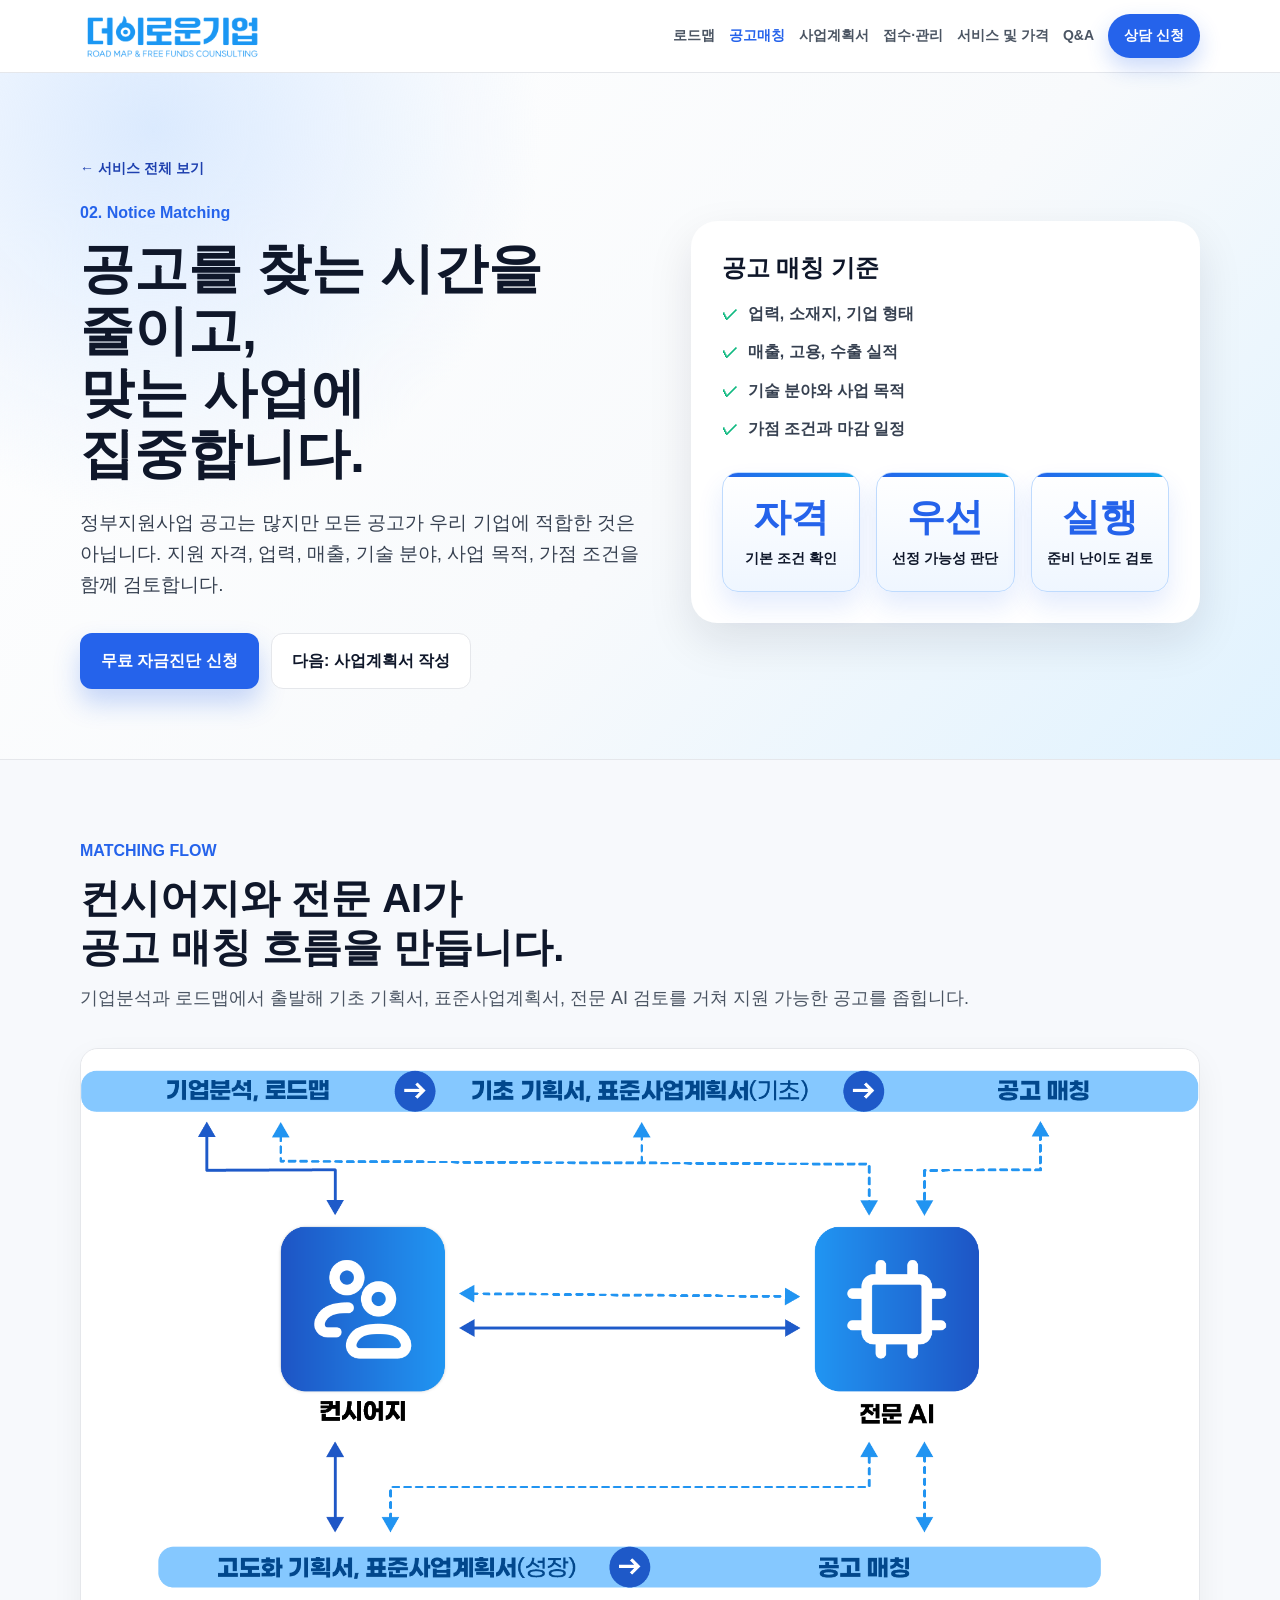
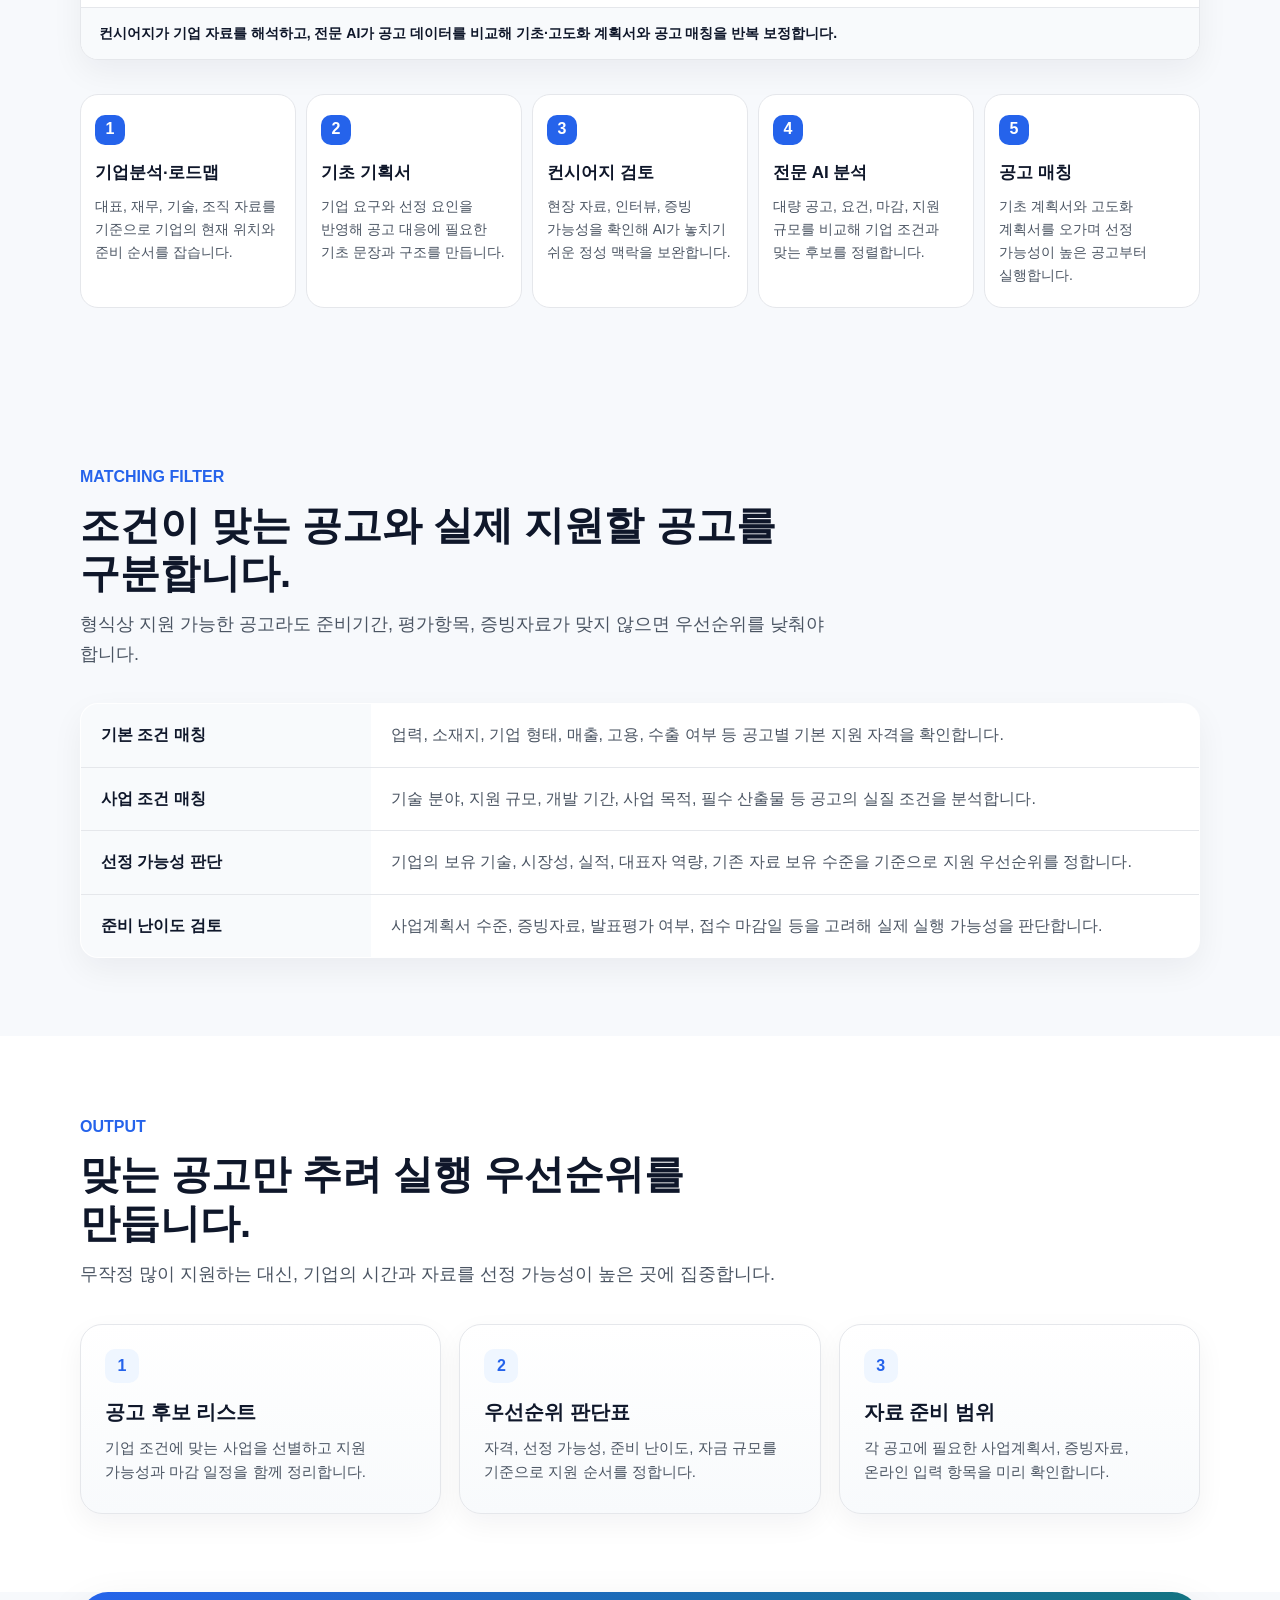
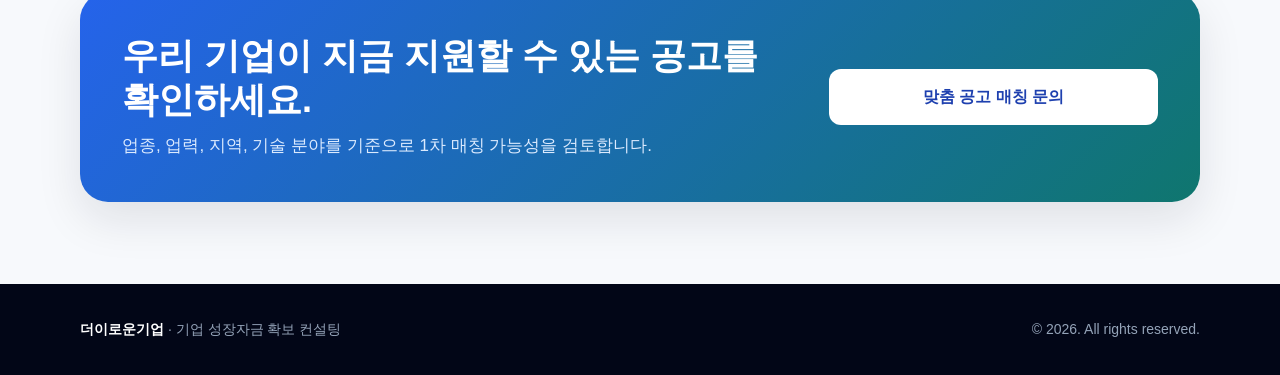
<file: funding-notice-matching.html>
<!DOCTYPE html>
<html lang="ko">
<head>
  <meta charset="UTF-8" />
  <meta name="viewport" content="width=device-width, initial-scale=1.0, maximum-scale=1.0, user-scalable=no, viewport-fit=cover" />
  <title>공고 매칭 자동화 | 더이로운기업</title>
  <link rel="icon" href="./assets/favicon.svg" type="image/svg+xml" />
  <link rel="manifest" href="./manifest.webmanifest" />
  <link rel="apple-touch-icon" href="./assets/apple-touch-icon.png" />
  <meta name="theme-color" content="#0f62fe" />
  <meta name="mobile-web-app-capable" content="yes" />
  <meta name="apple-mobile-web-app-capable" content="yes" />
  <meta name="apple-mobile-web-app-title" content="더이로운기업" />
  <meta name="apple-mobile-web-app-status-bar-style" content="default" />
  <meta name="description" content="업종, 업력, 매출, 기술 분야, 지역, 가점 조건을 기준으로 기업에 맞는 정부지원사업과 R&D 공고를 선별합니다." />
  <meta property="og:image" content="https://baeyzun-create.github.io/funding-strategy-lab-site/assets/social-preview.png" />
  <meta property="og:image:width" content="1200" />
  <meta property="og:image:height" content="630" />
  <meta name="twitter:card" content="summary_large_image" />
  <meta name="twitter:image" content="https://baeyzun-create.github.io/funding-strategy-lab-site/assets/social-preview.png" />
  <link rel="stylesheet" href="./funding-detail-pages.css?v=nav-services-pricing" />
  <style>
    .matching-flow-steps {
      grid-template-columns: repeat(5, minmax(0, 1fr));
      margin-top: 24px;
    }

    .matching-flow-visual figcaption {
      color: var(--navy);
    }

    .mobile-break {
      display: none;
    }

    @media (max-width: 1024px) {
      .matching-flow-steps {
        grid-template-columns: repeat(2, minmax(0, 1fr));
      }
    }

    @media (max-width: 760px) {
      .matching-flow-steps {
        grid-template-columns: 1fr;
      }

      .mobile-break {
        display: block;
      }
    }
  </style>
</head>
<body>
  <header class="header">
    <div class="container nav">
      <a href="./funding-strategy-lab.html" class="logo" aria-label="메인으로 이동">
        <img class="brand-logo" src="./assets/the-eroun-logo.png" alt="더이로운기업 Road Map &amp; Free Funds Consulting" />
      </a>
      <button class="menu-toggle" type="button" aria-label="주요 메뉴 열기" aria-expanded="false" aria-controls="detailNavMenu">
        <span class="menu-toggle-lines" aria-hidden="true"></span>
      </button>
      <nav class="nav-menu" id="detailNavMenu" aria-label="주요 메뉴">
        <a href="./funding-strategy-planning.html">로드맵</a>
        <a href="./funding-notice-matching.html" class="current">공고매칭</a>
        <a href="./funding-proposal-writing.html">사업계획서</a>
        <a href="./funding-submission-management.html">접수·관리</a>
        <a href="./funding-services-pricing.html">서비스 및 가격</a>
        <a href="./funding-qna.html">Q&amp;A</a>
        <a href="./funding-strategy-lab.html#contact" class="nav-cta">상담 신청</a>
      </nav>
    </div>
  </header>

  <main>
    <section class="sub-hero">
      <div class="container hero-grid">
        <div>
          <a href="./funding-strategy-lab.html#services" class="back-link">← 서비스 전체 보기</a>
          <div class="kicker">02. Notice Matching</div>
          <h1>공고를 찾는 시간을 줄이고,<br />맞는 사업에 집중합니다.</h1>
          <p class="hero-lead">
            정부지원사업 공고는 많지만<br class="mobile-break" /> 모든 공고가 우리 기업에<br class="mobile-break" /> 적합한 것은 아닙니다.<br class="mobile-break" />
            지원 자격, 업력, 매출,<br class="mobile-break" /> 기술 분야, 사업 목적,<br class="mobile-break" /> 가점 조건을 함께 검토합니다.
          </p>
          <div class="hero-actions">
            <a href="./funding-strategy-lab.html#contact" class="btn btn-primary">무료 자금진단 신청</a>
            <a href="./funding-proposal-writing.html" class="btn btn-secondary">다음: 사업계획서 작성</a>
          </div>
        </div>
        <aside class="insight-panel">
          <h2>공고 매칭 기준</h2>
          <ul class="check-list">
            <li>업력, 소재지, 기업 형태</li>
            <li>매출, 고용, 수출 실적</li>
            <li>기술 분야와 사업 목적</li>
            <li>가점 조건과 마감 일정</li>
          </ul>
          <div class="metric-strip metric-strip-emphasis">
            <div class="metric">
              <strong>자격</strong>
              <span>기본 조건 확인</span>
            </div>
            <div class="metric">
              <strong>우선</strong>
              <span>선정 가능성 판단</span>
            </div>
            <div class="metric">
              <strong>실행</strong>
              <span>준비 난이도 검토</span>
            </div>
          </div>
        </aside>
      </div>
    </section>

    <section id="matching-flow">
      <div class="container">
        <div class="section-head section-head-wide">
          <span class="section-label">MATCHING FLOW</span>
          <h2>컨시어지와 전문 AI가<br />공고 매칭 흐름을 만듭니다.</h2>
          <p>기업분석과 로드맵에서 출발해<br class="mobile-break" /> 기초 기획서, 표준사업계획서,<br class="mobile-break" /> 전문 AI 검토를 거쳐<br class="mobile-break" /> 지원 가능한 공고를 좁힙니다.</p>
        </div>
        <figure class="roadmap-visual mobile-scroll-visual matching-flow-visual">
          <span class="scroll-cue" aria-hidden="true">← →</span>
          <div class="mobile-scroll-track">
            <img src="./assets/funding-notice-matching-concierge-ai-flow.png" alt="기업분석과 로드맵, 기초 기획서, 컨시어지, 전문 AI, 공고 매칭이 연결되는 공고 매칭 흐름도" />
          </div>
          <figcaption>컨시어지가 기업 자료를 해석하고,<br class="mobile-break" /> 전문 AI가 공고 데이터를 비교해<br class="mobile-break" /> 기초·고도화 계획서와 공고 매칭을 반복 보정합니다.</figcaption>
        </figure>
        <div class="process-guide matching-flow-steps">
          <article class="process-step">
            <h3>기업분석·로드맵</h3>
            <p>대표, 재무, 기술, 조직 자료를 기준으로 기업의 현재 위치와 준비 순서를 잡습니다.</p>
          </article>
          <article class="process-step">
            <h3>기초 기획서</h3>
            <p>기업 요구와 선정 요인을 반영해 공고 대응에 필요한 기초 문장과 구조를 만듭니다.</p>
          </article>
          <article class="process-step">
            <h3>컨시어지 검토</h3>
            <p>현장 자료, 인터뷰, 증빙 가능성을 확인해 AI가 놓치기 쉬운 정성 맥락을 보완합니다.</p>
          </article>
          <article class="process-step">
            <h3>전문 AI 분석</h3>
            <p>대량 공고, 요건, 마감, 지원 규모를 비교해 기업 조건과 맞는 후보를 정렬합니다.</p>
          </article>
          <article class="process-step">
            <h3>공고 매칭</h3>
            <p>기초 계획서와 고도화 계획서를 오가며 선정 가능성이 높은 공고부터 실행합니다.</p>
          </article>
        </div>
      </div>
    </section>

    <section>
      <div class="container">
        <div class="section-head">
          <span class="section-label">MATCHING FILTER</span>
          <h2>조건이 맞는 공고와 실제 지원할 공고를 구분합니다.</h2>
          <p>형식상 지원 가능한 공고라도 준비기간, 평가항목, 증빙자료가 맞지 않으면 우선순위를 낮춰야 합니다.</p>
        </div>
        <table class="info-table">
          <tbody>
            <tr>
              <th>기본 조건 매칭</th>
              <td>업력, 소재지, 기업 형태, 매출, 고용, 수출 여부 등 공고별 기본 지원 자격을 확인합니다.</td>
            </tr>
            <tr>
              <th>사업 조건 매칭</th>
              <td>기술 분야, 지원 규모, 개발 기간, 사업 목적, 필수 산출물 등 공고의 실질 조건을 분석합니다.</td>
            </tr>
            <tr>
              <th>선정 가능성 판단</th>
              <td>기업의 보유 기술, 시장성, 실적, 대표자 역량, 기존 자료 보유 수준을 기준으로 지원 우선순위를 정합니다.</td>
            </tr>
            <tr>
              <th>준비 난이도 검토</th>
              <td>사업계획서 수준, 증빙자료, 발표평가 여부, 접수 마감일 등을 고려해 실제 실행 가능성을 판단합니다.</td>
            </tr>
          </tbody>
        </table>
      </div>
    </section>

    <section class="deliverables">
      <div class="container">
        <div class="section-head">
          <span class="section-label">OUTPUT</span>
          <h2>맞는 공고만 추려 실행 우선순위를 만듭니다.</h2>
          <p>무작정 많이 지원하는 대신, 기업의 시간과 자료를 선정 가능성이 높은 곳에 집중합니다.</p>
        </div>
        <div class="deliverable-grid">
          <article class="deliverable-card">
            <strong>1</strong>
            <h3>공고 후보 리스트</h3>
            <p>기업 조건에 맞는 사업을 선별하고 지원 가능성과 마감 일정을 함께 정리합니다.</p>
          </article>
          <article class="deliverable-card">
            <strong>2</strong>
            <h3>우선순위 판단표</h3>
            <p>자격, 선정 가능성, 준비 난이도, 자금 규모를 기준으로 지원 순서를 정합니다.</p>
          </article>
          <article class="deliverable-card">
            <strong>3</strong>
            <h3>자료 준비 범위</h3>
            <p>각 공고에 필요한 사업계획서, 증빙자료, 온라인 입력 항목을 미리 확인합니다.</p>
          </article>
        </div>
      </div>
    </section>

    <section class="cta-strip">
      <div class="container">
        <div class="cta-box">
          <div>
            <h2>우리 기업이 지금 지원할 수 있는 공고를 확인하세요.</h2>
            <p>업종, 업력, 지역, 기술 분야를 기준으로 1차 매칭 가능성을 검토합니다.</p>
          </div>
          <a href="./funding-strategy-lab.html#contact" class="btn">맞춤 공고 매칭 문의</a>
        </div>
      </div>
    </section>
  </main>

  <footer class="footer">
    <div class="container footer-inner">
      <p><strong>더이로운기업</strong> · 기업 성장자금 확보 컨설팅</p>
      <p>© 2026. All rights reserved.</p>
    </div>
  </footer>
  <script src="./assets/detail-mobile-nav.js"></script>
  <script src="./assets/pwa-register.js?v=7"></script>
  <script src="./assets/disable-mobile-zoom.js"></script>
</body>
</html>
</file>
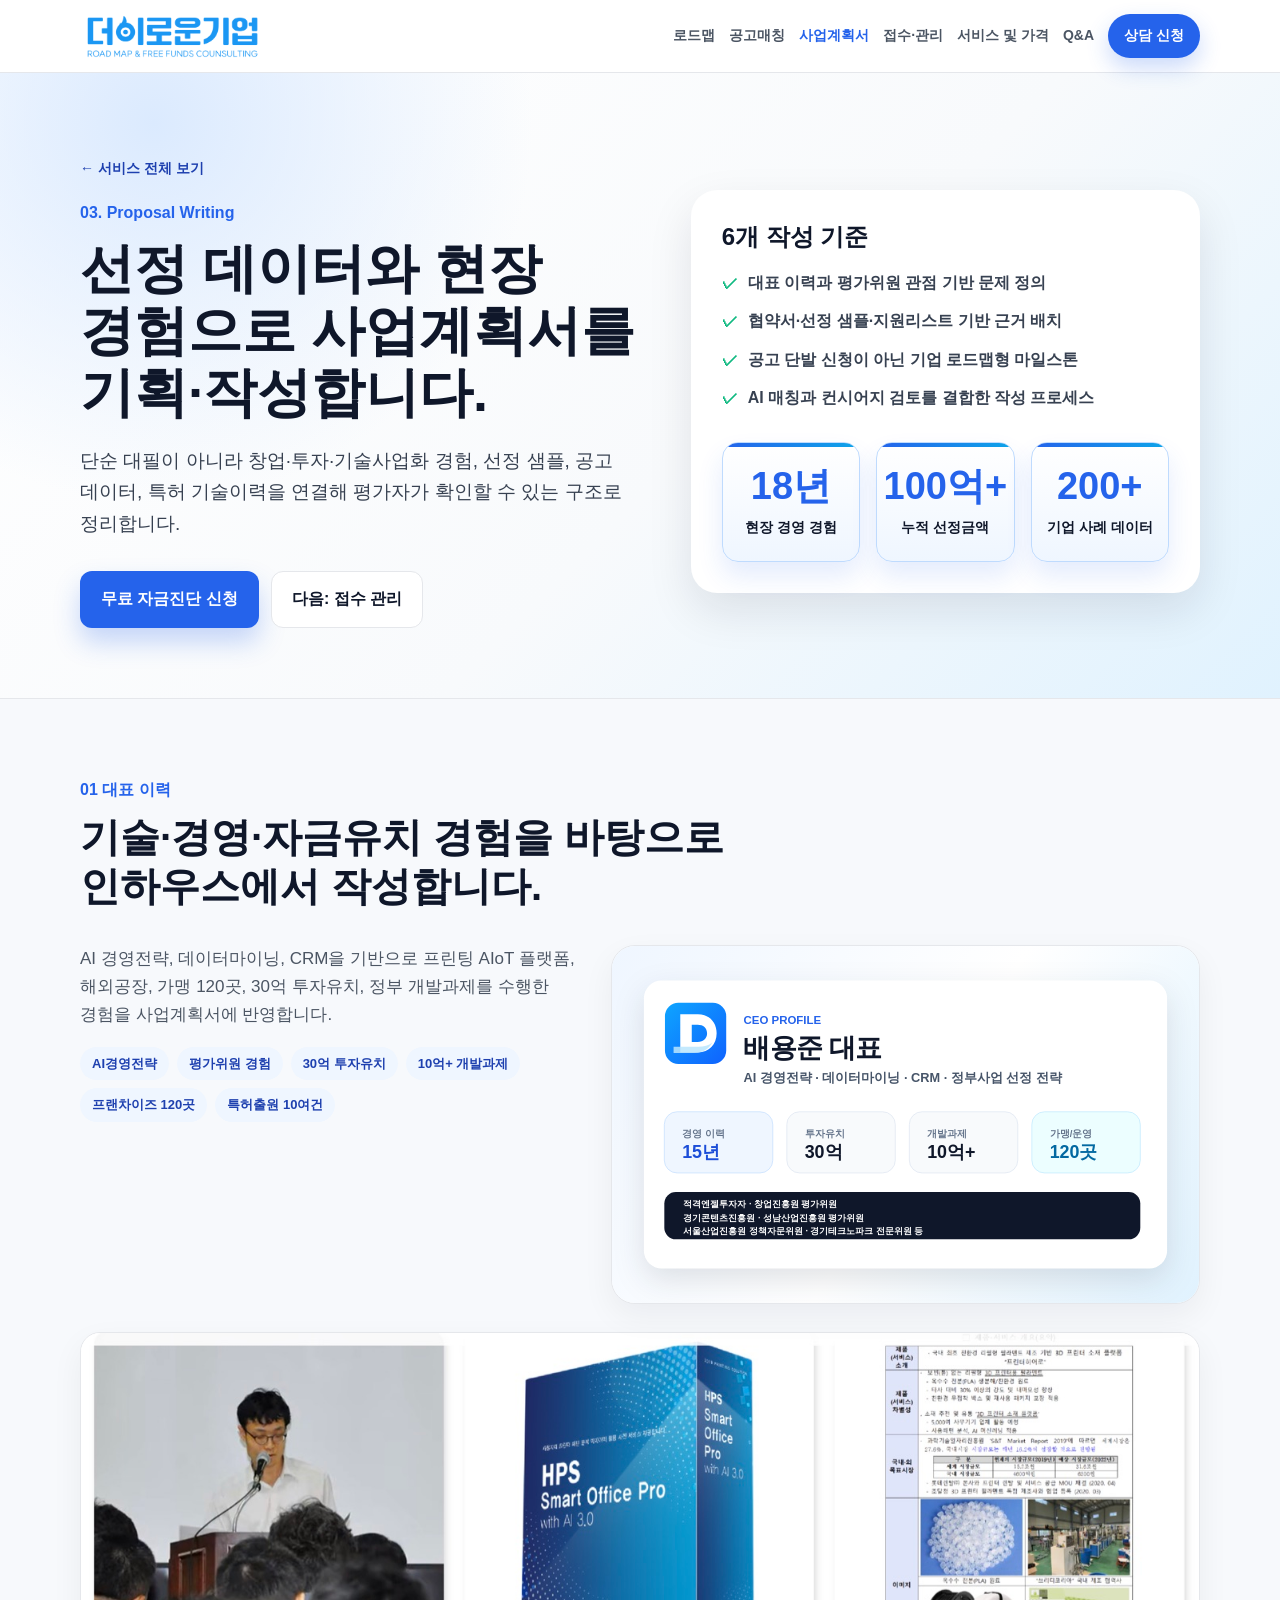
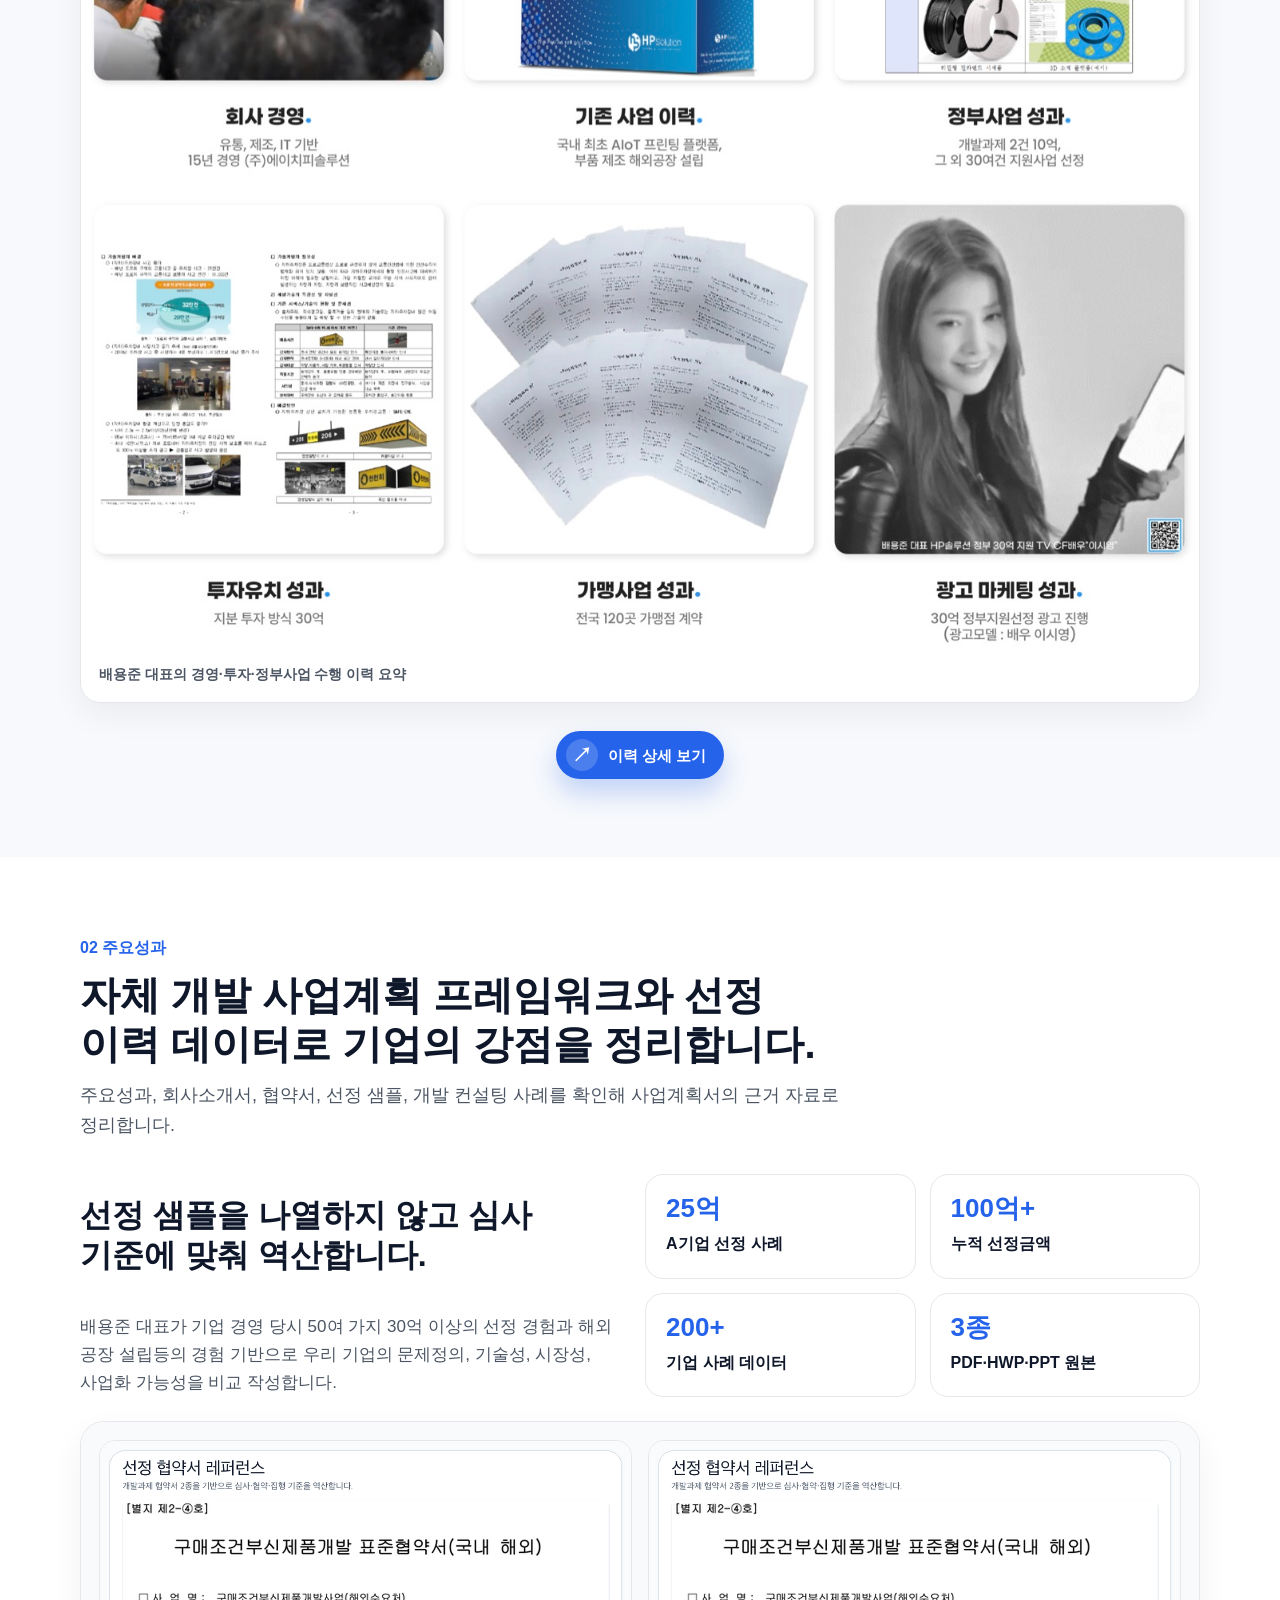
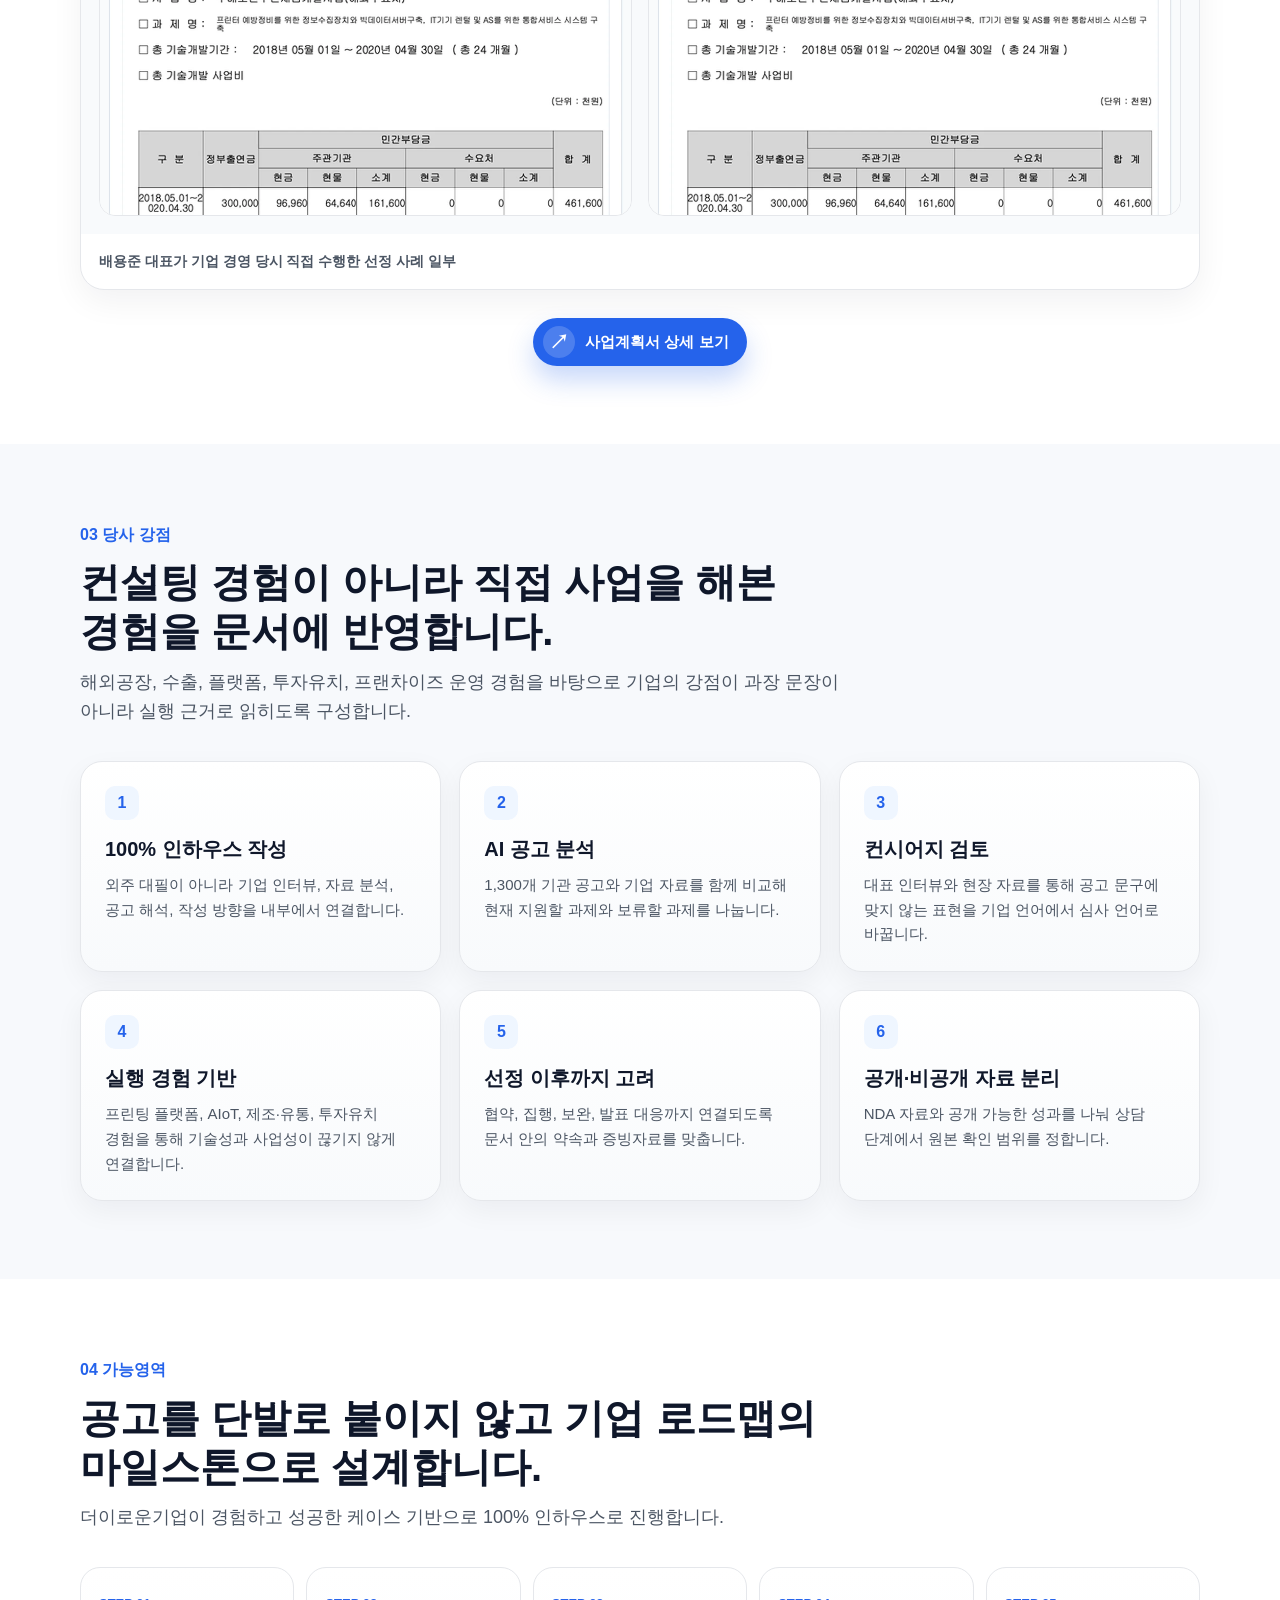
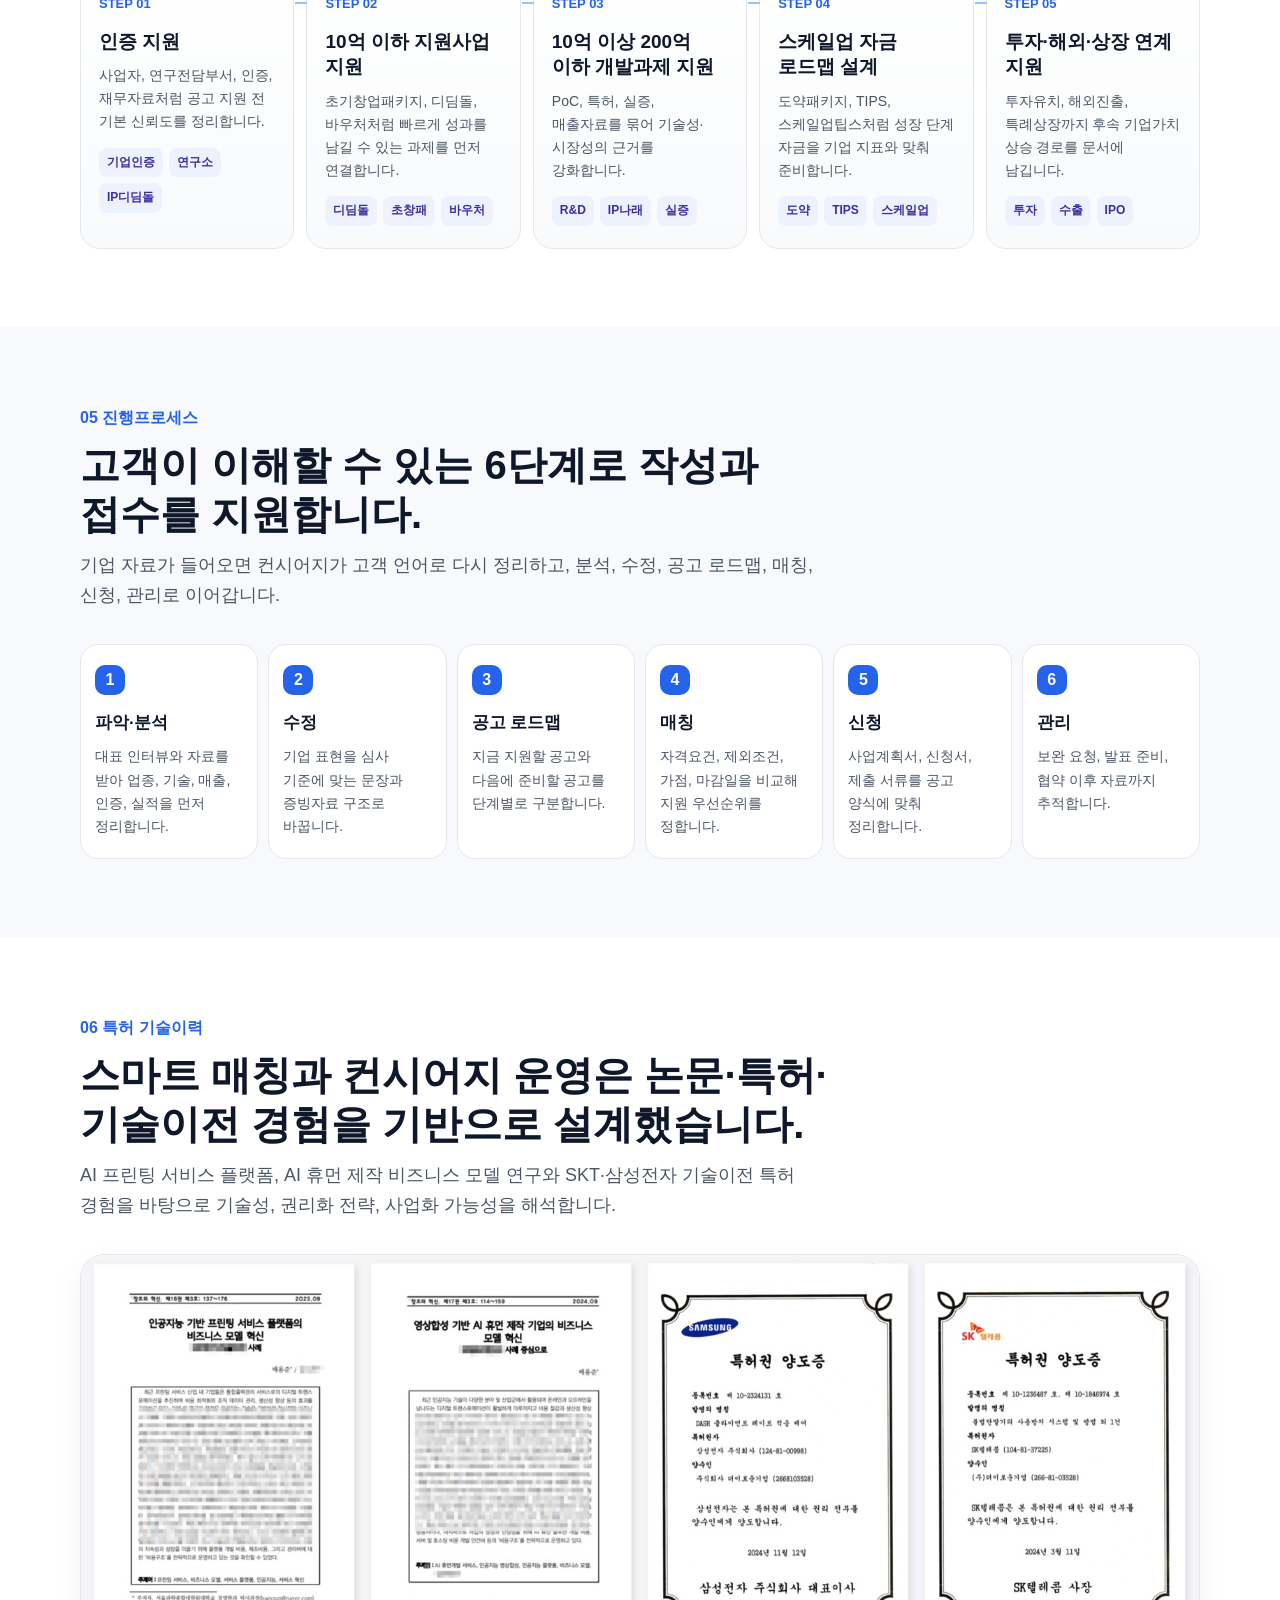
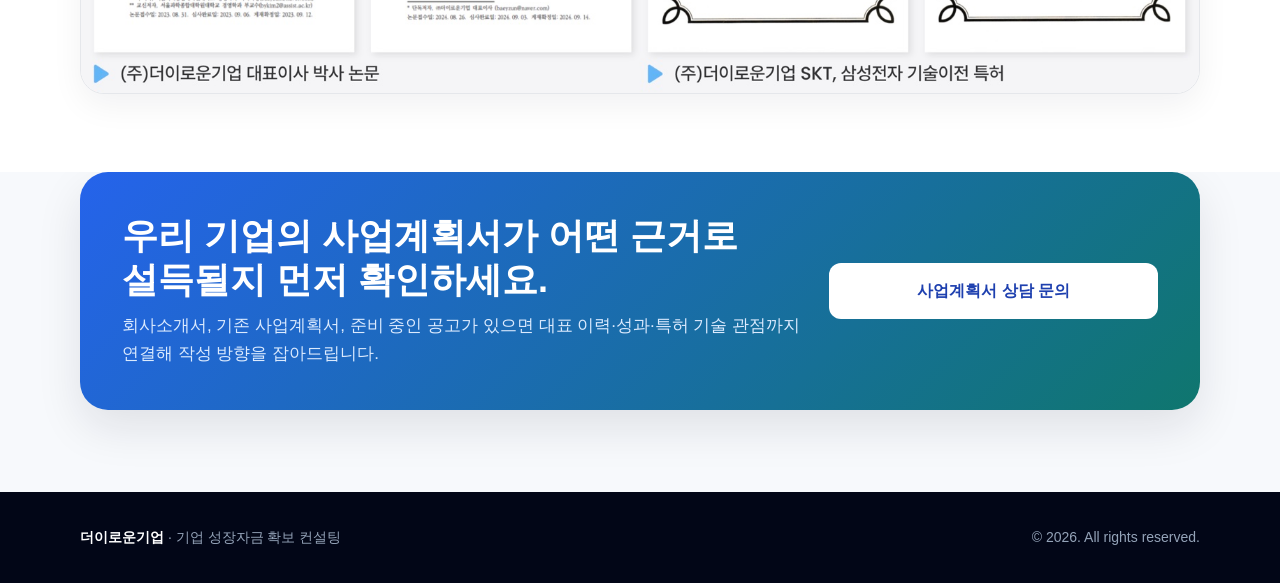
<file: funding-proposal-writing.html>
<!DOCTYPE html>
<html lang="ko">
<head>
  <meta charset="UTF-8" />
  <meta name="viewport" content="width=device-width, initial-scale=1.0, maximum-scale=1.0, user-scalable=no, viewport-fit=cover" />
  <title>기업 분석 기반 사업계획서 작성 | 더이로운기업</title>
  <link rel="icon" href="./assets/favicon.svg" type="image/svg+xml" />
  <link rel="manifest" href="./manifest.webmanifest" />
  <link rel="apple-touch-icon" href="./assets/apple-touch-icon.png" />
  <meta name="theme-color" content="#0f62fe" />
  <meta name="mobile-web-app-capable" content="yes" />
  <meta name="apple-mobile-web-app-capable" content="yes" />
  <meta name="apple-mobile-web-app-title" content="더이로운기업" />
  <meta name="apple-mobile-web-app-status-bar-style" content="default" />
  <meta name="description" content="더이로운기업의 선정 샘플, 협약서, 사업계획서 원본 레퍼런스를 바탕으로 기업 맞춤형 사업계획서를 고도화합니다." />
  <meta property="og:image" content="https://baeyzun-create.github.io/funding-strategy-lab-site/assets/social-preview.png" />
  <meta property="og:image:width" content="1200" />
  <meta property="og:image:height" content="630" />
  <meta name="twitter:card" content="summary_large_image" />
  <meta name="twitter:image" content="https://baeyzun-create.github.io/funding-strategy-lab-site/assets/social-preview.png" />
  <link rel="stylesheet" href="./funding-detail-pages.css?v=nav-services-pricing" />
</head>
<body>
  <header class="header">
    <div class="container nav">
      <a href="./funding-strategy-lab.html" class="logo" aria-label="메인으로 이동">
        <img class="brand-logo" src="./assets/the-eroun-logo.png" alt="더이로운기업 Road Map &amp; Free Funds Consulting" />
      </a>
      <button class="menu-toggle" type="button" aria-label="주요 메뉴 열기" aria-expanded="false" aria-controls="detailNavMenu">
        <span class="menu-toggle-lines" aria-hidden="true"></span>
      </button>
      <nav class="nav-menu" id="detailNavMenu" aria-label="주요 메뉴">
        <a href="./funding-strategy-planning.html">로드맵</a>
        <a href="./funding-notice-matching.html">공고매칭</a>
        <a href="./funding-proposal-writing.html" class="current">사업계획서</a>
        <a href="./funding-submission-management.html">접수·관리</a>
        <a href="./funding-services-pricing.html">서비스 및 가격</a>
        <a href="./funding-qna.html">Q&amp;A</a>
        <a href="./funding-strategy-lab.html#contact" class="nav-cta">상담 신청</a>
      </nav>
    </div>
  </header>

  <main>
    <section class="sub-hero">
      <div class="container hero-grid">
        <div>
          <a href="./funding-strategy-lab.html#services" class="back-link">← 서비스 전체 보기</a>
          <div class="kicker">03. Proposal Writing</div>
          <h1>선정 데이터와 현장 경험으로 사업계획서를 기획·작성합니다.</h1>
          <p class="hero-lead">
            단순 대필이 아니라 창업·투자·기술사업화 경험, 선정 샘플, 공고 데이터, 특허 기술이력을 연결해 평가자가 확인할 수 있는 구조로 정리합니다.
          </p>
          <div class="hero-actions">
            <a href="./funding-strategy-lab.html#contact" class="btn btn-primary">무료 자금진단 신청</a>
            <a href="./funding-submission-management.html" class="btn btn-secondary">다음: 접수 관리</a>
          </div>
        </div>
        <aside class="insight-panel">
          <h2>6개 작성 기준</h2>
          <ul class="check-list">
            <li>대표 이력과 평가위원 관점 기반 문제 정의</li>
            <li>협약서·선정 샘플·지원리스트 기반 근거 배치</li>
            <li>공고 단발 신청이 아닌 기업 로드맵형 마일스톤</li>
            <li>AI 매칭과 컨시어지 검토를 결합한 작성 프로세스</li>
          </ul>
          <div class="metric-strip metric-strip-emphasis">
            <div class="metric">
              <strong>18년</strong>
              <span>현장 경영 경험</span>
            </div>
            <div class="metric">
              <strong>100억+</strong>
              <span>누적 선정금액</span>
            </div>
            <div class="metric">
              <strong>200+</strong>
              <span>기업 사례 데이터</span>
            </div>
          </div>
        </aside>
      </div>
    </section>

    <section class="proposal-section">
      <div class="container">
        <div class="section-head">
          <span class="section-label">01 대표 이력</span>
          <h2>기술·경영·자금유치 경험을 바탕으로 인하우스에서 작성합니다.</h2>
        </div>
        <div class="proposal-split">
          <div class="proposal-copy">
            <p>AI 경영전략, 데이터마이닝, CRM을 기반으로 프린팅 AIoT 플랫폼, 해외공장, 가맹 120곳, 30억 투자유치, 정부 개발과제를 수행한 경험을 사업계획서에 반영합니다.</p>
            <div class="pill-list">
              <span>AI경영전략</span>
              <span>평가위원 경험</span>
              <span>30억 투자유치</span>
              <span>10억+ 개발과제</span>
              <span>프랜차이즈 120곳</span>
              <span>특허출원 10여건</span>
            </div>
          </div>
          <figure class="evidence-card profile-evidence-card">
            <img src="./assets/proposal-ceo-profile-preview.svg" alt="배용준 대표 이력 요약 그래픽" loading="lazy" />
          </figure>
        </div>
        <figure class="evidence-card experience-evidence-card">
          <img src="./assets/proposal-ceo-evidence-grid.jpg" alt="대표 경영, 기존 사업, 정부사업, 투자유치, 가맹사업, 광고 마케팅 성과 자료" loading="lazy" />
          <figcaption>배용준 대표의 경영·투자·정부사업 수행 이력 요약</figcaption>
        </figure>
        <div class="section-icon-actions" aria-label="배용준 대표 이력 상세 보기">
          <a class="icon-link" href="https://thebenefitcompany.notion.site/f4de6c4a0d294f849be8ec9ca753c801" target="_blank" rel="noopener" aria-label="배용준 대표 이력 상세 보기 새 창으로 열기" title="배용준 대표 이력 상세 보기">
            <span class="icon-link-mark" aria-hidden="true">↗</span>
            <span class="icon-link-label">이력 상세 보기</span>
          </a>
        </div>
      </div>
    </section>

    <section class="proposal-section deliverables">
      <div class="container">
        <div class="section-head">
          <span class="section-label">02 주요성과</span>
          <h2>자체 개발 사업계획 프레임워크와 선정 이력 데이터로 기업의 강점을 정리합니다.</h2>
          <p>주요성과, 회사소개서, 협약서, 선정 샘플, 개발 컨설팅 사례를 확인해 사업계획서의 근거 자료로 정리합니다.</p>
        </div>
        <div class="results-frame">
          <div class="proposal-copy results-copy">
            <h3>선정 샘플을 나열하지 않고 심사 기준에 맞춰 역산합니다.</h3>
            <p>배용준 대표가 기업 경영 당시 50여 가지 30억 이상의 선정 경험과 해외 공장 설립등의 경험 기반으로 우리 기업의 문제정의, 기술성, 시장성, 사업화 가능성을 비교 작성합니다.</p>
            <div class="proof-grid">
              <div class="proof-item"><strong>25억</strong><span>A기업 선정 사례</span></div>
              <div class="proof-item"><strong>100억+</strong><span>누적 선정금액</span></div>
              <div class="proof-item"><strong>200+</strong><span>기업 사례 데이터</span></div>
              <div class="proof-item"><strong>3종</strong><span>PDF·HWP·PPT 원본</span></div>
            </div>
          </div>
          <figure class="evidence-card result-evidence-card">
            <div class="result-evidence-panes">
              <span class="result-evidence-pane result-evidence-pane-top">
                <img src="./assets/proposal-agreement-combined.webp" alt="구매조건부 신제품개발 표준협약서 근거 이미지" loading="lazy" />
              </span>
              <span class="result-evidence-pane result-evidence-pane-bottom">
                <img src="./assets/proposal-agreement-combined.webp" alt="중소기업 기술개발사업 협약서 근거 이미지" loading="lazy" />
              </span>
            </div>
            <figcaption>배용준 대표가 기업 경영 당시 직접 수행한 선정 사례 일부</figcaption>
          </figure>
        </div>
        <div class="section-icon-actions" aria-label="사업계획서 상세 보기">
          <a class="icon-link" href="https://thebenefitcompany.notion.site/f4de6c4a0d294f849be8ec9ca753c801" target="_blank" rel="noopener" aria-label="사업계획서 상세 보기 새 창으로 열기" title="사업계획서 상세 보기">
            <span class="icon-link-mark" aria-hidden="true">↗</span>
            <span class="icon-link-label">사업계획서 상세 보기</span>
          </a>
        </div>
      </div>
    </section>

    <section class="proposal-section">
      <div class="container">
        <div class="section-head">
          <span class="section-label">03 당사 강점</span>
          <h2>컨설팅 경험이 아니라 직접 사업을 해본 경험을 문서에 반영합니다.</h2>
          <p>해외공장, 수출, 플랫폼, 투자유치, 프랜차이즈 운영 경험을 바탕으로 기업의 강점이 과장 문장이 아니라 실행 근거로 읽히도록 구성합니다.</p>
        </div>
        <div class="deliverable-grid">
          <article class="deliverable-card">
            <strong>1</strong>
            <h3>100% 인하우스 작성</h3>
            <p>외주 대필이 아니라 기업 인터뷰, 자료 분석, 공고 해석, 작성 방향을 내부에서 연결합니다.</p>
          </article>
          <article class="deliverable-card">
            <strong>2</strong>
            <h3>AI 공고 분석</h3>
            <p>1,300개 기관 공고와 기업 자료를 함께 비교해 현재 지원할 과제와 보류할 과제를 나눕니다.</p>
          </article>
          <article class="deliverable-card">
            <strong>3</strong>
            <h3>컨시어지 검토</h3>
            <p>대표 인터뷰와 현장 자료를 통해 공고 문구에 맞지 않는 표현을 기업 언어에서 심사 언어로 바꿉니다.</p>
          </article>
          <article class="deliverable-card">
            <strong>4</strong>
            <h3>실행 경험 기반</h3>
            <p>프린팅 플랫폼, AIoT, 제조·유통, 투자유치 경험을 통해 기술성과 사업성이 끊기지 않게 연결합니다.</p>
          </article>
          <article class="deliverable-card">
            <strong>5</strong>
            <h3>선정 이후까지 고려</h3>
            <p>협약, 집행, 보완, 발표 대응까지 연결되도록 문서 안의 약속과 증빙자료를 맞춥니다.</p>
          </article>
          <article class="deliverable-card">
            <strong>6</strong>
            <h3>공개·비공개 자료 분리</h3>
            <p>NDA 자료와 공개 가능한 성과를 나눠 상담 단계에서 원본 확인 범위를 정합니다.</p>
          </article>
        </div>
      </div>
    </section>

    <section class="proposal-section deliverables">
      <div class="container">
        <div class="section-head">
          <span class="section-label">04 가능영역</span>
          <h2>공고를 단발로 붙이지 않고 기업 로드맵의 마일스톤으로 설계합니다.</h2>
          <p>더이로운기업이 경험하고 성공한 케이스 기반으로 100% 인하우스로 진행합니다.</p>
        </div>
        <div class="milestone-map" aria-label="기업 로드맵 기반 지원사업 마일스톤">
          <article class="milestone">
            <b>STEP 01</b>
            <h3>인증 지원</h3>
            <p>사업자, 연구전담부서, 인증, 재무자료처럼 공고 지원 전 기본 신뢰도를 정리합니다.</p>
            <div class="program-tags"><span>기업인증</span><span>연구소</span><span>IP디딤돌</span></div>
          </article>
          <article class="milestone">
            <b>STEP 02</b>
            <h3>10억 이하 지원사업 지원</h3>
            <p>초기창업패키지, 디딤돌, 바우처처럼 빠르게 성과를 남길 수 있는 과제를 먼저 연결합니다.</p>
            <div class="program-tags"><span>디딤돌</span><span>초창패</span><span>바우처</span></div>
          </article>
          <article class="milestone">
            <b>STEP 03</b>
            <h3>10억 이상 200억 이하 개발과제 지원</h3>
            <p>PoC, 특허, 실증, 매출자료를 묶어 기술성·시장성의 근거를 강화합니다.</p>
            <div class="program-tags"><span>R&D</span><span>IP나래</span><span>실증</span></div>
          </article>
          <article class="milestone">
            <b>STEP 04</b>
            <h3>스케일업 자금 로드맵 설계</h3>
            <p>도약패키지, TIPS, 스케일업팁스처럼 성장 단계 자금을 기업 지표와 맞춰 준비합니다.</p>
            <div class="program-tags"><span>도약</span><span>TIPS</span><span>스케일업</span></div>
          </article>
          <article class="milestone">
            <b>STEP 05</b>
            <h3>투자·해외·상장 연계 지원</h3>
            <p>투자유치, 해외진출, 특례상장까지 후속 기업가치 상승 경로를 문서에 남깁니다.</p>
            <div class="program-tags"><span>투자</span><span>수출</span><span>IPO</span></div>
          </article>
        </div>
      </div>
    </section>

    <section class="proposal-section">
      <div class="container">
        <div class="section-head">
          <span class="section-label">05 진행프로세스</span>
          <h2>고객이 이해할 수 있는 6단계로 작성과 접수를 지원합니다.</h2>
          <p>기업 자료가 들어오면 컨시어지가 고객 언어로 다시 정리하고, 분석, 수정, 공고 로드맵, 매칭, 신청, 관리로 이어갑니다.</p>
        </div>
        <div class="process-guide">
          <article class="process-step">
            <h3>파악·분석</h3>
            <p>대표 인터뷰와 자료를 받아 업종, 기술, 매출, 인증, 실적을 먼저 정리합니다.</p>
          </article>
          <article class="process-step">
            <h3>수정</h3>
            <p>기업 표현을 심사 기준에 맞는 문장과 증빙자료 구조로 바꿉니다.</p>
          </article>
          <article class="process-step">
            <h3>공고 로드맵</h3>
            <p>지금 지원할 공고와 다음에 준비할 공고를 단계별로 구분합니다.</p>
          </article>
          <article class="process-step">
            <h3>매칭</h3>
            <p>자격요건, 제외조건, 가점, 마감일을 비교해 지원 우선순위를 정합니다.</p>
          </article>
          <article class="process-step">
            <h3>신청</h3>
            <p>사업계획서, 신청서, 제출 서류를 공고 양식에 맞춰 정리합니다.</p>
          </article>
          <article class="process-step">
            <h3>관리</h3>
            <p>보완 요청, 발표 준비, 협약 이후 자료까지 추적합니다.</p>
          </article>
        </div>
      </div>
    </section>

    <section class="proposal-section deliverables">
      <div class="container">
        <div class="section-head">
          <span class="section-label">06 특허 기술이력</span>
          <h2>스마트 매칭과 컨시어지 운영은 논문·특허·기술이전 경험을 기반으로 설계했습니다.</h2>
          <p>AI 프린팅 서비스 플랫폼, AI 휴먼 제작 비즈니스 모델 연구와 SKT·삼성전자 기술이전 특허 경험을 바탕으로 기술성, 권리화 전략, 사업화 가능성을 해석합니다.</p>
        </div>
        <div class="patent-evidence-stack">
          <figure class="evidence-card patent-evidence-card mobile-scroll-visual">
            <div class="patent-evidence-scroll">
              <span class="patent-evidence-canvas">
                <img src="./assets/proposal-patent-paper-evidence.jpg" alt="대표 논문 2건과 SKT, 삼성전자 기술이전 특허 증빙 이미지" loading="lazy" />
              </span>
            </div>
            <span class="scroll-cue" aria-hidden="true">← →</span>
          </figure>
        </div>
      </div>
    </section>

    <section class="cta-strip">
      <div class="container">
        <div class="cta-box">
          <div>
            <h2>우리 기업의 사업계획서가 어떤 근거로 설득될지 먼저 확인하세요.</h2>
            <p>회사소개서, 기존 사업계획서, 준비 중인 공고가 있으면 대표 이력·성과·특허 기술 관점까지 연결해 작성 방향을 잡아드립니다.</p>
          </div>
          <a href="./funding-strategy-lab.html#contact" class="btn">사업계획서 상담 문의</a>
        </div>
      </div>
    </section>
  </main>

  <footer class="footer">
    <div class="container footer-inner">
      <p><strong>더이로운기업</strong> · 기업 성장자금 확보 컨설팅</p>
      <p>© 2026. All rights reserved.</p>
    </div>
  </footer>
  <script src="./assets/detail-mobile-nav.js"></script>
  <script src="./assets/pwa-register.js?v=7"></script>
  <script src="./assets/disable-mobile-zoom.js"></script>
</body>
</html>
</file>
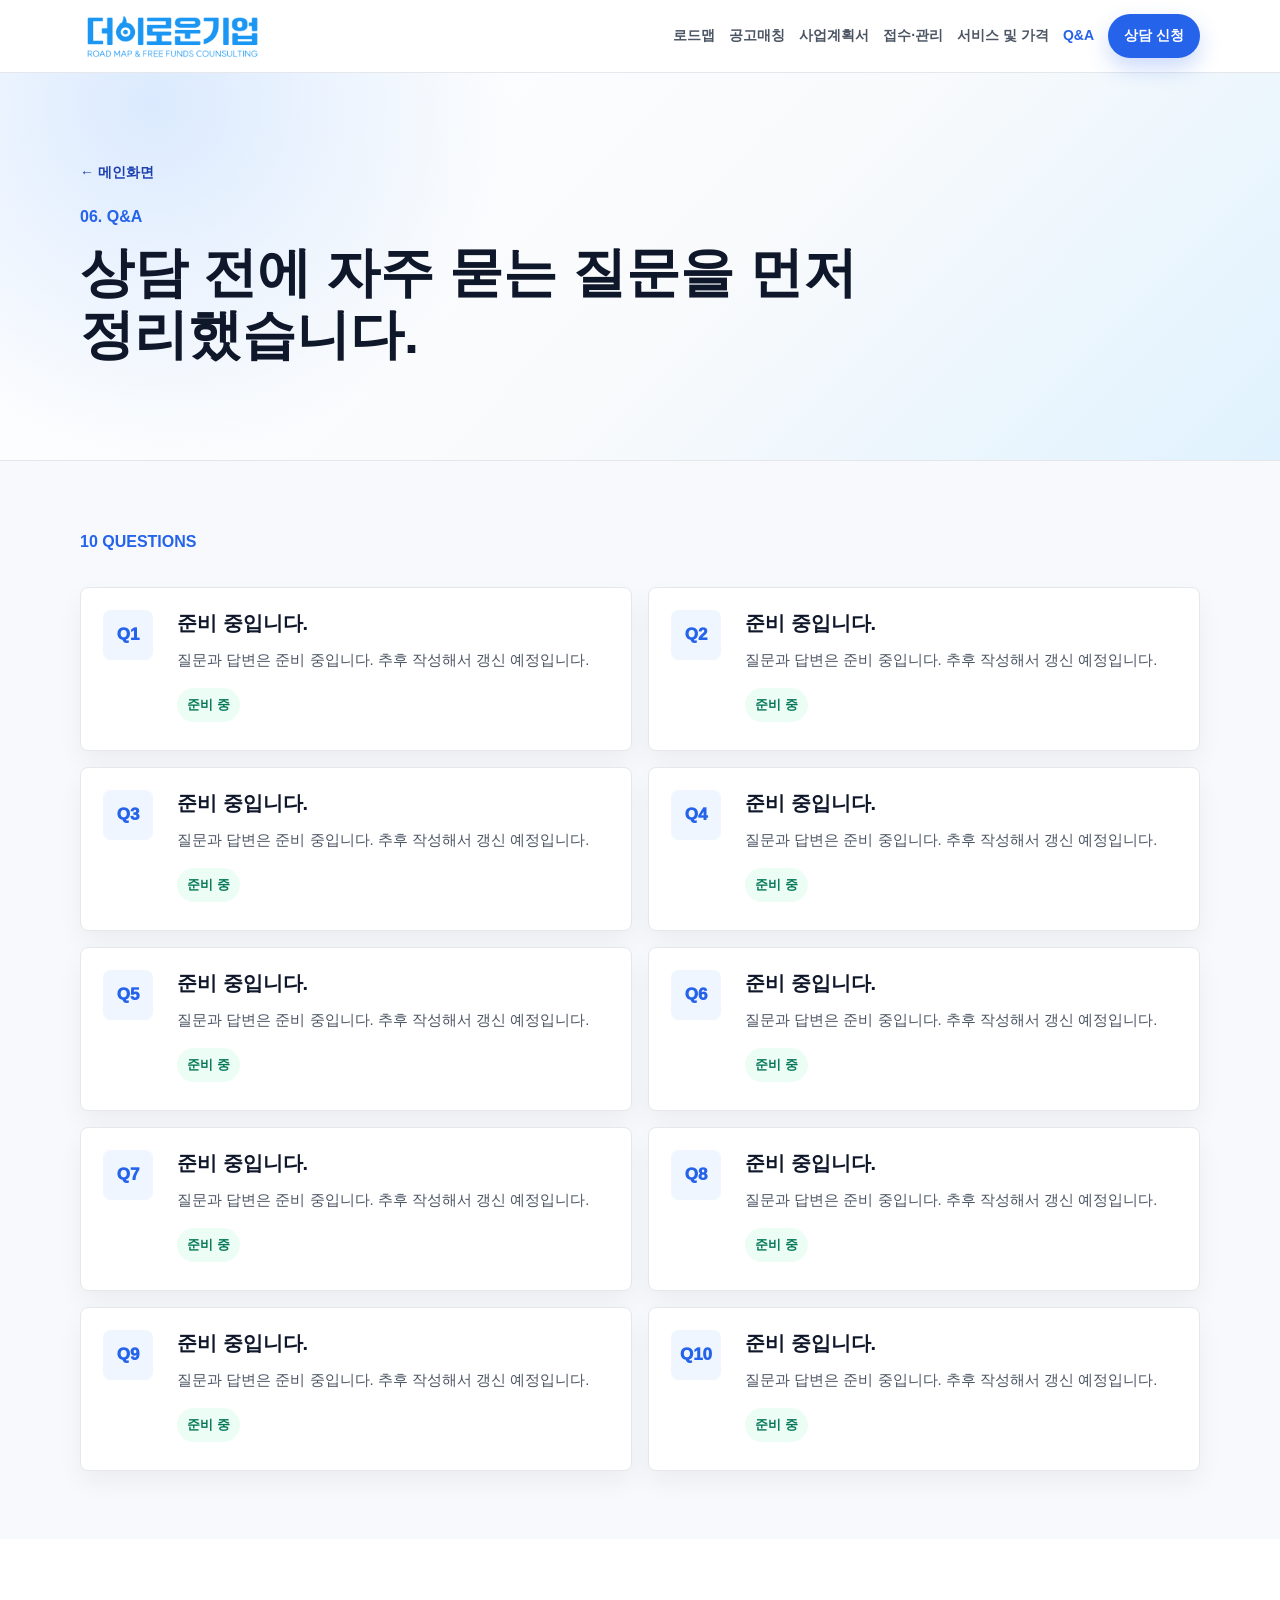
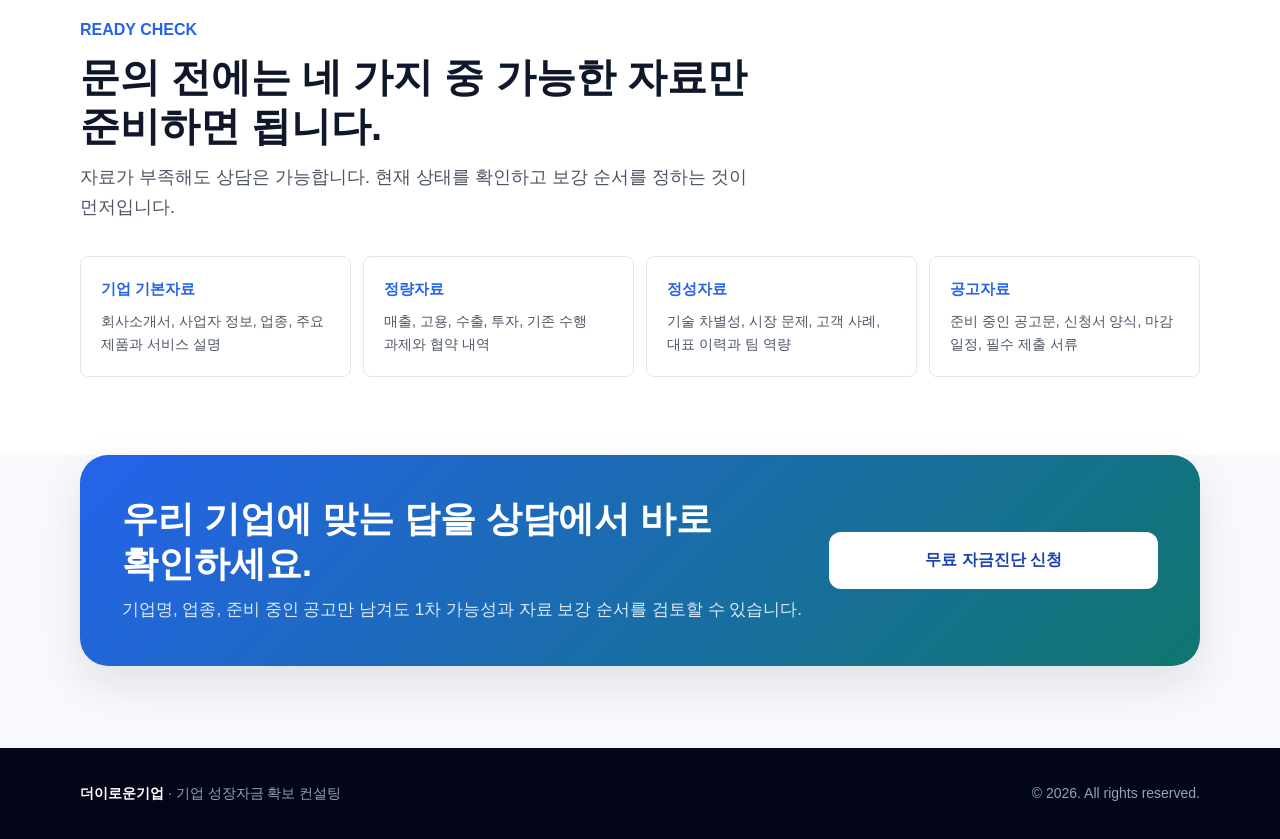
<file: funding-qna.html>
<!DOCTYPE html>
<html lang="ko">
<head>
  <meta charset="UTF-8" />
  <meta name="viewport" content="width=device-width, initial-scale=1.0, maximum-scale=1.0, user-scalable=no, viewport-fit=cover" />
  <title>Q&amp;A | 더이로운기업</title>
  <link rel="icon" href="./assets/favicon.svg" type="image/svg+xml" />
  <link rel="manifest" href="./manifest.webmanifest" />
  <link rel="apple-touch-icon" href="./assets/apple-touch-icon.png" />
  <meta name="theme-color" content="#0f62fe" />
  <meta name="mobile-web-app-capable" content="yes" />
  <meta name="apple-mobile-web-app-capable" content="yes" />
  <meta name="apple-mobile-web-app-title" content="더이로운기업" />
  <meta name="apple-mobile-web-app-status-bar-style" content="default" />
  <meta name="description" content="더이로운기업 성장자금 컨설팅, 공고매칭, 사업계획서 작성, 접수관리, 월별 리포트 관련 자주 묻는 질문 10가지를 정리했습니다." />
  <meta property="og:image" content="https://baeyzun-create.github.io/funding-strategy-lab-site/assets/social-preview.png" />
  <meta property="og:image:width" content="1200" />
  <meta property="og:image:height" content="630" />
  <meta name="twitter:card" content="summary_large_image" />
  <meta name="twitter:image" content="https://baeyzun-create.github.io/funding-strategy-lab-site/assets/social-preview.png" />
  <link rel="stylesheet" href="./funding-detail-pages.css?v=qna-page" />
  <style>
    .qna-hero .hero-grid {
      grid-template-columns: minmax(0, 820px);
      justify-content: start;
    }

    .qna-hero {
      padding: clamp(58px, 7vw, 86px) 0 clamp(48px, 6vw, 72px);
    }

    .qna-hero h1 {
      max-width: 780px;
    }

    #qna-list {
      padding: clamp(46px, 6vw, 68px) 0;
    }

    #qna-list .section-head {
      margin-bottom: 22px;
    }

    .qna-list {
      display: grid;
      grid-template-columns: repeat(2, minmax(0, 1fr));
      gap: 16px;
      align-items: stretch;
    }

    .qna-item {
      display: grid;
      grid-template-columns: 58px minmax(0, 1fr);
      gap: 16px;
      align-items: start;
      min-height: 164px;
      padding: 22px;
      border: 1px solid var(--gray-200);
      border-radius: 8px;
      background: var(--white);
      box-shadow: 0 12px 26px rgba(15, 23, 42, 0.05);
    }

    .qna-number {
      display: inline-flex;
      width: 50px;
      height: 50px;
      align-items: center;
      justify-content: center;
      border-radius: 8px;
      background: var(--blue-soft);
      color: var(--blue);
      font-size: 17px;
      font-weight: 950;
      letter-spacing: 0;
      white-space: nowrap;
    }

    .qna-content h3 {
      color: var(--navy);
      font-size: 20px;
      line-height: 1.35;
      letter-spacing: 0;
    }

    .qna-content p {
      margin-top: 10px;
      color: var(--gray-600);
      font-size: 15px;
      line-height: 1.68;
    }

    .qna-answer-label {
      display: inline-flex;
      margin-top: 16px;
      padding: 6px 10px;
      border-radius: 999px;
      background: #ecfdf5;
      color: #047857;
      font-size: 13px;
      font-weight: 900;
    }

    .qna-ready-grid {
      display: grid;
      grid-template-columns: repeat(4, minmax(0, 1fr));
      gap: 12px;
    }

    .qna-ready-item {
      padding: 20px;
      border: 1px solid var(--gray-200);
      border-radius: 8px;
      background: var(--white);
    }

    .qna-ready-item strong {
      display: block;
      color: var(--blue);
      font-size: 15px;
      font-weight: 950;
    }

    .qna-ready-item p {
      margin-top: 8px;
      color: var(--gray-600);
      font-size: 14px;
      line-height: 1.65;
    }

    @media (max-width: 900px) {
      .qna-list,
      .qna-ready-grid {
        grid-template-columns: 1fr;
      }

      .qna-item {
        min-height: auto;
      }
    }

    @media (max-width: 760px) {
      .qna-hero {
        padding: 50px 0 42px;
      }

      #qna-list {
        padding: 40px 0 46px;
      }

      #qna-list .section-head {
        margin-bottom: 14px;
      }

      .qna-list {
        gap: 10px;
      }

      .qna-ready-grid {
        grid-template-columns: 1fr;
      }

      .qna-item {
        grid-template-columns: auto minmax(0, 1fr);
        gap: 12px;
        align-items: center;
        padding: 16px;
        cursor: pointer;
      }

      .qna-number {
        width: fit-content;
        min-width: 46px;
        height: 38px;
        padding: 0 12px;
        font-size: 15px;
      }

      .qna-content {
        min-width: 0;
      }

      .qna-content h3 {
        display: flex;
        gap: 10px;
        align-items: center;
        justify-content: space-between;
        font-size: 17px;
        cursor: pointer;
      }

      .qna-content h3::after {
        display: inline-flex;
        min-width: 42px;
        min-height: 28px;
        align-items: center;
        justify-content: center;
        border-radius: 999px;
        background: var(--blue-soft);
        color: var(--blue);
        font-size: 12px;
        font-weight: 900;
        content: "열기";
      }

      .qna-content p,
      .qna-answer-label {
        display: none;
      }

      .qna-item.is-open {
        align-items: start;
      }

      .qna-item.is-open .qna-content h3::after {
        content: "닫기";
      }

      .qna-item.is-open .qna-content p {
        display: block;
      }

      .qna-item.is-open .qna-answer-label {
        display: inline-flex;
      }
    }
  </style>
</head>
<body>
  <header class="header">
    <div class="container nav">
      <a href="./funding-strategy-lab.html" class="logo" aria-label="메인으로 이동">
        <img class="brand-logo" src="./assets/the-eroun-logo.png" alt="더이로운기업 Road Map &amp; Free Funds Consulting" />
      </a>
      <button class="menu-toggle" type="button" aria-label="주요 메뉴 열기" aria-expanded="false" aria-controls="detailNavMenu">
        <span class="menu-toggle-lines" aria-hidden="true"></span>
      </button>
      <nav class="nav-menu" id="detailNavMenu" aria-label="주요 메뉴">
        <a href="./funding-strategy-planning.html">로드맵</a>
        <a href="./funding-notice-matching.html">공고매칭</a>
        <a href="./funding-proposal-writing.html">사업계획서</a>
        <a href="./funding-submission-management.html">접수·관리</a>
        <a href="./funding-services-pricing.html">서비스 및 가격</a>
        <a href="./funding-qna.html" class="current">Q&amp;A</a>
        <a href="./funding-strategy-lab.html#contact" class="nav-cta">상담 신청</a>
      </nav>
    </div>
  </header>

  <main>
    <section class="sub-hero qna-hero">
      <div class="container hero-grid">
        <div>
          <a href="./funding-strategy-lab.html" class="back-link">← 메인화면</a>
          <div class="kicker">06. Q&amp;A</div>
          <h1>상담 전에 자주 묻는 질문을 먼저 정리했습니다.</h1>
        </div>
      </div>
    </section>

    <section id="qna-list">
      <div class="container">
        <div class="section-head">
          <span class="section-label">10 QUESTIONS</span>
        </div>
        <div class="qna-list">
          <article class="qna-item">
            <span class="qna-number">Q1</span>
            <div class="qna-content">
              <h3>준비 중입니다.</h3>
              <p>질문과 답변은 준비 중입니다. 추후 작성해서 갱신 예정입니다.</p>
              <span class="qna-answer-label">준비 중</span>
            </div>
          </article>

          <article class="qna-item">
            <span class="qna-number">Q2</span>
            <div class="qna-content">
              <h3>준비 중입니다.</h3>
              <p>질문과 답변은 준비 중입니다. 추후 작성해서 갱신 예정입니다.</p>
              <span class="qna-answer-label">준비 중</span>
            </div>
          </article>

          <article class="qna-item">
            <span class="qna-number">Q3</span>
            <div class="qna-content">
              <h3>준비 중입니다.</h3>
              <p>질문과 답변은 준비 중입니다. 추후 작성해서 갱신 예정입니다.</p>
              <span class="qna-answer-label">준비 중</span>
            </div>
          </article>

          <article class="qna-item">
            <span class="qna-number">Q4</span>
            <div class="qna-content">
              <h3>준비 중입니다.</h3>
              <p>질문과 답변은 준비 중입니다. 추후 작성해서 갱신 예정입니다.</p>
              <span class="qna-answer-label">준비 중</span>
            </div>
          </article>

          <article class="qna-item">
            <span class="qna-number">Q5</span>
            <div class="qna-content">
              <h3>준비 중입니다.</h3>
              <p>질문과 답변은 준비 중입니다. 추후 작성해서 갱신 예정입니다.</p>
              <span class="qna-answer-label">준비 중</span>
            </div>
          </article>

          <article class="qna-item">
            <span class="qna-number">Q6</span>
            <div class="qna-content">
              <h3>준비 중입니다.</h3>
              <p>질문과 답변은 준비 중입니다. 추후 작성해서 갱신 예정입니다.</p>
              <span class="qna-answer-label">준비 중</span>
            </div>
          </article>

          <article class="qna-item">
            <span class="qna-number">Q7</span>
            <div class="qna-content">
              <h3>준비 중입니다.</h3>
              <p>질문과 답변은 준비 중입니다. 추후 작성해서 갱신 예정입니다.</p>
              <span class="qna-answer-label">준비 중</span>
            </div>
          </article>

          <article class="qna-item">
            <span class="qna-number">Q8</span>
            <div class="qna-content">
              <h3>준비 중입니다.</h3>
              <p>질문과 답변은 준비 중입니다. 추후 작성해서 갱신 예정입니다.</p>
              <span class="qna-answer-label">준비 중</span>
            </div>
          </article>

          <article class="qna-item">
            <span class="qna-number">Q9</span>
            <div class="qna-content">
              <h3>준비 중입니다.</h3>
              <p>질문과 답변은 준비 중입니다. 추후 작성해서 갱신 예정입니다.</p>
              <span class="qna-answer-label">준비 중</span>
            </div>
          </article>

          <article class="qna-item">
            <span class="qna-number">Q10</span>
            <div class="qna-content">
              <h3>준비 중입니다.</h3>
              <p>질문과 답변은 준비 중입니다. 추후 작성해서 갱신 예정입니다.</p>
              <span class="qna-answer-label">준비 중</span>
            </div>
          </article>
        </div>
      </div>
    </section>

    <section class="deliverables">
      <div class="container">
        <div class="section-head">
          <span class="section-label">READY CHECK</span>
          <h2>문의 전에는 네 가지 중 가능한 자료만 준비하면 됩니다.</h2>
          <p>자료가 부족해도 상담은 가능합니다. 현재 상태를 확인하고 보강 순서를 정하는 것이 먼저입니다.</p>
        </div>
        <div class="qna-ready-grid">
          <article class="qna-ready-item">
            <strong>기업 기본자료</strong>
            <p>회사소개서, 사업자 정보, 업종, 주요 제품과 서비스 설명</p>
          </article>
          <article class="qna-ready-item">
            <strong>정량자료</strong>
            <p>매출, 고용, 수출, 투자, 기존 수행 과제와 협약 내역</p>
          </article>
          <article class="qna-ready-item">
            <strong>정성자료</strong>
            <p>기술 차별성, 시장 문제, 고객 사례, 대표 이력과 팀 역량</p>
          </article>
          <article class="qna-ready-item">
            <strong>공고자료</strong>
            <p>준비 중인 공고문, 신청서 양식, 마감 일정, 필수 제출 서류</p>
          </article>
        </div>
      </div>
    </section>

    <section class="cta-strip">
      <div class="container">
        <div class="cta-box">
          <div>
            <h2>우리 기업에 맞는 답을 상담에서 바로 확인하세요.</h2>
            <p>기업명, 업종, 준비 중인 공고만 남겨도 1차 가능성과 자료 보강 순서를 검토할 수 있습니다.</p>
          </div>
          <a href="./funding-strategy-lab.html#contact" class="btn">무료 자금진단 신청</a>
        </div>
      </div>
    </section>
  </main>

  <footer class="footer">
    <div class="container footer-inner">
      <p><strong>더이로운기업</strong> · 기업 성장자금 확보 컨설팅</p>
      <p>© 2026. All rights reserved.</p>
    </div>
  </footer>
  <script>
    (function () {
      const mobileQuery = window.matchMedia("(max-width: 760px)");
      const items = Array.from(document.querySelectorAll(".qna-item"));

      if (!items.length) {
        return;
      }

      const closeItem = (item) => {
        const heading = item.querySelector(".qna-content h3");
        item.classList.remove("is-open");
        if (heading) {
          heading.setAttribute("aria-expanded", "false");
        }
      };

      const toggleItem = (item) => {
        if (!mobileQuery.matches) {
          return;
        }

        const isOpening = !item.classList.contains("is-open");
        items.forEach(closeItem);

        if (isOpening) {
          const heading = item.querySelector(".qna-content h3");
          item.classList.add("is-open");
          if (heading) {
            heading.setAttribute("aria-expanded", "true");
          }
        }
      };

      items.forEach((item, index) => {
        const heading = item.querySelector(".qna-content h3");
        const answer = item.querySelector(".qna-content p");

        if (!heading || !answer) {
          return;
        }

        answer.id = "qna-answer-" + (index + 1);
        heading.setAttribute("role", "button");
        heading.setAttribute("tabindex", "0");
        heading.setAttribute("aria-controls", answer.id);
        heading.setAttribute("aria-expanded", "false");

        item.addEventListener("click", (event) => {
          if (event.target.closest(".qna-content p, .qna-answer-label")) {
            return;
          }

          toggleItem(item);
        });

        heading.addEventListener("keydown", (event) => {
          if (event.key !== "Enter" && event.key !== " ") {
            return;
          }

          event.preventDefault();
          toggleItem(item);
        });
      });

      const syncAccordionState = () => {
        items.forEach((item) => {
          const heading = item.querySelector(".qna-content h3");
          const answer = item.querySelector(".qna-content p");
          item.classList.remove("is-open");

          if (!heading) {
            return;
          }

          if (mobileQuery.matches) {
            heading.setAttribute("role", "button");
            heading.setAttribute("tabindex", "0");
            if (answer) {
              heading.setAttribute("aria-controls", answer.id);
            }
            heading.setAttribute("aria-expanded", "false");
            return;
          }

          heading.removeAttribute("role");
          heading.removeAttribute("tabindex");
          heading.removeAttribute("aria-controls");
          heading.removeAttribute("aria-expanded");
        });
      };

      syncAccordionState();

      if (typeof mobileQuery.addEventListener === "function") {
        mobileQuery.addEventListener("change", syncAccordionState);
      } else {
        mobileQuery.addListener(syncAccordionState);
      }
    })();
  </script>
  <script src="./assets/detail-mobile-nav.js"></script>
  <script src="./assets/pwa-register.js?v=7"></script>
  <script src="./assets/disable-mobile-zoom.js"></script>
</body>
</html>
</file>
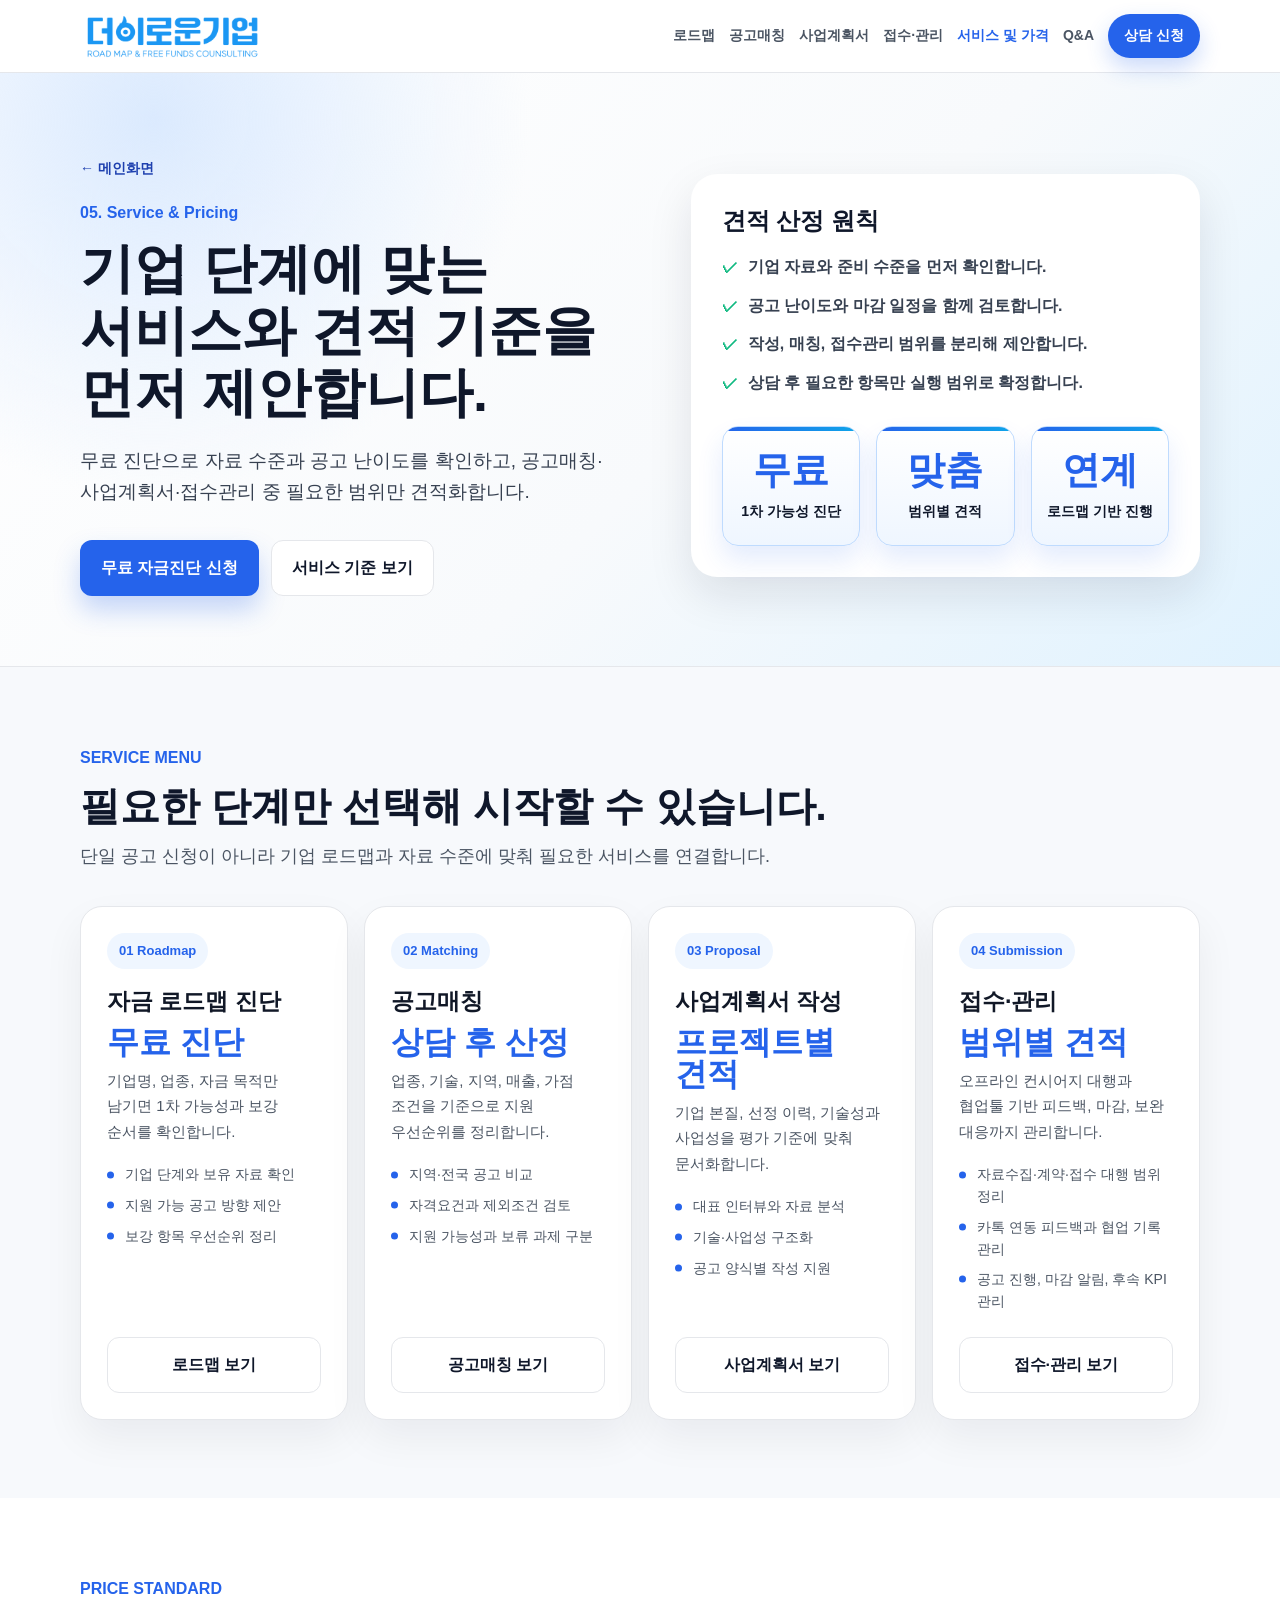
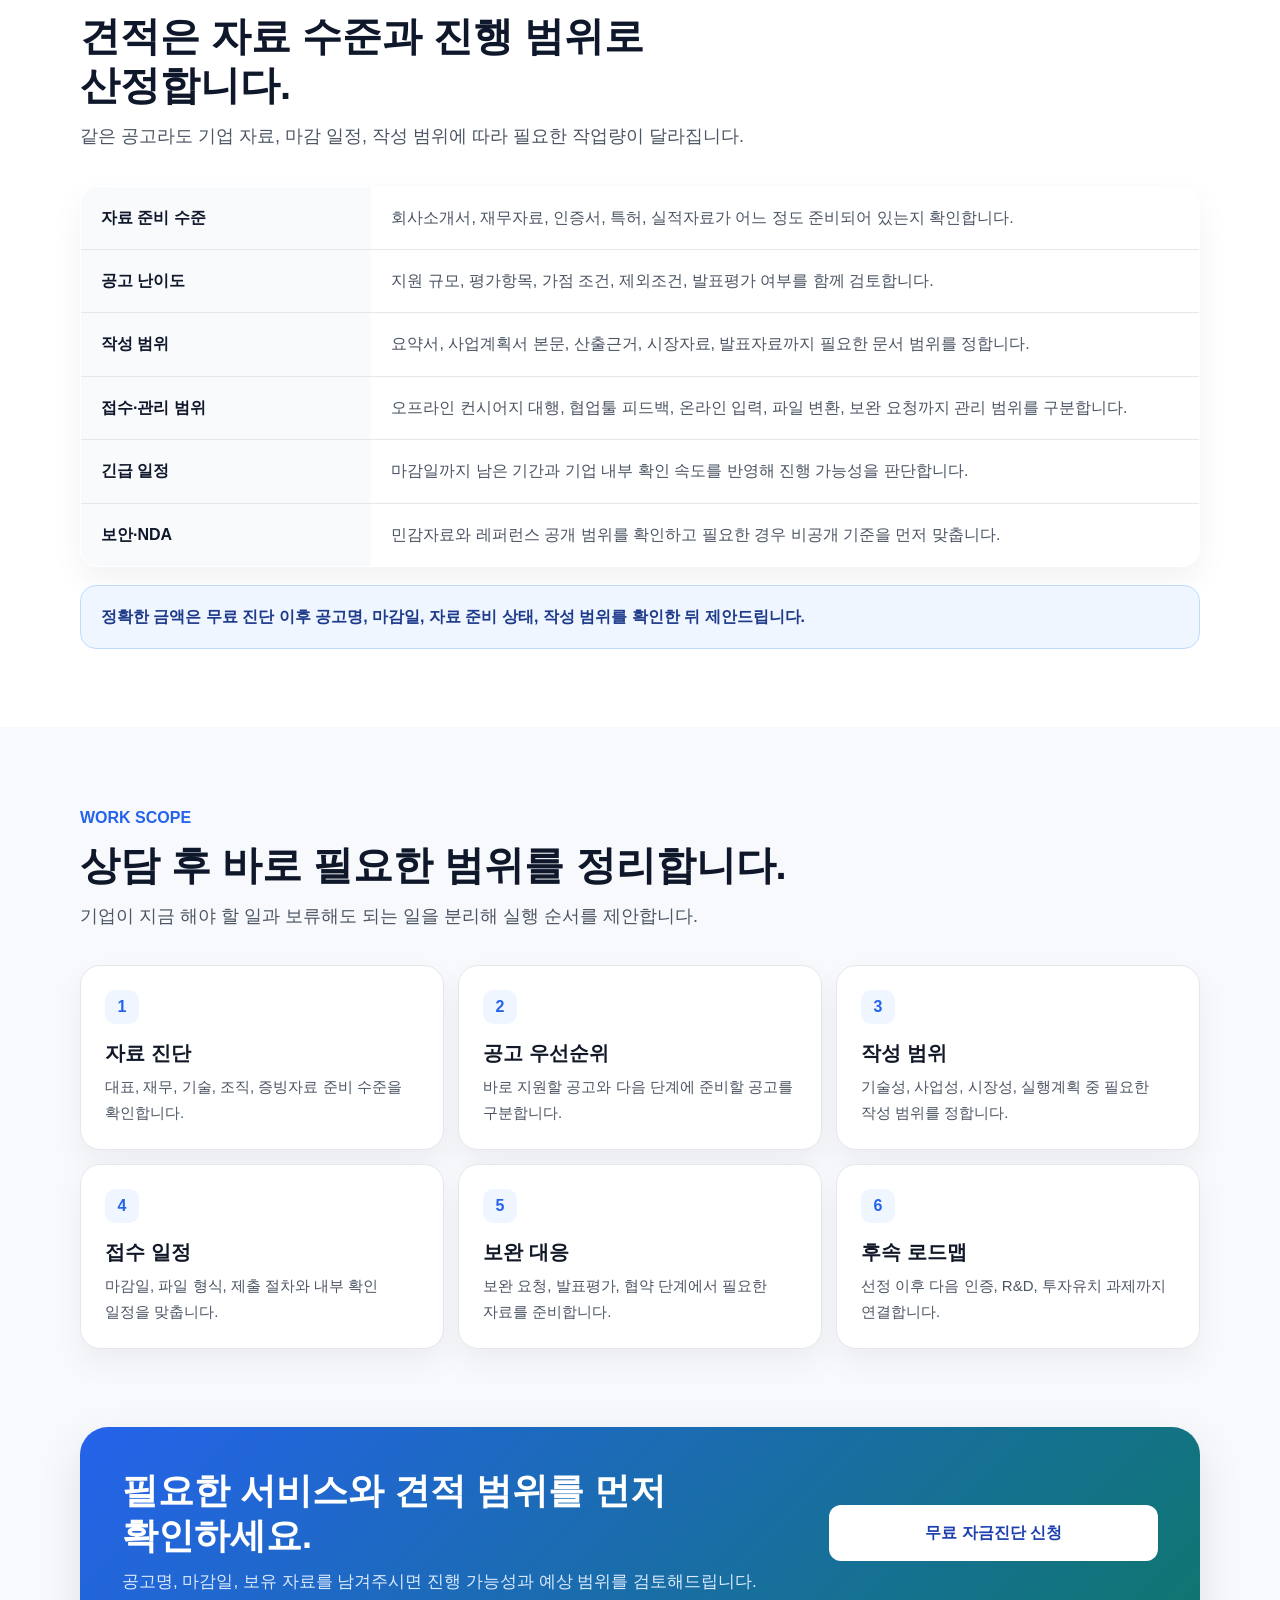
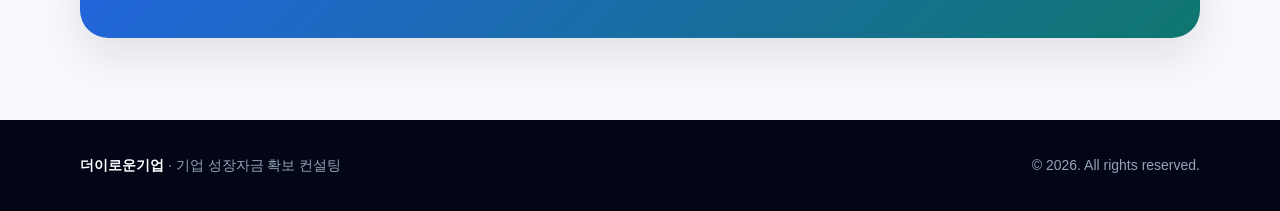
<file: funding-services-pricing.html>
<!DOCTYPE html>
<html lang="ko">
<head>
  <meta charset="UTF-8" />
  <meta name="viewport" content="width=device-width, initial-scale=1.0, maximum-scale=1.0, user-scalable=no, viewport-fit=cover" />
  <title>서비스 및 가격 | 더이로운기업</title>
  <link rel="icon" href="./assets/favicon.svg" type="image/svg+xml" />
  <link rel="manifest" href="./manifest.webmanifest" />
  <link rel="apple-touch-icon" href="./assets/apple-touch-icon.png" />
  <meta name="theme-color" content="#0f62fe" />
  <meta name="mobile-web-app-capable" content="yes" />
  <meta name="apple-mobile-web-app-capable" content="yes" />
  <meta name="apple-mobile-web-app-title" content="더이로운기업" />
  <meta name="apple-mobile-web-app-status-bar-style" content="default" />
  <meta name="description" content="더이로운기업 성장자금 컨설팅의 자금 로드맵, 공고매칭, 사업계획서, 접수관리 서비스와 견적 산정 기준을 안내합니다." />
  <meta property="og:image" content="https://baeyzun-create.github.io/funding-strategy-lab-site/assets/social-preview.png" />
  <meta property="og:image:width" content="1200" />
  <meta property="og:image:height" content="630" />
  <meta name="twitter:card" content="summary_large_image" />
  <meta name="twitter:image" content="https://baeyzun-create.github.io/funding-strategy-lab-site/assets/social-preview.png" />
  <link rel="stylesheet" href="./funding-detail-pages.css?v=nav-services-pricing" />
  <style>
    .pricing-grid {
      display: grid;
      grid-template-columns: repeat(4, minmax(0, 1fr));
      gap: 16px;
    }

    .pricing-card {
      display: flex;
      min-height: 392px;
      flex-direction: column;
      padding: 26px;
      border: 1px solid var(--gray-200);
      border-radius: 22px;
      background: var(--white);
      box-shadow: 0 18px 42px rgba(15, 23, 42, 0.06);
    }

    .pricing-card .tag {
      width: fit-content;
      padding: 7px 12px;
      border-radius: 999px;
      background: #eff6ff;
      color: var(--blue);
      font-size: 13px;
      font-weight: 900;
    }

    .pricing-card h3 {
      margin: 18px 0 10px;
      font-size: 23px;
      line-height: 1.28;
      letter-spacing: 0;
    }

    .pricing-card strong {
      display: block;
      color: var(--blue);
      font-size: 32px;
      line-height: 1;
      letter-spacing: 0;
      overflow-wrap: anywhere;
    }

    .pricing-card p {
      margin-top: 10px;
      color: var(--gray-600);
      font-size: 15px;
      line-height: 1.7;
    }

    .pricing-card ul {
      display: grid;
      gap: 9px;
      margin: 20px 0 24px;
      padding: 0;
      color: var(--gray-600);
      font-size: 14px;
      line-height: 1.55;
      list-style: none;
    }

    .pricing-card li {
      position: relative;
      padding-left: 18px;
    }

    .pricing-card li::before {
      position: absolute;
      top: 0.72em;
      left: 0;
      width: 7px;
      height: 7px;
      border-radius: 50%;
      background: var(--blue);
      content: "";
      transform: translateY(-50%);
    }

    .pricing-card .btn {
      width: 100%;
      margin-top: auto;
    }

    .scope-grid {
      display: grid;
      grid-template-columns: repeat(3, minmax(0, 1fr));
      gap: 14px;
    }

    .scope-card {
      padding: 24px;
      border: 1px solid var(--gray-200);
      border-radius: 20px;
      background: var(--white);
      box-shadow: 0 14px 30px rgba(15, 23, 42, 0.05);
    }

    .scope-card strong {
      display: inline-flex;
      width: 34px;
      height: 34px;
      align-items: center;
      justify-content: center;
      border-radius: 10px;
      background: #eff6ff;
      color: var(--blue);
      font-weight: 900;
    }

    .scope-card h3 {
      margin: 16px 0 8px;
      font-size: 20px;
      line-height: 1.3;
    }

    .scope-card p {
      color: var(--gray-600);
      font-size: 15px;
      line-height: 1.7;
    }

    .price-note {
      margin-top: 18px;
      padding: 18px 20px;
      border: 1px solid #bfdbfe;
      border-radius: 16px;
      background: #eff6ff;
      color: #1e3a8a;
      font-weight: 800;
      line-height: 1.6;
    }

    @media (max-width: 1024px) {
      .pricing-grid {
        grid-template-columns: repeat(2, minmax(0, 1fr));
      }

      .scope-grid {
        grid-template-columns: repeat(2, minmax(0, 1fr));
      }
    }

    @media (max-width: 760px) {
      .pricing-grid,
      .scope-grid {
        grid-template-columns: 1fr;
      }

      .pricing-card {
        min-height: auto;
        padding: 22px;
      }

      .scope-card {
        display: grid;
        grid-template-columns: auto minmax(0, 1fr);
        column-gap: 12px;
        row-gap: 12px;
        align-items: center;
      }

      .scope-card strong {
        grid-column: 1;
        grid-row: 1;
      }

      .scope-card h3 {
        grid-column: 2;
        grid-row: 1;
        margin: 0;
        word-break: keep-all;
        overflow-wrap: normal;
      }

      .scope-card p {
        grid-column: 1 / -1;
      }

      .pricing-card strong {
        font-size: 28px;
        line-height: 1.18;
      }

      .price-note {
        padding: 16px;
        font-size: 15px;
      }
    }
  </style>
</head>
<body>
  <header class="header">
    <div class="container nav">
      <a href="./funding-strategy-lab.html" class="logo" aria-label="메인으로 이동">
        <img class="brand-logo" src="./assets/the-eroun-logo.png" alt="더이로운기업 Road Map &amp; Free Funds Consulting" />
      </a>
      <button class="menu-toggle" type="button" aria-label="주요 메뉴 열기" aria-expanded="false" aria-controls="detailNavMenu">
        <span class="menu-toggle-lines" aria-hidden="true"></span>
      </button>
      <nav class="nav-menu" id="detailNavMenu" aria-label="주요 메뉴">
        <a href="./funding-strategy-planning.html">로드맵</a>
        <a href="./funding-notice-matching.html">공고매칭</a>
        <a href="./funding-proposal-writing.html">사업계획서</a>
        <a href="./funding-submission-management.html">접수·관리</a>
        <a href="./funding-services-pricing.html" class="current">서비스 및 가격</a>
        <a href="./funding-qna.html">Q&amp;A</a>
        <a href="./funding-strategy-lab.html#contact" class="nav-cta">상담 신청</a>
      </nav>
    </div>
  </header>

  <main>
    <section class="sub-hero">
      <div class="container hero-grid">
        <div>
          <a href="./funding-strategy-lab.html" class="back-link">← 메인화면</a>
          <div class="kicker">05. Service &amp; Pricing</div>
          <h1>기업 단계에 맞는 서비스와 견적 기준을 먼저 제안합니다.</h1>
          <p class="hero-lead">
            무료 진단으로 자료 수준과 공고 난이도를 확인하고, 공고매칭·사업계획서·접수관리 중 필요한 범위만 견적화합니다.
          </p>
          <div class="hero-actions">
            <a href="./funding-strategy-lab.html#contact" class="btn btn-primary">무료 자금진단 신청</a>
            <a href="#pricing" class="btn btn-secondary">서비스 기준 보기</a>
          </div>
        </div>
        <aside class="insight-panel">
          <h2>견적 산정 원칙</h2>
          <ul class="check-list">
            <li>기업 자료와 준비 수준을 먼저 확인합니다.</li>
            <li>공고 난이도와 마감 일정을 함께 검토합니다.</li>
            <li>작성, 매칭, 접수관리 범위를 분리해 제안합니다.</li>
            <li>상담 후 필요한 항목만 실행 범위로 확정합니다.</li>
          </ul>
          <div class="metric-strip metric-strip-emphasis">
            <div class="metric">
              <strong>무료</strong>
              <span>1차 가능성 진단</span>
            </div>
            <div class="metric">
              <strong>맞춤</strong>
              <span>범위별 견적</span>
            </div>
            <div class="metric">
              <strong>연계</strong>
              <span>로드맵 기반 진행</span>
            </div>
          </div>
        </aside>
      </div>
    </section>

    <section id="pricing">
      <div class="container">
        <div class="section-head">
          <span class="section-label">SERVICE MENU</span>
          <h2>필요한 단계만 선택해 시작할 수 있습니다.</h2>
          <p>단일 공고 신청이 아니라 기업 로드맵과 자료 수준에 맞춰 필요한 서비스를 연결합니다.</p>
        </div>
        <div class="pricing-grid">
          <article class="pricing-card">
            <span class="tag">01 Roadmap</span>
            <h3>자금 로드맵 진단</h3>
            <strong>무료 진단</strong>
            <p>기업명, 업종, 자금 목적만 남기면 1차 가능성과 보강 순서를 확인합니다.</p>
            <ul>
              <li>기업 단계와 보유 자료 확인</li>
              <li>지원 가능 공고 방향 제안</li>
              <li>보강 항목 우선순위 정리</li>
            </ul>
            <a href="./funding-strategy-planning.html" class="btn btn-secondary">로드맵 보기</a>
          </article>
          <article class="pricing-card">
            <span class="tag">02 Matching</span>
            <h3>공고매칭</h3>
            <strong>상담 후 산정</strong>
            <p>업종, 기술, 지역, 매출, 가점 조건을 기준으로 지원 우선순위를 정리합니다.</p>
            <ul>
              <li>지역·전국 공고 비교</li>
              <li>자격요건과 제외조건 검토</li>
              <li>지원 가능성과 보류 과제 구분</li>
            </ul>
            <a href="./funding-notice-matching.html" class="btn btn-secondary">공고매칭 보기</a>
          </article>
          <article class="pricing-card">
            <span class="tag">03 Proposal</span>
            <h3>사업계획서 작성</h3>
            <strong>프로젝트별 견적</strong>
            <p>기업 본질, 선정 이력, 기술성과 사업성을 평가 기준에 맞춰 문서화합니다.</p>
            <ul>
              <li>대표 인터뷰와 자료 분석</li>
              <li>기술·사업성 구조화</li>
              <li>공고 양식별 작성 지원</li>
            </ul>
            <a href="./funding-proposal-writing.html" class="btn btn-secondary">사업계획서 보기</a>
          </article>
          <article class="pricing-card">
            <span class="tag">04 Submission</span>
            <h3>접수·관리</h3>
            <strong>범위별 견적</strong>
            <p>오프라인 컨시어지 대행과 협업툴 기반 피드백, 마감, 보완 대응까지 관리합니다.</p>
            <ul>
              <li>자료수집·계약·접수 대행 범위 정리</li>
              <li>카톡 연동 피드백과 협업 기록 관리</li>
              <li>공고 진행, 마감 알림, 후속 KPI 관리</li>
            </ul>
            <a href="./funding-submission-management.html" class="btn btn-secondary">접수·관리 보기</a>
          </article>
        </div>
      </div>
    </section>

    <section class="deliverables">
      <div class="container">
        <div class="section-head">
          <span class="section-label">PRICE STANDARD</span>
          <h2>견적은 자료 수준과 진행 범위로 산정합니다.</h2>
          <p>같은 공고라도 기업 자료, 마감 일정, 작성 범위에 따라 필요한 작업량이 달라집니다.</p>
        </div>
        <table class="info-table">
          <tbody>
            <tr>
              <th>자료 준비 수준</th>
              <td>회사소개서, 재무자료, 인증서, 특허, 실적자료가 어느 정도 준비되어 있는지 확인합니다.</td>
            </tr>
            <tr>
              <th>공고 난이도</th>
              <td>지원 규모, 평가항목, 가점 조건, 제외조건, 발표평가 여부를 함께 검토합니다.</td>
            </tr>
            <tr>
              <th>작성 범위</th>
              <td>요약서, 사업계획서 본문, 산출근거, 시장자료, 발표자료까지 필요한 문서 범위를 정합니다.</td>
            </tr>
            <tr>
              <th>접수·관리 범위</th>
              <td>오프라인 컨시어지 대행, 협업툴 피드백, 온라인 입력, 파일 변환, 보완 요청까지 관리 범위를 구분합니다.</td>
            </tr>
            <tr>
              <th>긴급 일정</th>
              <td>마감일까지 남은 기간과 기업 내부 확인 속도를 반영해 진행 가능성을 판단합니다.</td>
            </tr>
            <tr>
              <th>보안·NDA</th>
              <td>민감자료와 레퍼런스 공개 범위를 확인하고 필요한 경우 비공개 기준을 먼저 맞춥니다.</td>
            </tr>
          </tbody>
        </table>
        <p class="price-note">정확한 금액은 무료 진단 이후 공고명, 마감일, 자료 준비 상태, 작성 범위를 확인한 뒤 제안드립니다.</p>
      </div>
    </section>

    <section>
      <div class="container">
        <div class="section-head">
          <span class="section-label">WORK SCOPE</span>
          <h2>상담 후 바로 필요한 범위를 정리합니다.</h2>
          <p>기업이 지금 해야 할 일과 보류해도 되는 일을 분리해 실행 순서를 제안합니다.</p>
        </div>
        <div class="scope-grid">
          <article class="scope-card">
            <strong>1</strong>
            <h3>자료 진단</h3>
            <p>대표, 재무, 기술, 조직, 증빙자료 준비 수준을 확인합니다.</p>
          </article>
          <article class="scope-card">
            <strong>2</strong>
            <h3>공고 우선순위</h3>
            <p>바로 지원할 공고와 다음 단계에 준비할 공고를 구분합니다.</p>
          </article>
          <article class="scope-card">
            <strong>3</strong>
            <h3>작성 범위</h3>
            <p>기술성, 사업성, 시장성, 실행계획 중 필요한 작성 범위를 정합니다.</p>
          </article>
          <article class="scope-card">
            <strong>4</strong>
            <h3>접수 일정</h3>
            <p>마감일, 파일 형식, 제출 절차와 내부 확인 일정을 맞춥니다.</p>
          </article>
          <article class="scope-card">
            <strong>5</strong>
            <h3>보완 대응</h3>
            <p>보완 요청, 발표평가, 협약 단계에서 필요한 자료를 준비합니다.</p>
          </article>
          <article class="scope-card">
            <strong>6</strong>
            <h3>후속 로드맵</h3>
            <p>선정 이후 다음 인증, R&amp;D, 투자유치 과제까지 연결합니다.</p>
          </article>
        </div>
      </div>
    </section>

    <section class="cta-strip">
      <div class="container">
        <div class="cta-box">
          <div>
            <h2>필요한 서비스와 견적 범위를 먼저 확인하세요.</h2>
            <p>공고명, 마감일, 보유 자료를 남겨주시면 진행 가능성과 예상 범위를 검토해드립니다.</p>
          </div>
          <a href="./funding-strategy-lab.html#contact" class="btn">무료 자금진단 신청</a>
        </div>
      </div>
    </section>
  </main>

  <footer class="footer">
    <div class="container footer-inner">
      <p><strong>더이로운기업</strong> · 기업 성장자금 확보 컨설팅</p>
      <p>© 2026. All rights reserved.</p>
    </div>
  </footer>
  <script src="./assets/detail-mobile-nav.js"></script>
  <script src="./assets/pwa-register.js?v=7"></script>
  <script src="./assets/disable-mobile-zoom.js"></script>
</body>
</html>
</file>
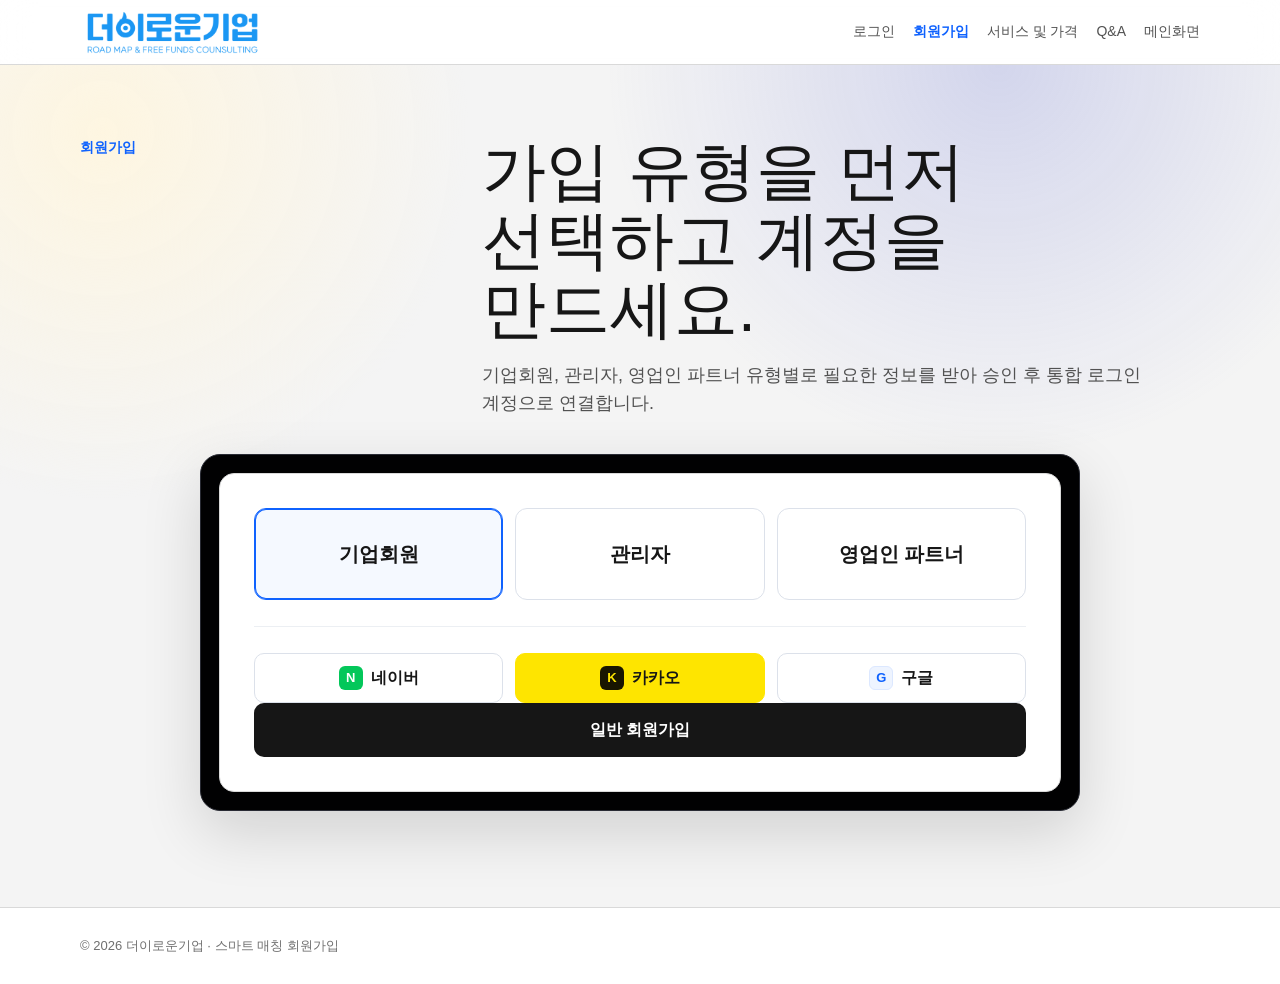
<file: funding-signup.html>
<!DOCTYPE html>
<html lang="ko">
<head>
  <meta charset="UTF-8" />
  <meta name="viewport" content="width=device-width, initial-scale=1.0, maximum-scale=1.0, user-scalable=no, viewport-fit=cover" />
  <title>회원가입 | 더이로운기업 스마트 매칭</title>
  <link rel="icon" href="./assets/favicon.svg" type="image/svg+xml" />
  <link rel="manifest" href="./manifest.webmanifest" />
  <link rel="apple-touch-icon" href="./assets/apple-touch-icon.png" />
  <meta name="theme-color" content="#0f62fe" />
  <meta name="mobile-web-app-capable" content="yes" />
  <meta name="apple-mobile-web-app-capable" content="yes" />
  <meta name="apple-mobile-web-app-title" content="더이로운기업" />
  <meta name="apple-mobile-web-app-status-bar-style" content="default" />
  <meta name="description" content="더이로운기업 기업회원, 관리자, 영업인 파트너 가입 유형을 선택하는 회원가입 화면입니다." />
  <meta property="og:image" content="https://baeyzun-create.github.io/funding-strategy-lab-site/assets/social-preview.png" />
  <meta property="og:image:width" content="1200" />
  <meta property="og:image:height" content="630" />
  <meta name="twitter:card" content="summary_large_image" />
  <meta name="twitter:image" content="https://baeyzun-create.github.io/funding-strategy-lab-site/assets/social-preview.png" />
  <style>
    :root {
      --canvas: #f4f4f4;
      --ink: #161616;
      --ink-muted: #525252;
      --hairline: #d9d9d9;
      --blue: #0f62fe;
      --blue-hover: #0353e9;
      --dark: #010102;
      --surface: #18191d;
      --surface-2: #202228;
      --lavender: #5e6ad2;
      --white: #ffffff;
      --success: #0e8f55;
      --warning: #b7791f;
    }

    * {
      box-sizing: border-box;
      margin: 0;
      padding: 0;
    }

    body {
      min-height: 100vh;
      font-family: "IBM Plex Sans", "Noto Sans KR", -apple-system, BlinkMacSystemFont, "Segoe UI", sans-serif;
      color: var(--ink);
      background: var(--canvas);
      line-height: 1.55;
      word-break: keep-all;
      letter-spacing: 0;
      overflow-wrap: break-word;
      overflow-x: hidden;
    }

    a {
      color: inherit;
      text-decoration: none;
    }

    button,
    input,
    select {
      font: inherit;
    }

    .container {
      width: min(1120px, calc(100% - 40px));
      margin: 0 auto;
      min-width: 0;
    }

    .header {
      position: sticky;
      top: 0;
      z-index: 10;
      background: rgba(255, 255, 255, 0.92);
      backdrop-filter: blur(16px);
      border-bottom: 1px solid var(--hairline);
    }

    .nav {
      min-height: 64px;
      display: flex;
      align-items: center;
      justify-content: space-between;
      gap: 20px;
    }

    .brand {
      display: inline-flex;
      align-items: center;
      min-width: 0;
    }

    .brand-logo {
      width: 184px;
      height: auto;
      display: block;
    }

    .nav-actions {
      display: flex;
      align-items: center;
      gap: 18px;
      color: var(--ink-muted);
      font-size: 14px;
      white-space: nowrap;
    }

    .nav-actions a.current {
      color: var(--blue);
      font-weight: 600;
    }

    .signup-hero {
      padding: 72px 0 96px;
      background:
        radial-gradient(circle at 8% 8%, rgba(255, 246, 223, 0.9) 0, transparent 26%),
        radial-gradient(circle at 78% 0%, rgba(94, 106, 210, 0.22) 0, transparent 30%),
        var(--canvas);
    }

    .hero-head {
      display: grid;
      grid-template-columns: 0.34fr 0.66fr;
      gap: 32px;
      align-items: start;
      margin-bottom: 36px;
    }

    .section-label {
      color: var(--blue);
      font-size: 14px;
      font-weight: 600;
      letter-spacing: 0;
    }

    h1 {
      max-width: 760px;
      font-size: 64px;
      font-weight: 300;
      line-height: 1.08;
      letter-spacing: 0;
      margin-bottom: 18px;
      overflow-wrap: anywhere;
    }

    .lead {
      max-width: 720px;
      color: var(--ink-muted);
      font-size: 18px;
    }

    .signup-shell {
      width: min(100%, 880px);
      max-width: 880px;
      padding: clamp(12px, 1.8vw, 18px);
      margin: 0 auto;
      background: var(--dark);
      border: 1px solid #292b34;
      border-radius: 20px;
      box-shadow: 0 22px 60px rgba(1, 1, 2, 0.14);
    }

    .signup-card {
      width: 100%;
      min-width: 0;
      padding: clamp(24px, 3.2vw, 34px);
      background: #fff;
      border: 1px solid var(--hairline);
      border-radius: 15px;
    }

    .form-section {
      padding-bottom: 26px;
      margin-bottom: 26px;
      border-bottom: 1px solid #eceff3;
    }

    .form-section:last-of-type {
      padding-bottom: 0;
      margin-bottom: 0;
      border-bottom: 0;
    }

    .section-title {
      display: flex;
      align-items: center;
      justify-content: space-between;
      gap: 16px;
      margin-bottom: 16px;
    }

    .section-title h2,
    .section-title h3 {
      font-size: 20px;
      font-weight: 600;
      letter-spacing: 0;
    }

    .status-pill {
      display: inline-flex;
      align-items: center;
      min-height: 28px;
      padding: 5px 10px;
      color: var(--ink-muted);
      background: #f4f6fa;
      border: 1px solid #e4e8f0;
      border-radius: 999px;
      font-size: 12px;
      white-space: nowrap;
    }

    .status-pill.is-active {
      color: #fff;
      background: var(--success);
      border-color: var(--success);
    }

    .role-grid {
      display: grid;
      grid-template-columns: repeat(3, minmax(0, 1fr));
      gap: 12px;
    }

    .role-option input {
      position: absolute;
      width: 1px;
      min-height: 1px;
      opacity: 0;
      pointer-events: none;
    }

    .role-option span {
      display: flex;
      min-height: 92px;
      align-items: center;
      justify-content: center;
      padding: 18px;
      border: 1px solid #dce1ea;
      border-radius: 12px;
      cursor: pointer;
      text-align: center;
      transition: border-color 0.18s ease, box-shadow 0.18s ease, background 0.18s ease;
    }

    .role-option strong {
      display: block;
      margin-bottom: 0;
      color: var(--ink);
      font-size: 20px;
      line-height: 1.25;
    }

    .role-option small {
      color: var(--ink-muted);
      font-size: 14px;
    }

    .role-option input:checked + span {
      background: #f5f9ff;
      border-color: var(--blue);
      box-shadow: inset 0 0 0 1px var(--blue);
    }

    .social-grid {
      display: grid;
      grid-template-columns: repeat(3, minmax(0, 1fr));
      gap: 12px;
    }

    .social-button {
      display: inline-flex;
      min-height: 50px;
      align-items: center;
      justify-content: center;
      gap: 8px;
      min-width: 0;
      border: 1px solid #dce1ea;
      border-radius: 10px;
      background: #fff;
      color: var(--ink);
      cursor: pointer;
      font-weight: 600;
    }

    .social-mark {
      display: inline-flex;
      width: 24px;
      height: 24px;
      align-items: center;
      justify-content: center;
      border-radius: 6px;
      font-size: 13px;
      font-weight: 800;
    }

    .social-button.naver .social-mark {
      color: #fff;
      background: #03c75a;
    }

    .social-button.kakao {
      background: #fee500;
      border-color: #fee500;
    }

    .social-button.kakao .social-mark {
      color: #fee500;
      background: #191600;
    }

    .social-button.google .social-mark {
      color: var(--blue);
      background: #eef4ff;
      border: 1px solid #dce8ff;
    }

    .manual-signup-entry {
      display: grid;
      gap: 10px;
    }

    .manual-signup-button {
      width: 100%;
      min-height: 54px;
      color: #fff;
      background: var(--ink);
      border: 0;
      border-radius: 10px;
      cursor: pointer;
      font-weight: 700;
      transition: background 0.18s ease;
    }

    .manual-signup-button:hover {
      background: #303030;
    }

    .manual-signup-panel {
      display: grid;
      gap: 0;
      padding-top: 26px;
      border-top: 1px solid #eceff3;
    }

    .manual-signup-panel[hidden] {
      display: none;
    }

    .field-grid {
      display: grid;
      grid-template-columns: repeat(2, minmax(0, 1fr));
      gap: 14px;
    }

    .field {
      display: grid;
      gap: 8px;
    }

    .field.full {
      grid-column: 1 / -1;
    }

    label,
    .field-label {
      color: var(--ink-muted);
      font-size: 13px;
      font-weight: 500;
    }

    input,
    select {
      width: 100%;
      min-height: 48px;
      padding: 12px 14px;
      color: var(--ink);
      background: #fff;
      border: 1px solid #dce1ea;
      border-radius: 8px;
      outline: none;
    }

    input:focus,
    select:focus {
      border-color: var(--blue);
      box-shadow: 0 0 0 3px rgba(15, 98, 254, 0.14);
    }

    .phone-row {
      display: grid;
      grid-template-columns: minmax(0, 1fr) auto;
      gap: 10px;
    }

    .inline-button {
      min-height: 48px;
      padding: 0 18px;
      color: #fff;
      background: var(--blue);
      border: 0;
      border-radius: 8px;
      cursor: pointer;
      font-weight: 600;
      white-space: nowrap;
    }

    .inline-button:hover {
      background: var(--blue-hover);
    }

    .inline-button.secondary {
      color: var(--blue);
      background: #eef4ff;
      border: 1px solid #c9ddff;
    }

    .verify-status {
      min-height: 22px;
      color: var(--ink-muted);
      font-size: 13px;
    }

    .verify-status.success {
      color: var(--success);
      font-weight: 600;
    }

    .verify-status.warning {
      color: var(--warning);
      font-weight: 600;
    }

    .agreement-list {
      display: grid;
      gap: 12px;
      padding: 14px;
      background: #f7f9fc;
      border: 1px solid #e6ebf2;
      border-radius: 12px;
    }

    .agreement-list label {
      display: flex;
      gap: 10px;
      align-items: flex-start;
      color: var(--ink);
      line-height: 1.45;
    }

    .agreement-list input {
      width: 18px;
      min-height: 18px;
      margin-top: 2px;
      accent-color: var(--blue);
    }

    .submit-row {
      display: grid;
      gap: 12px;
      margin-top: 26px;
    }

    .submit-button {
      width: 100%;
      min-height: 54px;
      color: #fff;
      background: var(--blue);
      border: 0;
      border-radius: 0;
      cursor: pointer;
      font-weight: 700;
    }

    .submit-button:hover {
      background: var(--blue-hover);
    }

    .form-note {
      color: var(--ink-muted);
      font-size: 13px;
    }

    .footer {
      padding: 28px 0;
      color: #6f6f6f;
      background: #fff;
      border-top: 1px solid var(--hairline);
      font-size: 13px;
    }

    @media (max-width: 900px) {
      .hero-head {
        grid-template-columns: 1fr;
      }

      .signup-shell {
        max-width: 760px;
      }
    }

    @media (max-width: 760px) {
      .signup-hero {
        padding: 60px 0 80px;
      }

      h1 {
        font-size: 44px;
        line-height: 1.14;
      }

      .lead {
        font-size: 17px;
        line-height: 1.72;
      }

      .role-grid,
      .social-grid {
        grid-template-columns: 1fr;
      }

      .role-option span {
        min-height: 68px;
        justify-content: flex-start;
        padding: 16px 18px;
        text-align: left;
      }

      .role-option strong {
        font-size: 18px;
      }

      .social-button {
        min-height: 52px;
        justify-content: flex-start;
        padding: 0 18px;
      }
    }

    @media (max-width: 640px) {
      .container {
        width: min(100% - 28px, 1120px);
      }

      .nav {
        align-items: flex-start;
        flex-direction: column;
        padding: 16px 0;
      }

      .brand-logo {
        width: 142px;
      }

      .nav-actions {
        flex-wrap: wrap;
        gap: 12px;
        white-space: normal;
      }

      .signup-hero {
        padding: 52px 0 72px;
      }

      h1 {
        font-size: 34px;
        line-height: 1.18;
      }

      .lead {
        font-size: 16px;
        line-height: 1.75;
      }

      .signup-shell {
        padding: 8px;
        border-radius: 18px;
      }

      .signup-card {
        padding: 20px;
        border-radius: 13px;
      }

      .field-grid,
      .phone-row {
        grid-template-columns: 1fr;
      }

      .role-option span {
        min-height: 60px;
      }

      .section-title {
        align-items: flex-start;
        flex-direction: column;
        gap: 8px;
      }

      .inline-button {
        width: 100%;
        white-space: normal;
      }
    }
  </style>
</head>
<body>
  <header class="header">
    <div class="container nav">
      <a href="./funding-strategy-lab.html" class="brand" aria-label="메인으로 이동">
        <img class="brand-logo" src="./assets/the-eroun-logo.png" alt="더이로운기업 Road Map & Free Funds Consulting" />
      </a>
      <div class="nav-actions">
        <a href="./funding-smart-matching-login.html">로그인</a>
        <a href="./funding-signup.html" class="current" aria-current="page">회원가입</a>
        <a href="./funding-services-pricing.html">서비스 및 가격</a>
        <a href="./funding-qna.html">Q&amp;A</a>
        <a href="./funding-strategy-lab.html">메인화면</a>
      </div>
    </div>
  </header>

  <main>
    <section class="signup-hero">
      <div class="container">
        <div class="hero-head">
          <span class="section-label">회원가입</span>
          <div>
            <h1>가입 유형을 먼저 선택하고 계정을 만드세요.</h1>
            <p class="lead">기업회원, 관리자, 영업인 파트너 유형별로 필요한 정보를 받아 승인 후 통합 로그인 계정으로 연결합니다.</p>
          </div>
        </div>

        <div class="signup-shell">
          <form class="signup-card" onsubmit="submitSignup(event)">
            <section class="form-section" aria-label="가입 유형">
              <div class="role-grid">
                <label class="role-option">
                  <input type="radio" name="role" value="기업회원" checked />
                  <span>
                    <strong>기업회원</strong>
                  </span>
                </label>
                <label class="role-option">
                  <input type="radio" name="role" value="관리자" />
                  <span>
                    <strong>관리자</strong>
                  </span>
                </label>
                <label class="role-option">
                  <input type="radio" name="role" value="영업인 파트너" />
                  <span>
                    <strong>영업인 파트너</strong>
                  </span>
                </label>
              </div>
            </section>

            <section id="phoneVerificationSection" class="form-section" aria-labelledby="phone-title" hidden>
              <div class="section-title">
                <h3 id="phone-title">휴대폰 본인 인증</h3>
                <span id="phoneBadge" class="status-pill">인증 대기</span>
              </div>
              <div class="field-grid">
                <div class="field full">
                  <label for="phone">휴대폰 번호</label>
                  <div class="phone-row">
                    <input id="phone" type="tel" inputmode="numeric" placeholder="01012345678" autocomplete="tel" required />
                    <button class="inline-button" type="button" onclick="requestPhoneVerification()">본인 인증 요청</button>
                  </div>
                </div>
                <div class="field full">
                  <label for="verifyCode">인증번호</label>
                  <div class="phone-row">
                    <input id="verifyCode" type="text" inputmode="numeric" placeholder="인증번호 6자리" autocomplete="one-time-code" />
                    <button class="inline-button secondary" type="button" onclick="confirmPhoneVerification()">인증 확인</button>
                  </div>
                  <p id="verifyStatus" class="verify-status">휴대폰 번호 입력 후 본인 인증을 요청해주세요.</p>
                </div>
              </div>
            </section>

            <section id="socialSignupSection" class="form-section" aria-label="소셜 계정 가입">
              <div class="social-grid">
                <button class="social-button naver" type="button" onclick="connectSocial('네이버')">
                  <span class="social-mark">N</span>
                  네이버
                </button>
                <button class="social-button kakao" type="button" onclick="connectSocial('카카오')">
                  <span class="social-mark">K</span>
                  카카오
                </button>
                <button class="social-button google" type="button" onclick="connectSocial('구글')">
                  <span class="social-mark">G</span>
                  구글
                </button>
              </div>
            </section>

            <div id="manualSignupEntry" class="manual-signup-entry">
              <button id="manualSignupToggle" class="manual-signup-button" type="button" aria-expanded="false" aria-controls="manualSignupPanel" onclick="showManualSignup()">일반 회원가입</button>
            </div>

            <div id="manualSignupPanel" class="manual-signup-panel" hidden>
            <section class="form-section" aria-labelledby="profile-title">
              <div class="section-title">
                <h3 id="profile-title">기본 정보</h3>
                <span class="status-pill">필수 입력</span>
              </div>
              <div class="field-grid">
                <div class="field">
                  <label for="managerName">담당자명</label>
                  <input id="managerName" type="text" placeholder="홍길동" autocomplete="name" required />
                </div>
                <div class="field">
                  <label for="email">이메일</label>
                  <input id="email" type="email" placeholder="company@example.com" autocomplete="email" required />
                </div>
                <div class="field">
                  <label for="companyName">소속/기업명</label>
                  <input id="companyName" type="text" placeholder="더이로운기업" autocomplete="organization" required />
                </div>
                <div class="field">
                  <label for="businessType">가입 세부 유형</label>
                  <select id="businessType" required>
                    <option value="">선택</option>
                    <option>예비창업</option>
                    <option>초기창업 1~3년</option>
                    <option>도약기업 3~7년</option>
                    <option>7년 이상 성장기업</option>
                    <option>관리자</option>
                    <option>영업인 파트너</option>
                  </select>
                </div>
                <div class="field">
                  <label for="password">비밀번호</label>
                  <input id="password" type="password" placeholder="8자 이상" autocomplete="new-password" minlength="8" required />
                </div>
                <div class="field">
                  <label for="passwordConfirm">비밀번호 확인</label>
                  <input id="passwordConfirm" type="password" placeholder="비밀번호 재입력" autocomplete="new-password" minlength="8" required />
                </div>
              </div>
            </section>

            <section class="form-section" aria-labelledby="terms-title">
              <div class="section-title">
                <h3 id="terms-title">약관 동의</h3>
                <span class="status-pill">필수</span>
              </div>
              <div class="agreement-list">
                <label>
                  <input id="agreeService" type="checkbox" required />
                  <span>서비스 이용약관에 동의합니다.</span>
                </label>
                <label>
                  <input id="agreePrivacy" type="checkbox" required />
                  <span>개인정보 수집 및 이용에 동의합니다.</span>
                </label>
                <label>
                  <input id="agreeMarketing" type="checkbox" />
                  <span>공고 매칭 및 상담 안내 수신에 동의합니다.</span>
                </label>
              </div>
            </section>

            <div class="submit-row">
              <button class="submit-button" type="submit">회원가입 완료</button>
              <p class="form-note">가입 완료 후 관리자 승인 또는 실제 시스템 연결 상태에 따라 로그인 권한이 부여됩니다.</p>
            </div>
            </div>
          </form>
        </div>
      </div>
    </section>
  </main>

  <footer class="footer">
    <div class="container">© 2026 더이로운기업 · 스마트 매칭 회원가입</div>
  </footer>

  <script>
    let phoneVerified = false;
    let verificationTimer = null;
    let remainingSeconds = 0;

    function formatTime(totalSeconds) {
      const minutes = Math.floor(totalSeconds / 60);
      const seconds = String(totalSeconds % 60).padStart(2, "0");
      return minutes + ":" + seconds;
    }

    function setVerificationStatus(message, type) {
      const status = document.getElementById("verifyStatus");
      status.textContent = message;
      status.className = "verify-status" + (type ? " " + type : "");
    }

    function setPhoneBadge(label, verified) {
      const badge = document.getElementById("phoneBadge");
      badge.textContent = label;
      badge.classList.toggle("is-active", verified);
    }

    function selectedRole() {
      return document.querySelector("input[name='role']:checked").value;
    }

    function isPartnerSignup() {
      return selectedRole() === "영업인 파트너";
    }

    function isAdminSignup() {
      return selectedRole() === "관리자";
    }

    function requiresPhoneVerification() {
      return isPartnerSignup() || isAdminSignup();
    }

    function resetManualSignup() {
      const panel = document.getElementById("manualSignupPanel");
      const toggle = document.getElementById("manualSignupToggle");
      panel.hidden = true;
      toggle.setAttribute("aria-expanded", "false");
      toggle.textContent = "일반 회원가입";
    }

    function updateSignupFlow() {
      const restricted = requiresPhoneVerification();
      const phoneSection = document.getElementById("phoneVerificationSection");
      const socialSection = document.getElementById("socialSignupSection");
      const manualEntry = document.getElementById("manualSignupEntry");
      const manualPanel = document.getElementById("manualSignupPanel");
      const role = selectedRole();

      if (restricted) {
        phoneSection.hidden = false;
        socialSection.hidden = !phoneVerified;
        manualEntry.hidden = !phoneVerified;
        if (!phoneVerified) {
          resetManualSignup();
          setVerificationStatus(role + "는 휴대폰 본인 인증 후 가입 방식을 선택할 수 있습니다.", "");
        }
        return;
      }

      socialSection.hidden = false;
      manualEntry.hidden = false;
      if (manualPanel.hidden) {
        phoneSection.hidden = true;
      }
    }

    function requestPhoneVerification() {
      const phone = document.getElementById("phone").value.replace(/\D/g, "");
      if (phone.length < 10) {
        setVerificationStatus("휴대폰 번호를 다시 확인해주세요.", "warning");
        return;
      }

      phoneVerified = false;
      updateSignupFlow();
      setPhoneBadge("인증 진행", false);
      remainingSeconds = 180;
      clearInterval(verificationTimer);
      setVerificationStatus("인증번호를 전송했습니다. 남은 시간 " + formatTime(remainingSeconds), "");
      verificationTimer = setInterval(function () {
        remainingSeconds -= 1;
        if (remainingSeconds <= 0) {
          clearInterval(verificationTimer);
          setVerificationStatus("인증 시간이 만료되었습니다. 다시 요청해주세요.", "warning");
          setPhoneBadge("인증 대기", false);
          return;
        }
        setVerificationStatus("인증번호를 입력해주세요. 남은 시간 " + formatTime(remainingSeconds), "");
      }, 1000);
    }

    function confirmPhoneVerification() {
      const code = document.getElementById("verifyCode").value.trim();
      if (code.length < 4) {
        setVerificationStatus("인증번호를 입력해주세요.", "warning");
        return;
      }

      clearInterval(verificationTimer);
      phoneVerified = true;
      setPhoneBadge("본인 인증 완료", true);
      setVerificationStatus("휴대폰 본인 인증이 완료되었습니다.", "success");
      updateSignupFlow();
    }

    function connectSocial(provider) {
      if (requiresPhoneVerification() && !phoneVerified) {
        document.getElementById("phoneVerificationSection").hidden = false;
        setVerificationStatus(selectedRole() + "는 휴대폰 본인 인증 후 소셜 가입이 가능합니다.", "warning");
        document.getElementById("phone").focus();
        return;
      }

      alert(provider + " 소셜 로그인은 실제 OAuth 키 연결 후 활성화됩니다.");
    }

    function showManualSignup() {
      const panel = document.getElementById("manualSignupPanel");
      const toggle = document.getElementById("manualSignupToggle");
      const phoneSection = document.getElementById("phoneVerificationSection");

      if (requiresPhoneVerification() && !phoneVerified) {
        phoneSection.hidden = false;
        setVerificationStatus(selectedRole() + "는 휴대폰 본인 인증 후 일반 회원가입을 진행할 수 있습니다.", "warning");
        document.getElementById("phone").focus();
        return;
      }

      phoneSection.hidden = false;
      panel.hidden = false;
      toggle.setAttribute("aria-expanded", "true");
      toggle.textContent = "일반 회원가입 정보 입력";
      document.getElementById(phoneVerified ? "managerName" : "phone").focus();
    }

    function submitSignup(event) {
      event.preventDefault();

      if (document.getElementById("manualSignupPanel").hidden) {
        showManualSignup();
        return;
      }

      if (!phoneVerified) {
        setVerificationStatus("회원가입 전 휴대폰 본인 인증을 완료해주세요.", "warning");
        document.getElementById("phone").focus();
        return;
      }

      const password = document.getElementById("password").value;
      const passwordConfirm = document.getElementById("passwordConfirm").value;
      if (password !== passwordConfirm) {
        alert("비밀번호가 일치하지 않습니다.");
        document.getElementById("passwordConfirm").focus();
        return;
      }

      if (!document.getElementById("agreeService").checked || !document.getElementById("agreePrivacy").checked) {
        alert("필수 약관에 동의해주세요.");
        return;
      }

      const role = document.querySelector("input[name='role']:checked").value;
      alert(role + " 회원가입 정보가 준비되었습니다. 실제 가입 API 연결 후 저장됩니다.");
    }

    document.querySelectorAll("input[name='role']").forEach(function (input) {
      input.addEventListener("change", function () {
        phoneVerified = false;
        clearInterval(verificationTimer);
        setPhoneBadge("인증 대기", false);
        setVerificationStatus("휴대폰 번호 입력 후 본인 인증을 요청해주세요.", "");
        resetManualSignup();
        updateSignupFlow();
      });
    });

    function applyRoleFromUrl() {
      const roleParam = new URLSearchParams(window.location.search).get("role");
      const roleMap = {
        company: "기업회원",
        admin: "관리자",
        partner: "영업인 파트너"
      };
      const nextRole = roleMap[roleParam];
      if (!nextRole) {
        return;
      }

      const target = document.querySelector("input[name='role'][value='" + nextRole + "']");
      if (target) {
        target.checked = true;
      }
    }

    applyRoleFromUrl();
    updateSignupFlow();
  </script>
  <script src="./assets/pwa-register.js?v=7"></script>
  <script src="./assets/disable-mobile-zoom.js"></script>
</body>
</html>
</file>
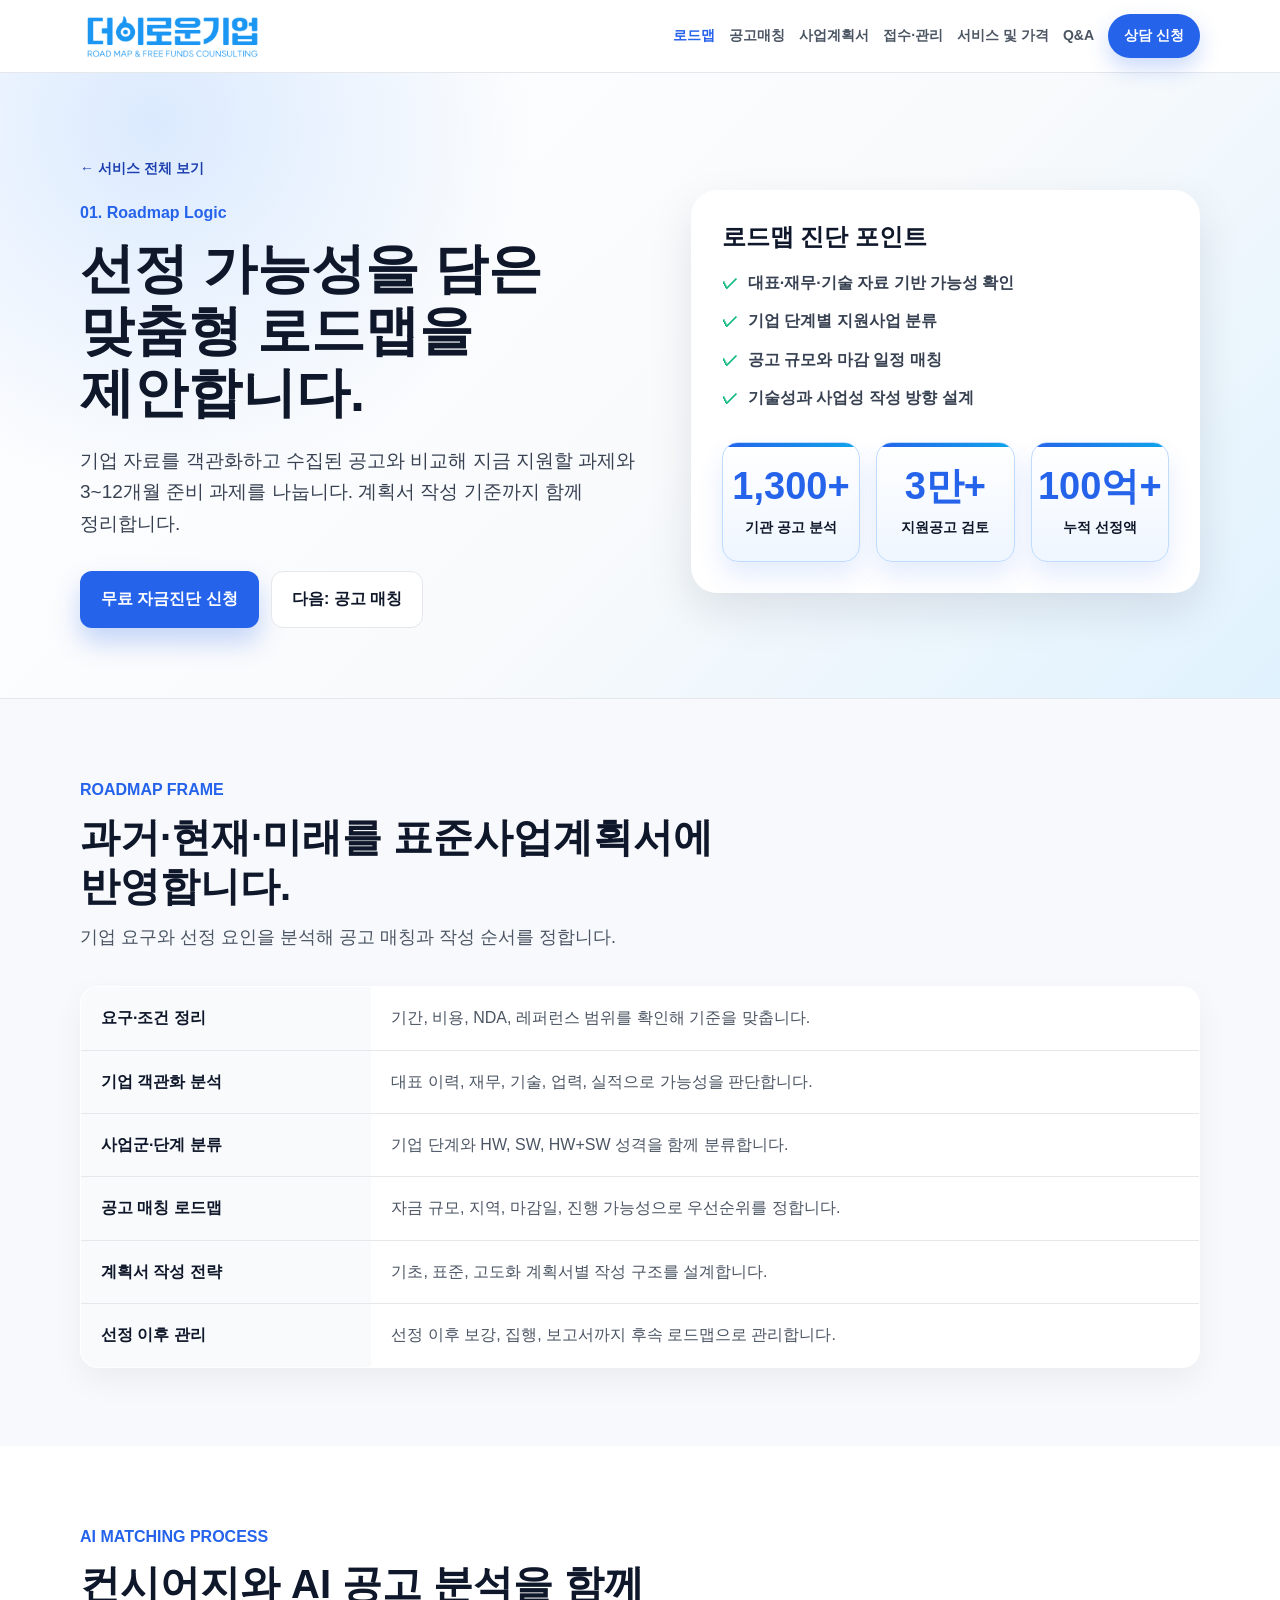
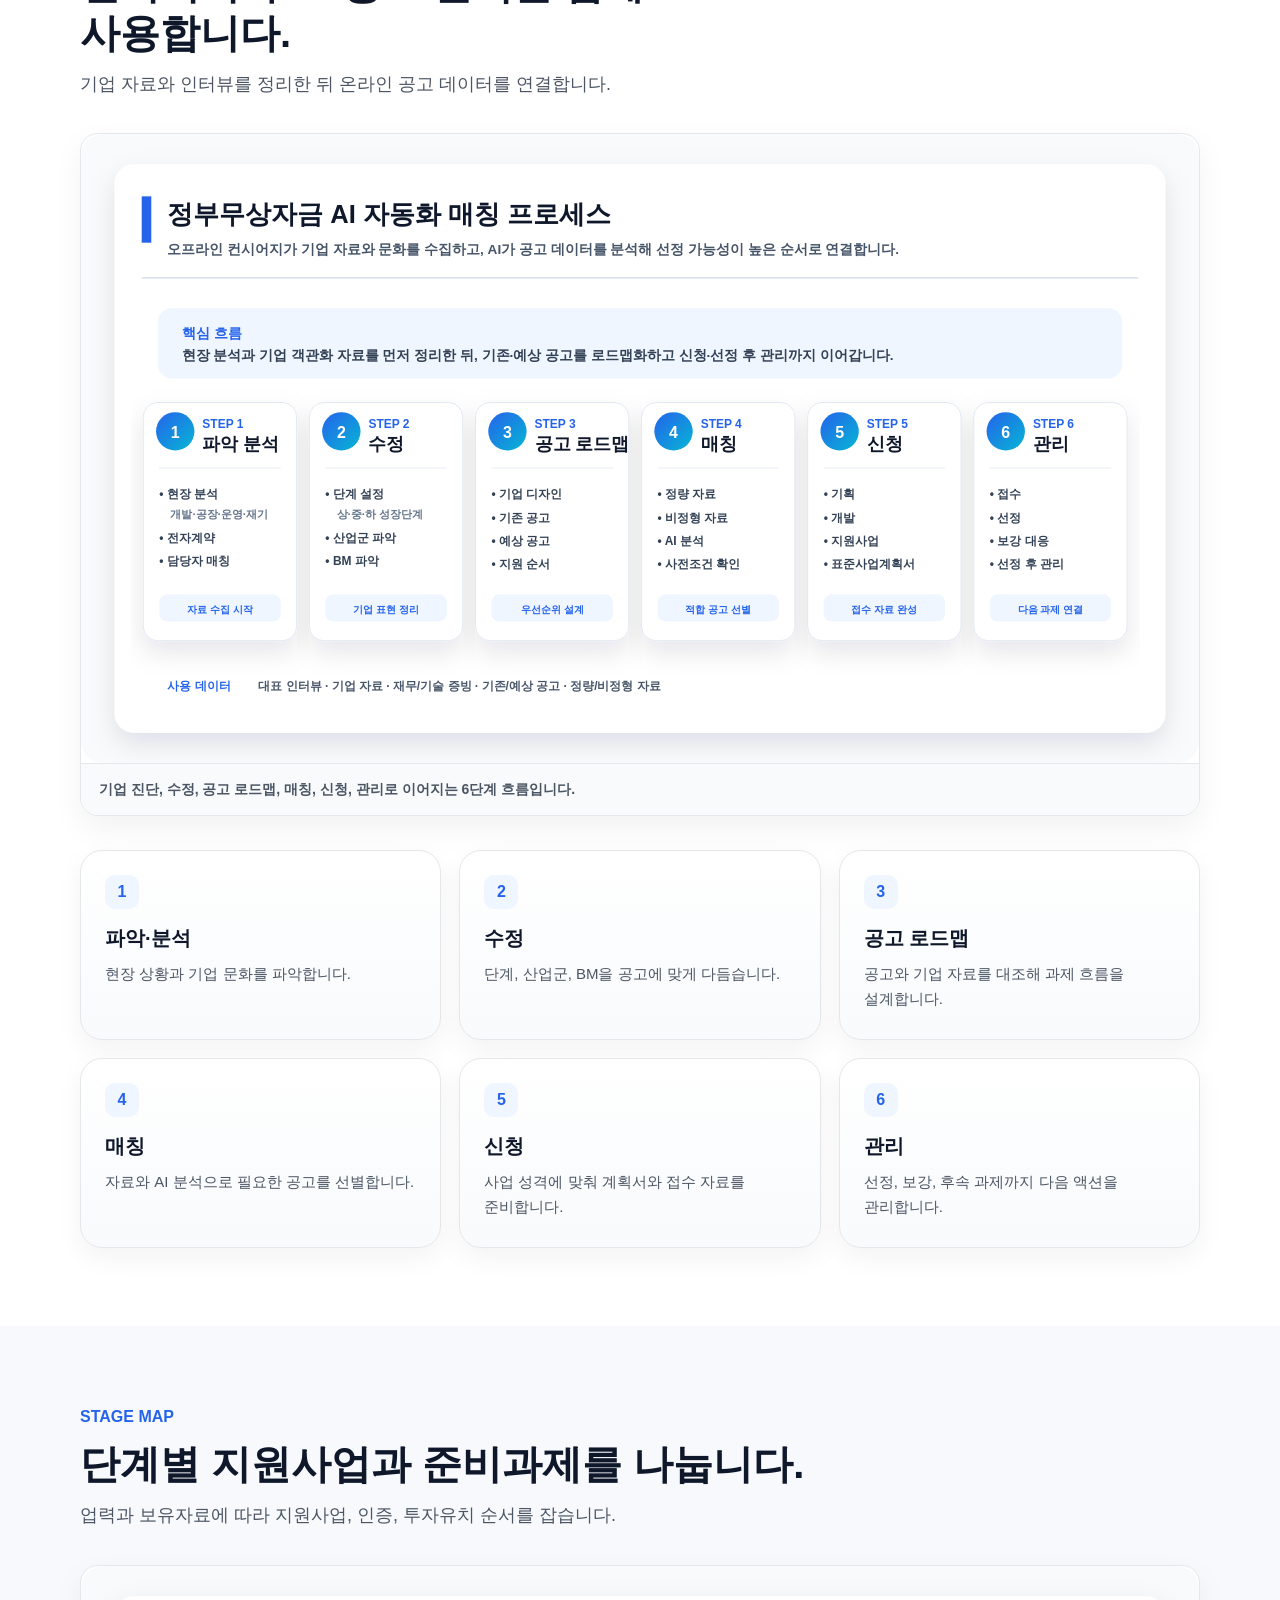
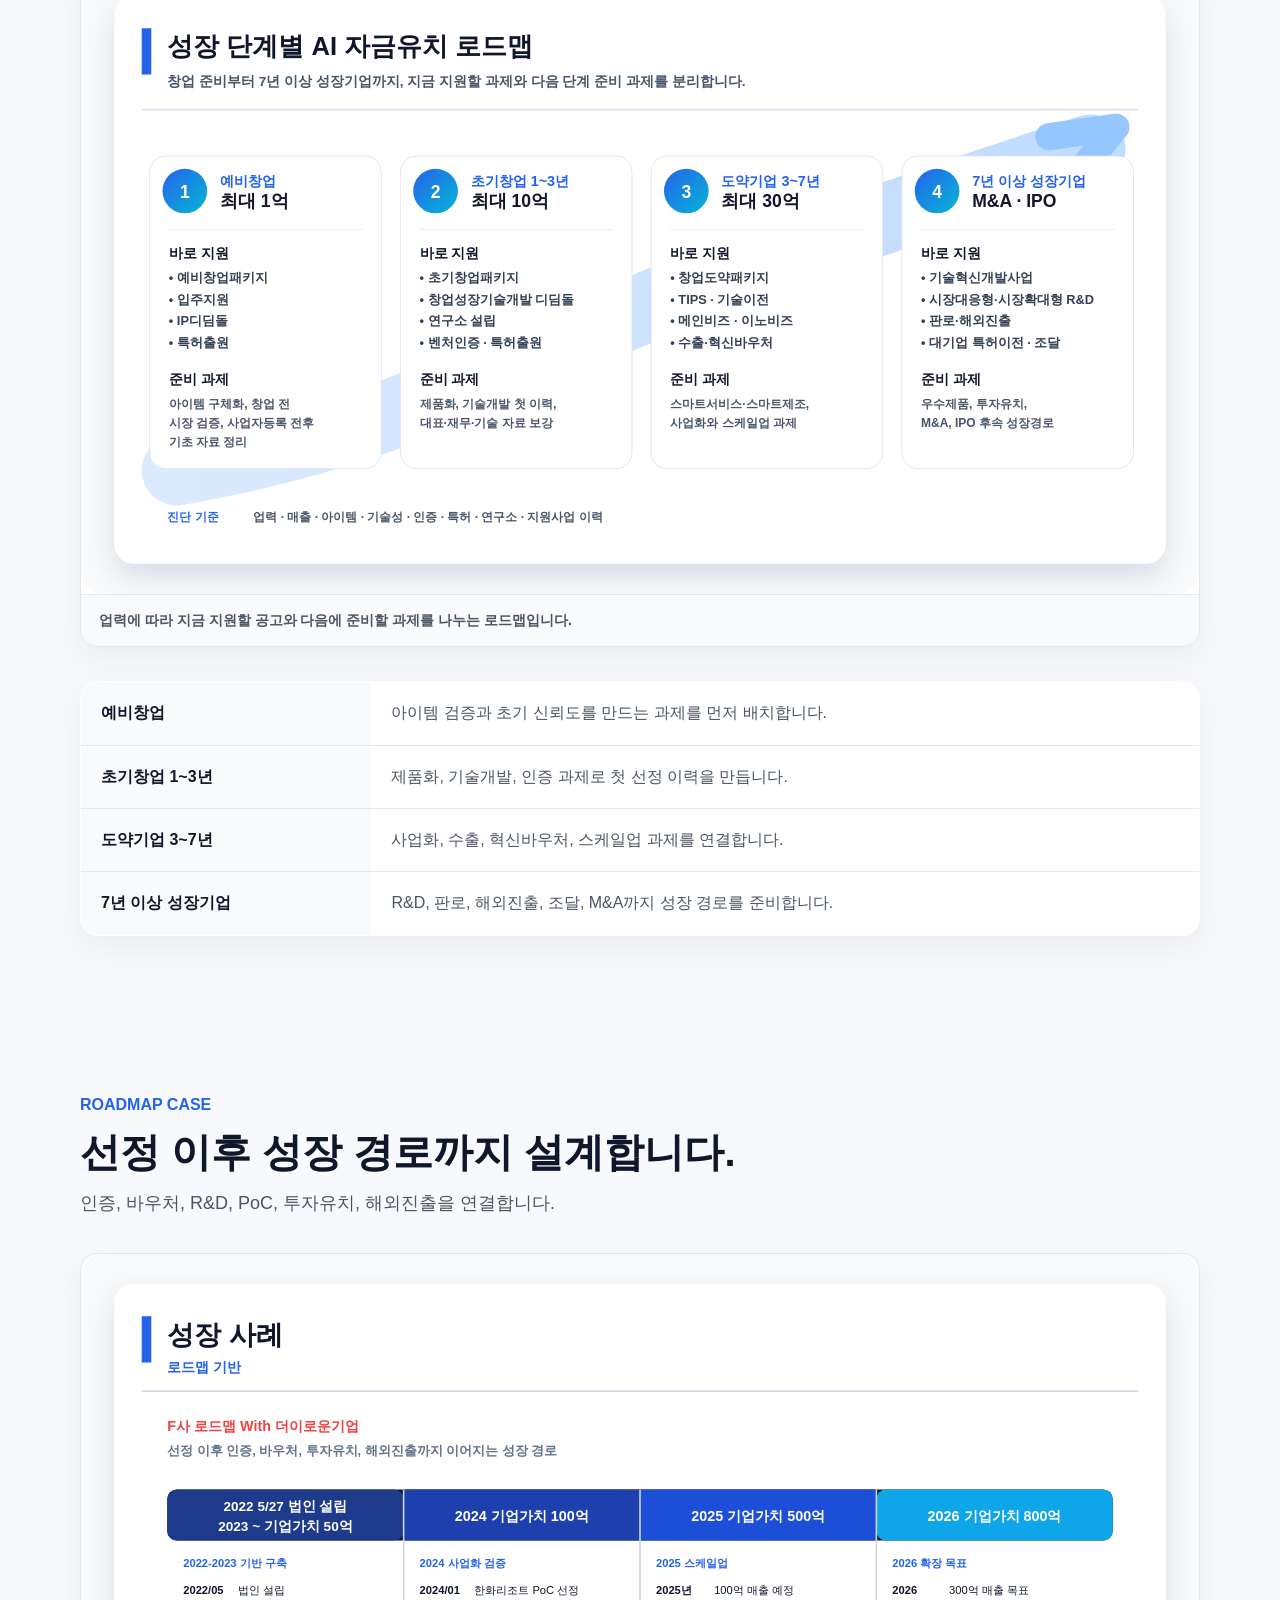
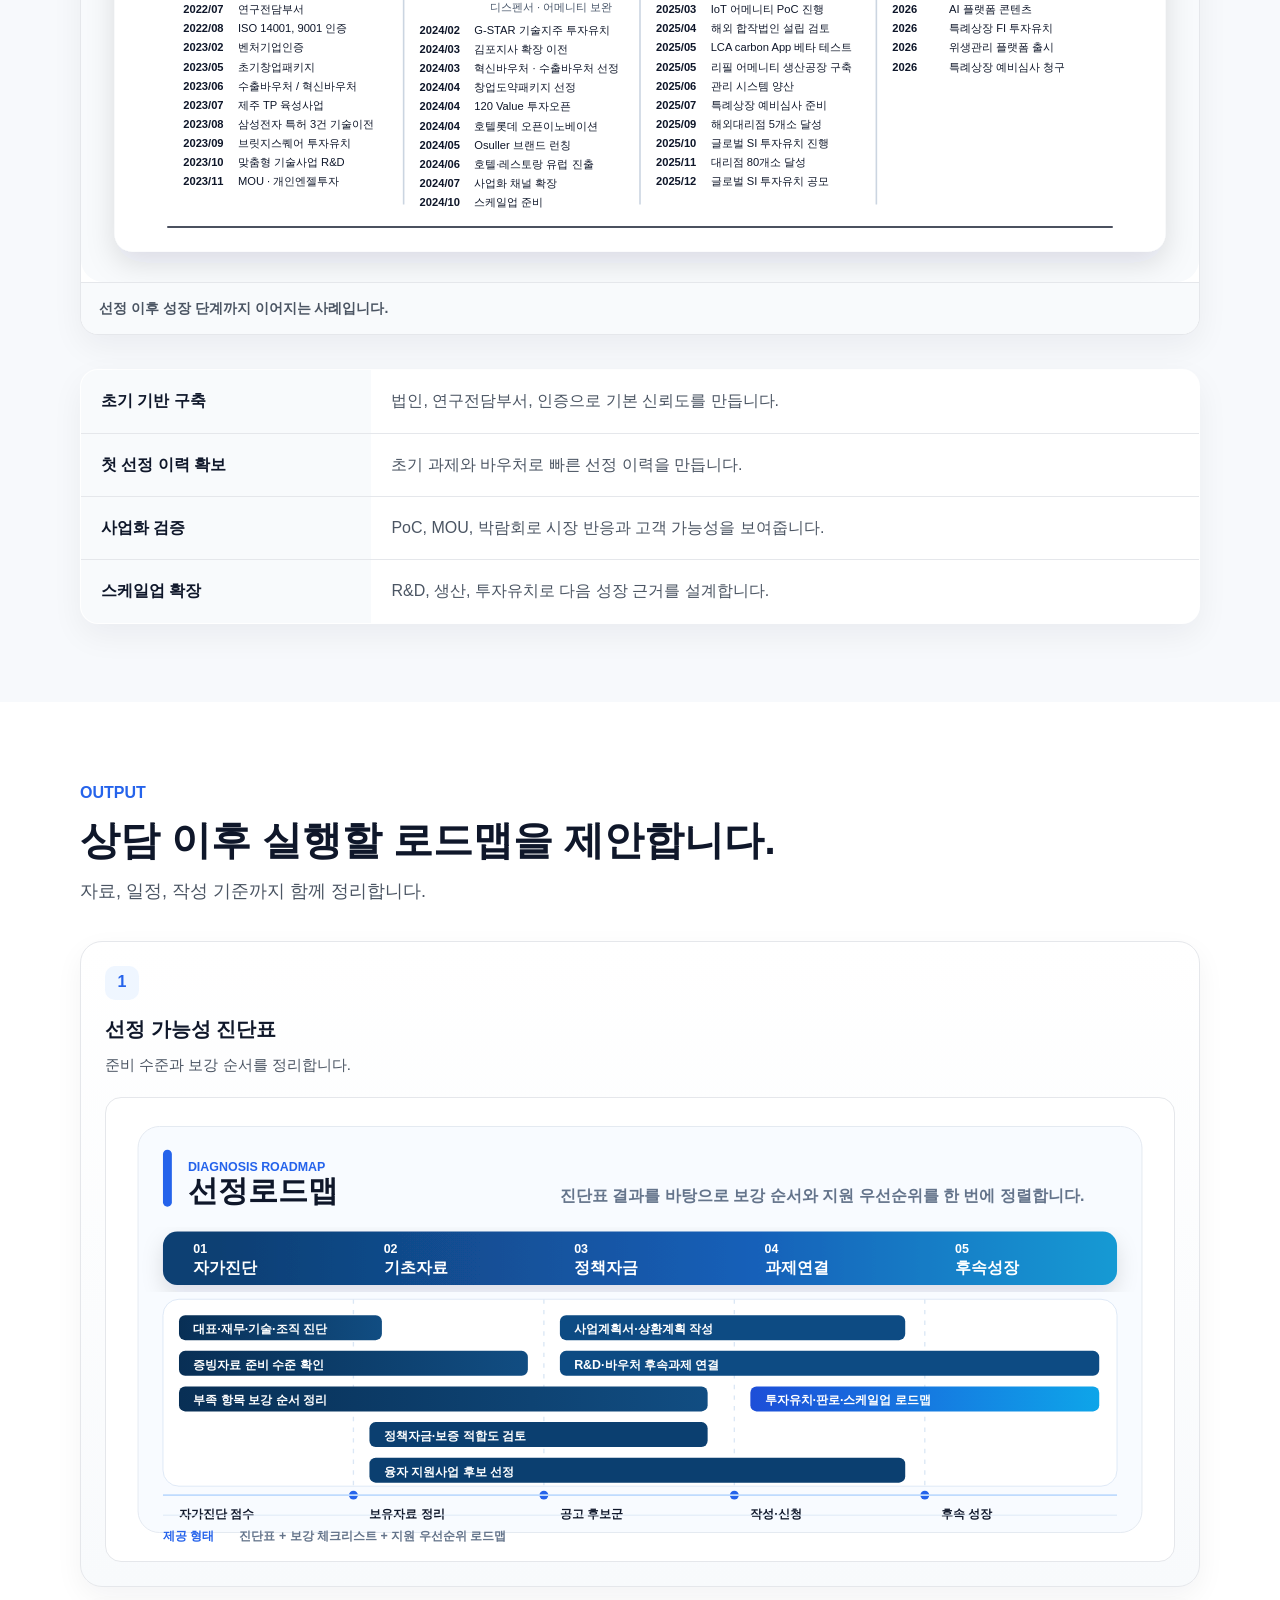
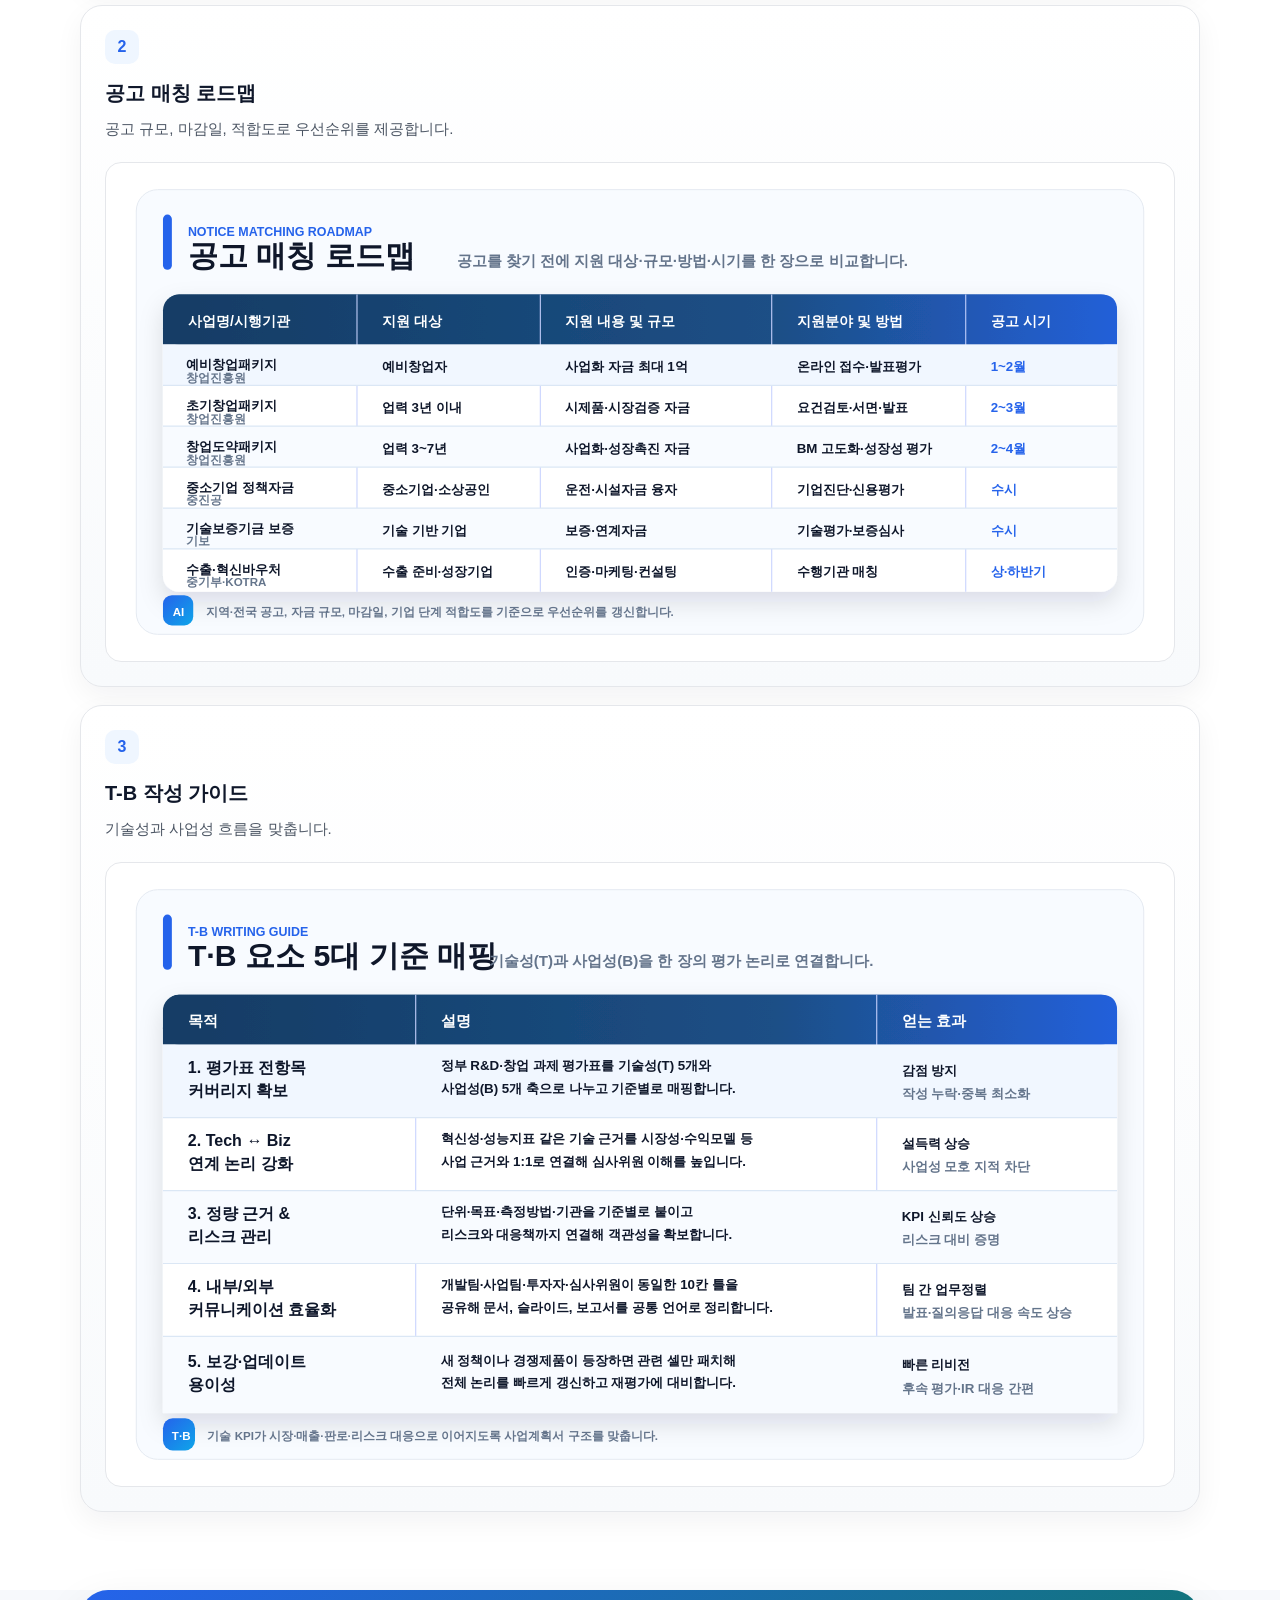
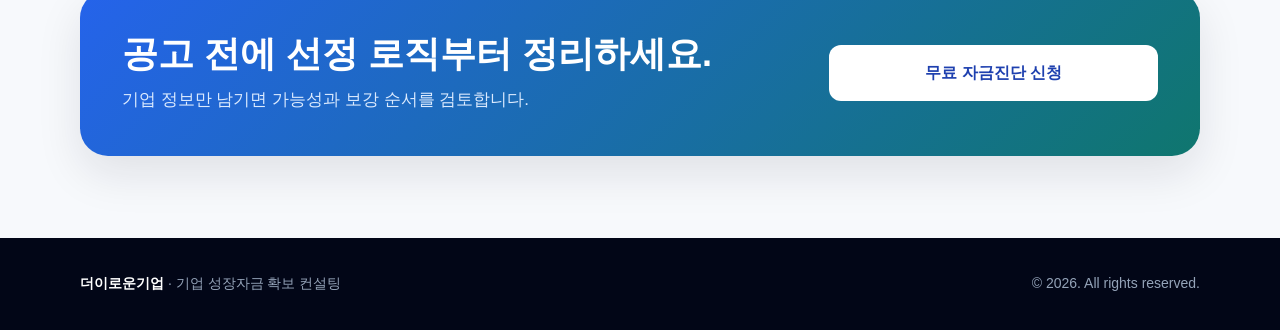
<file: funding-strategy-planning.html>
<!DOCTYPE html>
<html lang="ko">
<head>
  <meta charset="UTF-8" />
  <meta name="viewport" content="width=device-width, initial-scale=1.0, maximum-scale=1.0, user-scalable=no, viewport-fit=cover" />
  <title>자금 로드맵 | 더이로운기업</title>
  <link rel="icon" href="./assets/favicon.svg" type="image/svg+xml" />
  <link rel="manifest" href="./manifest.webmanifest" />
  <link rel="apple-touch-icon" href="./assets/apple-touch-icon.png" />
  <meta name="theme-color" content="#0f62fe" />
  <meta name="mobile-web-app-capable" content="yes" />
  <meta name="apple-mobile-web-app-capable" content="yes" />
  <meta name="apple-mobile-web-app-title" content="더이로운기업" />
  <meta name="apple-mobile-web-app-status-bar-style" content="default" />
  <meta name="description" content="기업 자료와 선정 가능성을 분석해 공고 매칭, 사업계획서 작성, 후속 과제까지 이어지는 성장자금 로드맵을 설계합니다." />
  <meta property="og:image" content="https://baeyzun-create.github.io/funding-strategy-lab-site/assets/social-preview.png" />
  <meta property="og:image:width" content="1200" />
  <meta property="og:image:height" content="630" />
  <meta name="twitter:card" content="summary_large_image" />
  <meta name="twitter:image" content="https://baeyzun-create.github.io/funding-strategy-lab-site/assets/social-preview.png" />
  <link rel="stylesheet" href="./funding-detail-pages.css?v=nav-services-pricing" />
</head>
<body>
  <header class="header">
    <div class="container nav">
      <a href="./funding-strategy-lab.html" class="logo" aria-label="메인으로 이동">
        <img class="brand-logo" src="./assets/the-eroun-logo.png" alt="더이로운기업 Road Map &amp; Free Funds Consulting" />
      </a>
      <button class="menu-toggle" type="button" aria-label="주요 메뉴 열기" aria-expanded="false" aria-controls="detailNavMenu">
        <span class="menu-toggle-lines" aria-hidden="true"></span>
      </button>
      <nav class="nav-menu" id="detailNavMenu" aria-label="주요 메뉴">
        <a href="./funding-strategy-planning.html" class="current">로드맵</a>
        <a href="./funding-notice-matching.html">공고매칭</a>
        <a href="./funding-proposal-writing.html">사업계획서</a>
        <a href="./funding-submission-management.html">접수·관리</a>
        <a href="./funding-services-pricing.html">서비스 및 가격</a>
        <a href="./funding-qna.html">Q&amp;A</a>
        <a href="./funding-strategy-lab.html#contact" class="nav-cta">상담 신청</a>
      </nav>
    </div>
  </header>

  <main>
    <section class="sub-hero">
      <div class="container hero-grid">
        <div>
          <a href="./funding-strategy-lab.html#services" class="back-link">← 서비스 전체 보기</a>
          <div class="kicker">01. Roadmap Logic</div>
          <h1>선정 가능성을 담은 맞춤형 로드맵을 제안합니다.</h1>
          <p class="hero-lead">
            기업 자료를 객관화하고 수집된 공고와 비교해 지금 지원할 과제와 3~12개월 준비 과제를 나눕니다. 계획서 작성 기준까지 함께 정리합니다.
          </p>
          <div class="hero-actions">
            <a href="./funding-strategy-lab.html#contact" class="btn btn-primary">무료 자금진단 신청</a>
            <a href="./funding-notice-matching.html" class="btn btn-secondary">다음: 공고 매칭</a>
          </div>
        </div>
        <aside class="insight-panel">
          <h2>로드맵 진단 포인트</h2>
          <ul class="check-list">
            <li>대표·재무·기술 자료 기반 가능성 확인</li>
            <li>기업 단계별 지원사업 분류</li>
            <li>공고 규모와 마감 일정 매칭</li>
            <li>기술성과 사업성 작성 방향 설계</li>
          </ul>
          <div class="metric-strip metric-strip-emphasis">
            <div class="metric">
              <strong>1,300+</strong>
              <span>기관 공고 분석</span>
            </div>
            <div class="metric">
              <strong>3만+</strong>
              <span>지원공고 검토</span>
            </div>
            <div class="metric">
              <strong>100억+</strong>
              <span>누적 선정액</span>
            </div>
          </div>
        </aside>
      </div>
    </section>

    <section>
      <div class="container">
        <div class="section-head">
          <span class="section-label">ROADMAP FRAME</span>
          <h2>과거·현재·미래를 표준사업계획서에 반영합니다.</h2>
          <p>기업 요구와 선정 요인을 분석해 공고 매칭과 작성 순서를 정합니다.</p>
        </div>
        <table class="info-table">
          <tbody>
            <tr>
              <th>요구·조건 정리</th>
              <td>기간, 비용, NDA, 레퍼런스 범위를 확인해 기준을 맞춥니다.</td>
            </tr>
            <tr>
              <th>기업 객관화 분석</th>
              <td>대표 이력, 재무, 기술, 업력, 실적으로 가능성을 판단합니다.</td>
            </tr>
            <tr>
              <th>사업군·단계 분류</th>
              <td>기업 단계와 HW, SW, HW+SW 성격을 함께 분류합니다.</td>
            </tr>
            <tr>
              <th>공고 매칭 로드맵</th>
              <td>자금 규모, 지역, 마감일, 진행 가능성으로 우선순위를 정합니다.</td>
            </tr>
            <tr>
              <th>계획서 작성 전략</th>
              <td>기초, 표준, 고도화 계획서별 작성 구조를 설계합니다.</td>
            </tr>
            <tr>
              <th>선정 이후 관리</th>
              <td>선정 이후 보강, 집행, 보고서까지 후속 로드맵으로 관리합니다.</td>
            </tr>
          </tbody>
        </table>
      </div>
    </section>

    <section class="deliverables">
      <div class="container">
        <div class="section-head">
          <span class="section-label">AI MATCHING PROCESS</span>
          <h2>컨시어지와 AI 공고 분석을 함께 사용합니다.</h2>
          <p>기업 자료와 인터뷰를 정리한 뒤 온라인 공고 데이터를 연결합니다.</p>
        </div>
        <figure class="roadmap-visual mobile-scroll-visual">
          <span class="scroll-cue" aria-hidden="true">← →</span>
          <div class="mobile-scroll-track">
            <img src="./assets/funding-process-preview.svg?v=web-readable" alt="정부무상자금 AI 자동화 매칭 시스템 6단계 진행순서" loading="eager" />
          </div>
          <figcaption>기업 진단, 수정, 공고 로드맵, 매칭, 신청, 관리로 이어지는 6단계 흐름입니다.</figcaption>
        </figure>
        <div class="deliverable-grid">
          <article class="deliverable-card">
            <strong>1</strong>
            <h3>파악·분석</h3>
            <p>현장 상황과 기업 문화를 파악합니다.</p>
          </article>
          <article class="deliverable-card">
            <strong>2</strong>
            <h3>수정</h3>
            <p>단계, 산업군, BM을 공고에 맞게 다듬습니다.</p>
          </article>
          <article class="deliverable-card">
            <strong>3</strong>
            <h3>공고 로드맵</h3>
            <p>공고와 기업 자료를 대조해 과제 흐름을 설계합니다.</p>
          </article>
          <article class="deliverable-card">
            <strong>4</strong>
            <h3>매칭</h3>
            <p>자료와 AI 분석으로 필요한 공고를 선별합니다.</p>
          </article>
          <article class="deliverable-card">
            <strong>5</strong>
            <h3>신청</h3>
            <p>사업 성격에 맞춰 계획서와 접수 자료를 준비합니다.</p>
          </article>
          <article class="deliverable-card">
            <strong>6</strong>
            <h3>관리</h3>
            <p>선정, 보강, 후속 과제까지 다음 액션을 관리합니다.</p>
          </article>
        </div>
      </div>
    </section>

    <section>
      <div class="container">
        <div class="section-head">
          <span class="section-label">STAGE MAP</span>
          <h2>단계별 지원사업과 준비과제를 나눕니다.</h2>
          <p>업력과 보유자료에 따라 지원사업, 인증, 투자유치 순서를 잡습니다.</p>
        </div>
        <figure class="roadmap-visual mobile-scroll-visual">
          <span class="scroll-cue" aria-hidden="true">← →</span>
          <div class="mobile-scroll-track">
            <img src="./assets/funding-stage-roadmap-preview.svg?v=web-readable" alt="예비창업부터 7년 이상 기업까지 성장 단계별 AI 자금유치 로드맵" loading="eager" />
          </div>
          <figcaption>업력에 따라 지금 지원할 공고와 다음에 준비할 과제를 나누는 로드맵입니다.</figcaption>
        </figure>
        <table class="info-table">
          <tbody>
            <tr>
              <th>예비창업</th>
              <td>아이템 검증과 초기 신뢰도를 만드는 과제를 먼저 배치합니다.</td>
            </tr>
            <tr>
              <th>초기창업 1~3년</th>
              <td>제품화, 기술개발, 인증 과제로 첫 선정 이력을 만듭니다.</td>
            </tr>
            <tr>
              <th>도약기업 3~7년</th>
              <td>사업화, 수출, 혁신바우처, 스케일업 과제를 연결합니다.</td>
            </tr>
            <tr>
              <th>7년 이상 성장기업</th>
              <td>R&D, 판로, 해외진출, 조달, M&A까지 성장 경로를 준비합니다.</td>
            </tr>
          </tbody>
        </table>
      </div>
    </section>

    <section>
      <div class="container">
        <div class="section-head">
          <span class="section-label">ROADMAP CASE</span>
          <h2>선정 이후 성장 경로까지 설계합니다.</h2>
          <p>인증, 바우처, R&D, PoC, 투자유치, 해외진출을 연결합니다.</p>
        </div>
        <figure class="roadmap-visual mobile-scroll-visual">
          <span class="scroll-cue" aria-hidden="true">← →</span>
          <div class="mobile-scroll-track">
            <img src="./assets/funding-growth-case-preview.svg?v=no-logo-note" alt="더이로운기업과 함께한 기업의 로드맵 기반 성장 사례 타임라인" loading="eager" />
          </div>
          <figcaption>선정 이후 성장 단계까지 이어지는 사례입니다.</figcaption>
        </figure>
        <table class="info-table">
          <tbody>
            <tr>
              <th>초기 기반 구축</th>
              <td>법인, 연구전담부서, 인증으로 기본 신뢰도를 만듭니다.</td>
            </tr>
            <tr>
              <th>첫 선정 이력 확보</th>
              <td>초기 과제와 바우처로 빠른 선정 이력을 만듭니다.</td>
            </tr>
            <tr>
              <th>사업화 검증</th>
              <td>PoC, MOU, 박람회로 시장 반응과 고객 가능성을 보여줍니다.</td>
            </tr>
            <tr>
              <th>스케일업 확장</th>
              <td>R&D, 생산, 투자유치로 다음 성장 근거를 설계합니다.</td>
            </tr>
          </tbody>
        </table>
      </div>
    </section>

    <section class="deliverables">
      <div class="container">
        <div class="section-head">
          <span class="section-label">OUTPUT</span>
          <h2>상담 이후 실행할 로드맵을 제안합니다.</h2>
          <p>자료, 일정, 작성 기준까지 함께 정리합니다.</p>
        </div>
        <div class="deliverable-grid deliverable-grid-output">
          <article class="deliverable-card deliverable-card-wide">
            <strong>1</strong>
            <h3>선정 가능성 진단표</h3>
            <p>준비 수준과 보강 순서를 정리합니다.</p>
            <figure class="deliverable-card-visual mobile-scroll-visual">
              <span class="scroll-cue" aria-hidden="true">← →</span>
              <div class="mobile-scroll-track">
                <img src="./assets/funding-diagnosis-roadmap-preview.svg?v=selection-roadmap" alt="융자 지원사업의 선정 가능성 진단과 보강 순서를 단계별로 정리한 로드맵" loading="eager" />
              </div>
            </figure>
          </article>
          <article class="deliverable-card deliverable-card-wide">
            <strong>2</strong>
            <h3>공고 매칭 로드맵</h3>
            <p>공고 규모, 마감일, 적합도로 우선순위를 제공합니다.</p>
            <figure class="deliverable-card-visual mobile-scroll-visual">
              <span class="scroll-cue" aria-hidden="true">← →</span>
              <div class="mobile-scroll-track">
                <img src="./assets/funding-notice-matching-roadmap-preview.svg?v=notice-roadmap" alt="사업명, 지원 대상, 지원 내용, 신청 방법, 공고 시기를 기준으로 공고 매칭 우선순위를 정리한 로드맵" loading="eager" />
              </div>
            </figure>
          </article>
          <article class="deliverable-card deliverable-card-wide">
            <strong>3</strong>
            <h3>T-B 작성 가이드</h3>
            <p>기술성과 사업성 흐름을 맞춥니다.</p>
            <figure class="deliverable-card-visual mobile-scroll-visual">
              <span class="scroll-cue" aria-hidden="true">← →</span>
              <div class="mobile-scroll-track">
                <img src="./assets/funding-tb-guide-preview.svg?v=tb-guide" alt="T와 B 요소 5대 기준을 목적, 설명, 얻는 효과로 정리한 작성 가이드" loading="eager" />
              </div>
            </figure>
          </article>
        </div>
      </div>
    </section>

    <section class="cta-strip">
      <div class="container">
        <div class="cta-box">
          <div>
            <h2>공고 전에 선정 로직부터 정리하세요.</h2>
            <p>기업 정보만 남기면 가능성과 보강 순서를 검토합니다.</p>
          </div>
          <a href="./funding-strategy-lab.html#contact" class="btn">무료 자금진단 신청</a>
        </div>
      </div>
    </section>
  </main>

  <footer class="footer">
    <div class="container footer-inner">
      <p><strong>더이로운기업</strong> · 기업 성장자금 확보 컨설팅</p>
      <p>© 2026. All rights reserved.</p>
    </div>
  </footer>
  <script src="./assets/detail-mobile-nav.js"></script>
  <script src="./assets/pwa-register.js?v=7"></script>
  <script src="./assets/disable-mobile-zoom.js"></script>
</body>
</html>
</file>
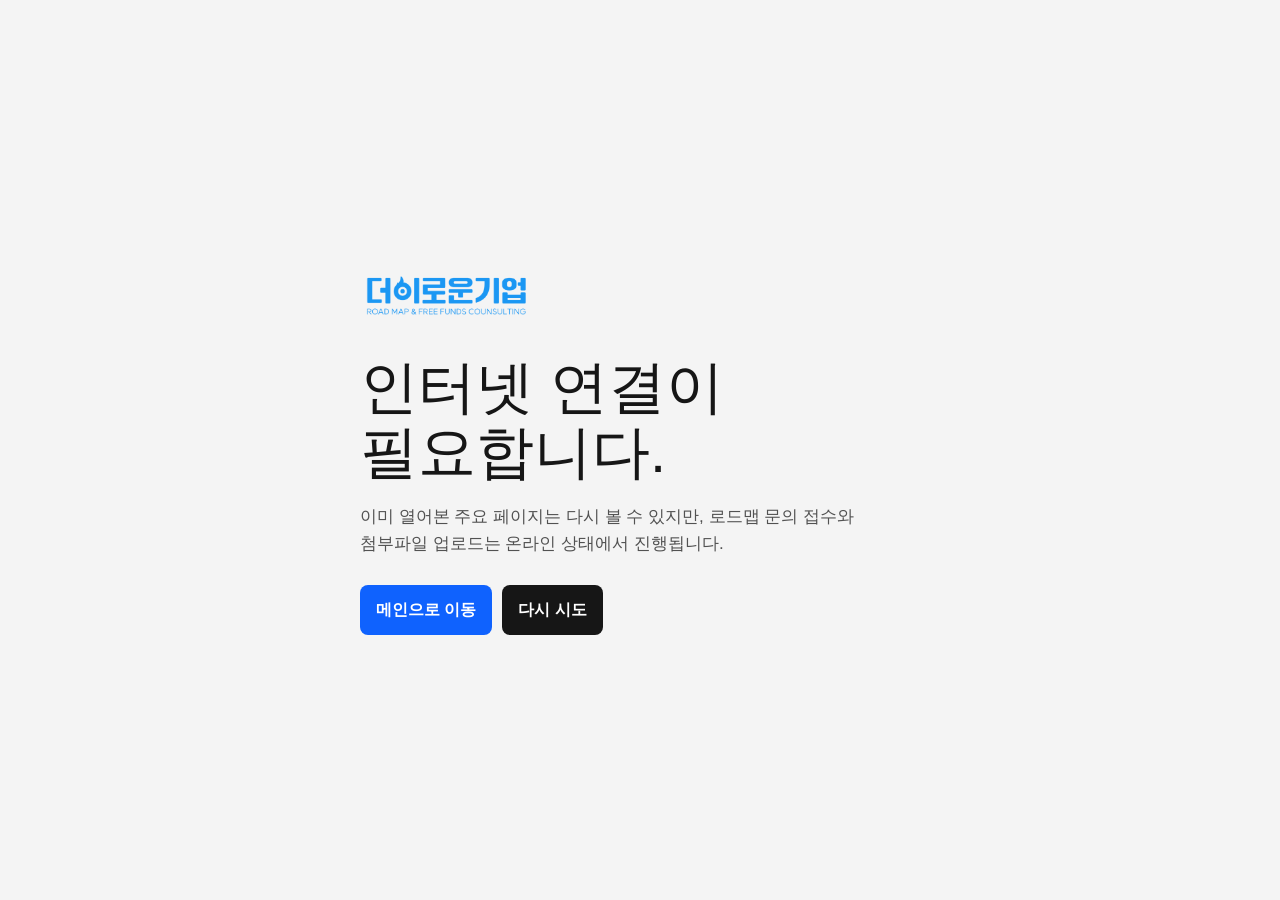
<file: offline.html>
<!DOCTYPE html>
<html lang="ko">
<head>
  <meta charset="UTF-8" />
  <meta name="viewport" content="width=device-width, initial-scale=1.0, maximum-scale=1.0, user-scalable=no, viewport-fit=cover" />
  <title>오프라인 안내 | 더이로운기업</title>
  <link rel="icon" href="./assets/favicon.svg" type="image/svg+xml" />
  <link rel="manifest" href="./manifest.webmanifest" />
  <link rel="apple-touch-icon" href="./assets/apple-touch-icon.png" />
  <meta name="theme-color" content="#0f62fe" />
  <meta name="mobile-web-app-capable" content="yes" />
  <meta name="apple-mobile-web-app-capable" content="yes" />
  <meta name="apple-mobile-web-app-title" content="더이로운기업" />
  <meta name="apple-mobile-web-app-status-bar-style" content="default" />
  <style>
    * {
      box-sizing: border-box;
      margin: 0;
      padding: 0;
    }

    body {
      min-height: 100vh;
      display: grid;
      place-items: center;
      padding: 28px;
      color: #161616;
      background: #f4f4f4;
      font-family: "IBM Plex Sans", "Noto Sans KR", -apple-system, BlinkMacSystemFont, "Segoe UI", sans-serif;
      line-height: 1.6;
      word-break: keep-all;
      overflow-wrap: break-word;
    }

    main {
      width: min(100%, 560px);
    }

    img {
      width: 172px;
      height: auto;
      display: block;
      margin-bottom: 30px;
    }

    h1 {
      font-size: clamp(34px, 8vw, 58px);
      font-weight: 300;
      line-height: 1.12;
      letter-spacing: 0;
      margin-bottom: 18px;
    }

    p {
      color: #525252;
      font-size: 17px;
      margin-bottom: 28px;
    }

    .actions {
      display: flex;
      flex-wrap: wrap;
      gap: 10px;
    }

    a,
    button {
      display: inline-flex;
      min-height: 48px;
      align-items: center;
      justify-content: center;
      padding: 12px 16px;
      border: 0;
      border-radius: 8px;
      background: #0f62fe;
      color: #fff;
      font: inherit;
      font-weight: 700;
      text-decoration: none;
      cursor: pointer;
    }

    button {
      background: #161616;
    }

    @media (max-width: 520px) {
      body {
        place-items: start;
        padding: 42px 22px;
      }

      img {
        width: 148px;
      }

      a,
      button {
        width: 100%;
      }
    }
  </style>
</head>
<body>
  <main>
    <img src="./assets/the-eroun-logo.png" alt="더이로운기업 Road Map & Free Funds Consulting" />
    <h1>인터넷 연결이 필요합니다.</h1>
    <p>이미 열어본 주요 페이지는 다시 볼 수 있지만, 로드맵 문의 접수와 첨부파일 업로드는 온라인 상태에서 진행됩니다.</p>
    <div class="actions">
      <a href="./funding-strategy-lab.html">메인으로 이동</a>
      <button type="button" onclick="window.location.reload()">다시 시도</button>
    </div>
  </main>
  <script src="./assets/pwa-register.js?v=7"></script>
  <script src="./assets/disable-mobile-zoom.js"></script>
</body>
</html>
</file>
<file: funding-detail-pages.css>
:root {
  --bg: #f7f9fc;
  --white: #ffffff;
  --black: #111827;
  --gray-900: #1f2937;
  --gray-700: #374151;
  --gray-600: #4b5563;
  --gray-500: #6b7280;
  --gray-300: #d1d5db;
  --gray-200: #e5e7eb;
  --blue: #2563eb;
  --blue-dark: #1e40af;
  --blue-soft: #eff6ff;
  --navy: #0f172a;
  --green: #10b981;
  --teal: #0f766e;
  --amber: #f59e0b;
  --shadow: 0 18px 45px rgba(15, 23, 42, 0.10);
}

* {
  box-sizing: border-box;
  margin: 0;
  padding: 0;
}

html {
  scroll-behavior: smooth;
  overflow-x: hidden;
}

body {
  font-family: -apple-system, BlinkMacSystemFont, "Segoe UI", "Noto Sans KR", "Apple SD Gothic Neo", sans-serif;
  color: var(--black);
  background: var(--bg);
  line-height: 1.65;
  word-break: keep-all;
  overflow-wrap: break-word;
  overflow-x: hidden;
}

a {
  color: inherit;
  text-decoration: none;
}

.container {
  width: min(1120px, calc(100% - 40px));
  margin: 0 auto;
  min-width: 0;
}

.header {
  position: sticky;
  top: 0;
  z-index: 100;
  background: rgba(255, 255, 255, 0.92);
  backdrop-filter: blur(14px);
  border-bottom: 1px solid var(--gray-200);
}

.nav {
  min-height: 72px;
  display: flex;
  align-items: center;
  justify-content: space-between;
  gap: 20px;
  position: relative;
}

.logo {
  display: flex;
  align-items: center;
  min-width: 0;
}

.brand-logo {
  width: 184px;
  height: auto;
  display: block;
}

.nav-menu {
  display: flex;
  align-items: center;
  justify-content: flex-end;
  gap: 14px;
  color: var(--gray-600);
  font-size: 14px;
  font-weight: 700;
  min-width: 0;
  white-space: nowrap;
}

.nav-menu a:hover,
.nav-menu .current {
  color: var(--blue);
}

.nav-cta {
  padding: 10px 16px;
  border-radius: 999px;
  background: var(--blue);
  color: var(--white) !important;
  font-weight: 800;
  box-shadow: 0 10px 22px rgba(37, 99, 235, 0.24);
}

.menu-toggle {
  display: none;
  width: 44px;
  height: 44px;
  align-items: center;
  justify-content: center;
  border: 1px solid var(--gray-200);
  border-radius: 8px;
  background: var(--white);
  color: var(--navy);
  cursor: pointer;
}

.menu-toggle-lines,
.menu-toggle-lines::before,
.menu-toggle-lines::after {
  display: block;
  width: 18px;
  height: 2px;
  border-radius: 999px;
  background: currentColor;
}

.menu-toggle-lines {
  position: relative;
}

.menu-toggle-lines::before,
.menu-toggle-lines::after {
  content: "";
  position: absolute;
  left: 0;
}

.menu-toggle-lines::before {
  top: -6px;
}

.menu-toggle-lines::after {
  top: 6px;
}

.sub-hero {
  padding: 82px 0 70px;
  background:
    radial-gradient(circle at 12% 8%, #dbeafe 0, transparent 30%),
    linear-gradient(135deg, #ffffff 0%, #f8fafc 56%, #e0f2fe 100%);
  border-bottom: 1px solid var(--gray-200);
}

.hero-grid {
  display: grid;
  grid-template-columns: 1.05fr 0.95fr;
  gap: 48px;
  align-items: center;
}

.back-link {
  display: inline-flex;
  margin-bottom: 20px;
  color: var(--blue-dark);
  font-size: 14px;
  font-weight: 900;
}

.kicker {
  color: var(--blue);
  font-weight: 900;
  margin-bottom: 12px;
}

h1 {
  color: var(--navy);
  font-size: 54px;
  line-height: 1.14;
  letter-spacing: 0;
  margin-bottom: 22px;
  overflow-wrap: anywhere;
}

.hero-lead {
  max-width: 700px;
  color: var(--gray-700);
  font-size: 19px;
}

.hero-actions {
  display: flex;
  flex-wrap: wrap;
  gap: 12px;
  margin-top: 32px;
}

.btn {
  display: inline-flex;
  align-items: center;
  justify-content: center;
  padding: 14px 20px;
  border-radius: 12px;
  font-weight: 850;
  border: 1px solid transparent;
}

.btn-primary {
  background: var(--blue);
  color: var(--white);
  box-shadow: 0 14px 26px rgba(37, 99, 235, 0.25);
}

.btn-secondary {
  background: var(--white);
  color: var(--navy);
  border-color: var(--gray-200);
}

.insight-panel {
  background: var(--white);
  border: 1px solid rgba(255, 255, 255, 0.7);
  border-radius: 26px;
  box-shadow: var(--shadow);
  padding: 30px;
}

.insight-panel h2 {
  color: var(--navy);
  font-size: 24px;
  line-height: 1.3;
  letter-spacing: 0;
  margin-bottom: 18px;
}

.check-list {
  list-style: none;
  display: grid;
  gap: 12px;
}

.check-list li {
  display: flex;
  gap: 10px;
  color: var(--gray-700);
  font-weight: 650;
}

.check-list li::before {
  content: "✓";
  color: var(--green);
  font-weight: 900;
}

.metric-strip {
  display: grid;
  grid-template-columns: repeat(3, 1fr);
  gap: 12px;
  margin-top: 22px;
}

.metric {
  padding: 16px;
  border: 1px solid var(--gray-200);
  border-radius: 16px;
  background: #f8fafc;
}

.metric strong {
  display: block;
  color: var(--blue);
  font-size: 23px;
  line-height: 1.1;
  margin-bottom: 4px;
}

.metric span {
  color: var(--gray-600);
  font-size: 13px;
  font-weight: 800;
}

.metric-strip-emphasis {
  grid-template-columns: repeat(3, minmax(0, 1fr));
  gap: 16px;
  margin-top: 30px;
}

.metric-strip-emphasis .metric {
  position: relative;
  min-height: 120px;
  padding: 24px 12px 20px;
  overflow: hidden;
  display: flex;
  flex-direction: column;
  justify-content: center;
  align-items: center;
  text-align: center;
  border-color: #bfdbfe;
  background: linear-gradient(180deg, #ffffff 0%, #eff6ff 100%);
  box-shadow: 0 14px 26px rgba(37, 99, 235, 0.12);
}

.metric-strip-emphasis .metric::before {
  content: "";
  position: absolute;
  inset: 0 0 auto;
  height: 4px;
  background: linear-gradient(90deg, var(--blue), #0ea5e9);
}

.metric-strip-emphasis .metric strong {
  color: var(--blue);
  font-size: 38px;
  line-height: 0.95;
  letter-spacing: 0;
  margin-bottom: 12px;
  white-space: nowrap;
}

.metric-strip-emphasis .metric span {
  color: var(--navy);
  font-size: 14px;
  font-weight: 900;
}

section {
  padding: 78px 0;
}

.section-head {
  max-width: 760px;
  margin-bottom: 34px;
}

.section-head-wide {
  max-width: 100%;
}

.section-label {
  display: inline-block;
  color: var(--blue);
  font-weight: 900;
  margin-bottom: 10px;
}

.section-head h2 {
  color: var(--navy);
  font-size: 40px;
  line-height: 1.22;
  letter-spacing: 0;
  margin-bottom: 12px;
  overflow-wrap: anywhere;
}

.section-head p {
  color: var(--gray-600);
  font-size: 18px;
}

@media (min-width: 900px) {
  .section-head-wide h2 {
    white-space: nowrap;
  }
}

.roadmap-visual {
  margin: 28px 0 34px;
  overflow: hidden;
  max-width: 100%;
  border: 1px solid var(--gray-200);
  border-radius: 18px;
  background: var(--white);
  box-shadow: 0 12px 32px rgba(15, 23, 42, 0.055);
}

.roadmap-visual img {
  display: block;
  width: 100%;
  height: auto;
}

.roadmap-visual figcaption {
  padding: 14px 18px;
  color: var(--gray-600);
  border-top: 1px solid var(--gray-200);
  background: #f8fafc;
  font-size: 14px;
  font-weight: 700;
}

.proposal-section {
  position: relative;
}

.proposal-split {
  display: grid;
  grid-template-columns: minmax(0, 0.92fr) minmax(360px, 1.08fr);
  gap: 30px;
  align-items: start;
}

.proposal-copy {
  min-width: 0;
  display: grid;
  gap: 18px;
}

.proposal-copy h3 {
  color: var(--navy);
  font-size: 32px;
  line-height: 1.25;
  letter-spacing: 0;
}

.proposal-copy p {
  color: var(--gray-600);
  font-size: 17px;
}

.pill-list {
  display: flex;
  flex-wrap: wrap;
  gap: 8px;
}

.pill-list span {
  display: inline-flex;
  align-items: center;
  min-height: 32px;
  padding: 6px 12px;
  border-radius: 999px;
  background: var(--blue-soft);
  color: var(--blue-dark);
  font-size: 13px;
  font-weight: 900;
}

.evidence-card {
  min-width: 0;
  border: 1px solid var(--gray-200);
  border-radius: 24px;
  background: var(--white);
  box-shadow: 0 12px 32px rgba(15, 23, 42, 0.055);
  overflow: hidden;
}

.evidence-card img {
  display: block;
  width: 100%;
  height: auto;
}

.experience-evidence-card {
  margin-top: 28px;
  border-radius: 20px;
}

.experience-evidence-card img {
  background: var(--white);
}

.profile-evidence-card {
  position: relative;
  align-self: start;
  height: fit-content;
}

.profile-notion-link {
  position: absolute;
  top: 30%;
  left: 48%;
  display: inline-flex;
  min-height: 36px;
  align-items: center;
  gap: 8px;
  padding: 8px 13px;
  border: 1px solid #bfdbfe;
  border-radius: 999px;
  background: rgba(255, 255, 255, 0.94);
  color: var(--blue-dark);
  font-size: 13px;
  font-weight: 900;
  line-height: 1;
  text-decoration: none;
  white-space: nowrap;
  box-shadow: 0 12px 24px rgba(37, 99, 235, 0.18);
  transform: translateY(-50%);
}

.profile-notion-link b {
  display: inline-flex;
  width: 22px;
  height: 22px;
  align-items: center;
  justify-content: center;
  border-radius: 999px;
  background: var(--blue);
  color: var(--white);
  font-size: 14px;
}

.profile-notion-link:hover,
.profile-notion-link:focus-visible {
  border-color: var(--blue);
  color: var(--blue);
}

.results-frame {
  display: grid;
  gap: 24px;
}

.results-copy {
  grid-template-columns: minmax(0, 0.98fr) minmax(360px, 1.02fr);
  column-gap: 32px;
  align-items: end;
}

.results-copy h3,
.results-copy p {
  grid-column: 1;
}

.results-copy .proof-grid {
  grid-column: 2;
  grid-row: 1 / span 2;
  align-self: end;
  grid-template-columns: repeat(2, minmax(0, 1fr));
  margin-top: 0;
}

.result-evidence-card {
  width: 100%;
}

.result-evidence-panes {
  display: grid;
  grid-template-columns: repeat(2, minmax(0, 1fr));
  gap: 16px;
  padding: 18px;
  background: #f8fafc;
}

.result-evidence-pane {
  display: block;
  aspect-ratio: 1.42;
  overflow: hidden;
  border: 1px solid var(--gray-200);
  border-radius: 16px;
  background: var(--white);
}

.result-evidence-pane img {
  width: 100%;
  height: 200%;
  max-width: none;
  object-fit: cover;
  object-position: top center;
}

.result-evidence-pane-bottom img {
  object-position: bottom center;
}

.evidence-card figcaption,
.placeholder-box {
  padding: 16px 18px;
  color: var(--gray-600);
  font-size: 14px;
  font-weight: 750;
}

.download-caption {
  display: flex;
  justify-content: flex-end;
  padding: 12px 16px;
}

.download-icon {
  display: inline-flex;
  width: 38px;
  height: 38px;
  align-items: center;
  justify-content: center;
  border-radius: 999px;
  background: var(--blue);
  color: var(--white);
  font-size: 22px;
  font-weight: 900;
  line-height: 1;
  box-shadow: 0 12px 24px rgba(37, 99, 235, 0.22);
}

.section-icon-actions {
  display: flex;
  justify-content: center;
  margin-top: 28px;
}

.icon-link {
  display: inline-flex;
  min-height: 48px;
  align-items: center;
  justify-content: center;
  gap: 10px;
  padding: 8px 18px 8px 10px;
  border-radius: 999px;
  background: var(--blue);
  color: var(--white);
  font-size: 15px;
  font-weight: 900;
  line-height: 1;
  text-decoration: none;
  box-shadow: 0 14px 26px rgba(37, 99, 235, 0.25);
  transition: transform 0.2s ease, background 0.2s ease, box-shadow 0.2s ease;
}

.icon-link-mark {
  display: inline-flex;
  width: 32px;
  height: 32px;
  align-items: center;
  justify-content: center;
  border-radius: 999px;
  background: rgba(255, 255, 255, 0.18);
  font-size: 20px;
}

.icon-link-label {
  white-space: nowrap;
}

.icon-link:hover,
.icon-link:focus-visible {
  background: var(--blue-dark);
  box-shadow: 0 18px 30px rgba(37, 99, 235, 0.32);
  transform: translateY(-2px);
}

.placeholder-box {
  border: 1px dashed #93c5fd;
  border-radius: 18px;
  background: #f8fbff;
}

.proof-grid {
  display: grid;
  grid-template-columns: repeat(4, 1fr);
  gap: 14px;
  margin-top: 22px;
}

.proof-item {
  padding: 20px;
  border: 1px solid var(--gray-200);
  border-radius: 18px;
  background: var(--white);
}

.proof-item strong {
  display: block;
  color: var(--blue);
  font-size: 26px;
  line-height: 1;
  margin-bottom: 10px;
}

.proof-item span {
  color: var(--navy);
  font-weight: 900;
}

.milestone-map {
  display: grid;
  grid-template-columns: repeat(5, 1fr);
  gap: 12px;
  margin-top: 26px;
}

.milestone {
  position: relative;
  min-height: 230px;
  padding: 22px 18px;
  border: 1px solid var(--gray-200);
  border-radius: 20px;
  background: linear-gradient(180deg, #ffffff 0%, #f8fafc 100%);
}

.milestone::before {
  content: "";
  position: absolute;
  top: 34px;
  left: -12px;
  width: 12px;
  height: 2px;
  background: #93c5fd;
}

.milestone:first-child::before {
  display: none;
}

.milestone b {
  display: inline-flex;
  margin-bottom: 14px;
  color: var(--blue);
  font-size: 13px;
}

.milestone h3 {
  color: var(--navy);
  font-size: 19px;
  line-height: 1.35;
  letter-spacing: 0;
  margin-bottom: 10px;
}

.milestone p {
  color: var(--gray-600);
  font-size: 14px;
}

.program-tags {
  display: flex;
  flex-wrap: wrap;
  gap: 6px;
  margin-top: 14px;
}

.program-tags span {
  padding: 5px 8px;
  border-radius: 8px;
  background: #eef2ff;
  color: #3730a3;
  font-size: 12px;
  font-weight: 850;
}

.process-guide {
  display: grid;
  grid-template-columns: repeat(6, 1fr);
  gap: 10px;
  counter-reset: process;
}

.process-step {
  position: relative;
  padding: 20px 14px;
  border: 1px solid var(--gray-200);
  border-radius: 18px;
  background: var(--white);
}

.process-step::before {
  counter-increment: process;
  content: counter(process);
  display: inline-flex;
  width: 30px;
  height: 30px;
  align-items: center;
  justify-content: center;
  margin-bottom: 14px;
  border-radius: 10px;
  background: var(--blue);
  color: var(--white);
  font-weight: 900;
}

.process-step h3 {
  color: var(--navy);
  font-size: 17px;
  margin-bottom: 8px;
}

.process-step p {
  color: var(--gray-600);
  font-size: 14px;
}

.moat-grid {
  display: grid;
  grid-template-columns: 0.9fr 1.1fr;
  gap: 24px;
  align-items: stretch;
}

.moat-panel {
  padding: 28px;
  border-radius: 24px;
  background: #020617;
  color: var(--white);
}

.moat-panel h3 {
  font-size: 24px;
  line-height: 1.32;
  letter-spacing: 0;
  margin-bottom: 14px;
}

.moat-panel p {
  color: #cbd5e1;
}

.moat-list {
  display: grid;
  gap: 12px;
}

.moat-list li {
  list-style: none;
  padding: 18px;
  border: 1px solid var(--gray-200);
  border-radius: 18px;
  background: var(--white);
  color: var(--gray-600);
}

.moat-list strong {
  display: block;
  color: var(--navy);
  margin-bottom: 4px;
}

.patent-evidence-stack {
  display: grid;
  gap: 24px;
}

.patent-evidence-card img {
  background: #f8fafc;
}

.patent-evidence-card {
  position: relative;
}

.patent-evidence-scroll {
  width: 100%;
  overflow: hidden;
}

.patent-evidence-canvas {
  position: relative;
  display: block;
  width: 100%;
}

.patent-evidence-canvas img {
  display: block;
  width: 100%;
  height: auto;
}

.patent-evidence-card figcaption {
  color: var(--navy);
}

.patent-evidence-content {
  display: grid;
  grid-template-columns: minmax(0, 0.84fr) minmax(0, 1.16fr);
  gap: 22px;
  align-items: stretch;
}

.patent-summary-panel {
  padding: 28px;
  border-radius: 24px;
  background: #020617;
  color: var(--white);
}

.patent-summary-panel h3 {
  font-size: 24px;
  line-height: 1.32;
  letter-spacing: 0;
  margin-bottom: 14px;
}

.patent-summary-panel p {
  color: #cbd5e1;
}

.patent-list {
  grid-template-columns: repeat(2, minmax(0, 1fr));
}

.info-table {
  width: 100%;
  border-collapse: collapse;
  overflow: hidden;
  border-radius: 18px;
  border: 1px solid var(--gray-200);
  background: var(--white);
  box-shadow: 0 12px 32px rgba(15, 23, 42, 0.055);
}

.info-table th,
.info-table td {
  padding: 18px 20px;
  border-bottom: 1px solid var(--gray-200);
  vertical-align: top;
  text-align: left;
}

.info-table th {
  width: 26%;
  background: #f8fafc;
  color: var(--navy);
  font-weight: 900;
}

.info-table td {
  color: var(--gray-600);
}

.info-table tr:last-child th,
.info-table tr:last-child td {
  border-bottom: none;
}

.deliverables {
  background: var(--white);
}

.deliverable-grid {
  display: grid;
  grid-template-columns: repeat(3, 1fr);
  gap: 18px;
  min-width: 0;
}

.deliverable-grid-output {
  grid-template-columns: repeat(2, 1fr);
}

.deliverable-card {
  min-width: 0;
  min-height: 190px;
  border: 1px solid var(--gray-200);
  border-radius: 22px;
  padding: 24px;
  background: linear-gradient(180deg, #ffffff 0%, #f8fafc 100%);
  box-shadow: 0 10px 28px rgba(15, 23, 42, 0.05);
}

.deliverable-card-wide {
  grid-column: 1 / -1;
}

.deliverable-card strong {
  display: inline-flex;
  width: 34px;
  height: 34px;
  border-radius: 10px;
  align-items: center;
  justify-content: center;
  color: var(--blue);
  background: var(--blue-soft);
  margin-bottom: 16px;
}

.deliverable-card h3 {
  color: var(--navy);
  font-size: 20px;
  line-height: 1.35;
  letter-spacing: 0;
  margin-bottom: 10px;
  word-break: keep-all;
  overflow-wrap: normal;
}

.deliverable-card p {
  color: var(--gray-600);
  font-size: 15px;
}

.deliverable-card-visual {
  margin-top: 20px;
  overflow: hidden;
  max-width: 100%;
  border: 1px solid var(--gray-200);
  border-radius: 16px;
  background: var(--white);
}

.deliverable-card-visual img {
  display: block;
  width: 100%;
  height: auto;
}

.mobile-scroll-visual {
  position: relative;
  overflow: hidden;
  max-width: 100%;
  min-width: 0;
}

.mobile-scroll-track {
  display: block;
  width: 100%;
  max-width: 100%;
  min-width: 0;
  overflow: hidden;
}

.mobile-scroll-track > img {
  display: block;
  width: 100%;
  height: auto;
}

.scroll-cue {
  display: none;
}

.cta-strip {
  padding: 0 0 82px;
}

.cta-box {
  padding: 42px;
  border-radius: 28px;
  background: linear-gradient(135deg, var(--blue), var(--teal));
  color: var(--white);
  display: grid;
  grid-template-columns: 1.35fr 0.65fr;
  gap: 24px;
  align-items: center;
  box-shadow: var(--shadow);
}

.cta-box h2 {
  font-size: 36px;
  line-height: 1.23;
  letter-spacing: 0;
  margin-bottom: 10px;
  overflow-wrap: anywhere;
}

.cta-box p {
  color: #dbeafe;
  font-size: 17px;
}

.cta-box .btn {
  width: 100%;
  background: var(--white);
  color: var(--blue-dark);
}

.footer {
  background: #020617;
  color: #94a3b8;
  padding: 34px 0;
  font-size: 14px;
}

.footer-inner {
  display: flex;
  justify-content: space-between;
  gap: 20px;
  align-items: center;
}

.footer strong {
  color: var(--white);
}

@media (max-width: 1024px) {
  .hero-grid,
  .proposal-split,
  .moat-grid,
  .patent-evidence-content,
  .cta-box {
    grid-template-columns: 1fr;
  }

  .deliverable-grid {
    grid-template-columns: repeat(2, 1fr);
  }

  .proof-grid,
  .milestone-map {
    grid-template-columns: repeat(2, 1fr);
  }

  .process-guide {
    grid-template-columns: repeat(3, 1fr);
  }

  h1 {
    font-size: 44px;
  }

  .section-head h2,
  .cta-box h2 {
    font-size: 34px;
  }

  .brand-logo {
    width: 168px;
  }
}

@media (max-width: 760px) {
  .container {
    width: min(100% - 28px, 1120px);
  }

  .nav {
    min-height: 62px;
    padding: 9px 0;
    align-items: center;
  }

  .brand-logo {
    width: 142px;
  }

  .menu-toggle {
    display: inline-flex;
  }

  .nav-menu {
    position: absolute;
    top: 100%;
    left: 0;
    right: 0;
    z-index: 120;
    display: none;
    flex-direction: column;
    align-items: stretch;
    gap: 0;
    overflow: hidden;
    border: 1px solid var(--gray-200);
    border-radius: 0 0 14px 14px;
    background: rgba(255, 255, 255, 0.98);
    box-shadow: 0 18px 42px rgba(15, 23, 42, 0.12);
  }

  .nav-menu.is-open {
    display: flex;
  }

  .nav-menu a {
    display: flex;
    align-items: center;
    min-height: 52px;
    padding: 0 18px;
    border-top: 1px solid var(--gray-200);
    color: var(--navy);
    font-size: 16px;
  }

  .nav-menu a:first-child {
    border-top: 0;
  }

  .nav-cta {
    justify-content: center;
    border-radius: 0;
    box-shadow: none;
  }

  .sub-hero {
    padding: 58px 0 56px;
  }

  section {
    padding: 58px 0;
  }

  h1 {
    font-size: 34px;
    line-height: 1.18;
    margin-bottom: 18px;
  }

  .hero-lead {
    font-size: 17px;
    line-height: 1.75;
  }

  .hero-actions {
    display: grid;
    grid-template-columns: 1fr;
    gap: 10px;
    margin-top: 26px;
  }

  .hero-actions .btn,
  .cta-box .btn {
    width: 100%;
    min-height: 52px;
  }

  .insight-panel {
    padding: 26px 24px;
    border-radius: 22px;
  }

  .insight-panel h2 {
    font-size: 22px;
  }

  .metric-strip,
  .deliverable-grid,
  .proof-grid,
  .milestone-map,
  .process-guide,
  .patent-list {
    grid-template-columns: 1fr;
  }

  .deliverable-card {
    display: grid;
    grid-template-columns: auto minmax(0, 1fr);
    column-gap: 12px;
    row-gap: 12px;
    align-items: center;
    min-height: auto;
  }

  .deliverable-card strong {
    grid-column: 1;
    grid-row: 1;
    margin-bottom: 0;
    flex-shrink: 0;
  }

  .deliverable-card h3 {
    grid-column: 2;
    grid-row: 1;
    margin-bottom: 0;
    white-space: normal;
    word-break: keep-all;
    overflow-wrap: normal;
  }

  .deliverable-card p,
  .deliverable-card .deliverable-card-visual {
    grid-column: 1 / -1;
  }

  .results-copy {
    grid-template-columns: 1fr;
  }

  .results-copy h3,
  .results-copy p,
  .results-copy .proof-grid {
    grid-column: 1;
    grid-row: auto;
  }

  .results-copy .proof-grid,
  .result-evidence-panes {
    grid-template-columns: 1fr;
  }

  .proof-item {
    display: grid;
    grid-template-columns: minmax(76px, auto) minmax(0, 1fr);
    gap: 12px;
    align-items: center;
    min-height: 82px;
    padding: 18px 20px;
  }

  .proof-item strong {
    margin-bottom: 0;
    font-size: 24px;
    white-space: nowrap;
  }

  .proof-item span {
    min-width: 0;
    line-height: 1.35;
    word-break: keep-all;
    overflow-wrap: normal;
  }

  .patent-summary-panel {
    padding: 24px;
  }

  .process-step {
    display: grid;
    grid-template-columns: auto minmax(0, 1fr);
    column-gap: 12px;
    row-gap: 12px;
    align-items: center;
    padding: 22px;
  }

  .process-step::before {
    width: 36px;
    height: 36px;
    margin-bottom: 0;
    grid-column: 1;
    grid-row: 1;
  }

  .process-step h3 {
    grid-column: 2;
    grid-row: 1;
    margin-bottom: 0;
    white-space: normal;
    word-break: keep-all;
    overflow-wrap: normal;
  }

  .process-step p {
    grid-column: 1 / -1;
  }

  .milestone {
    min-height: auto;
  }

  .milestone::before {
    display: none;
  }

  .metric-strip-emphasis .metric {
    min-height: 98px;
    align-items: center;
    text-align: center;
  }

  .info-table,
  .info-table tbody,
  .info-table tr,
  .info-table th,
  .info-table td {
    display: block;
    width: 100%;
  }

  .info-table th {
    border-bottom: none;
    padding-bottom: 4px;
  }

  .info-table td {
    padding-top: 6px;
    line-height: 1.75;
  }

  .section-head {
    margin-bottom: 28px;
  }

  .section-head h2,
  .cta-box h2 {
    font-size: 30px;
    line-height: 1.28;
  }

  .section-head p,
  .cta-box p {
    font-size: 16px;
    line-height: 1.75;
  }

  .deliverable-card,
  .scope-card,
  .pricing-card {
    border-radius: 18px;
    padding: 22px;
  }

  .deliverable-card p,
  .process-step p,
  .roadmap-visual figcaption {
    line-height: 1.75;
  }

  .mobile-scroll-track {
    display: block;
    width: 100%;
    max-width: 100%;
    min-width: 0;
    overflow-x: auto;
    overflow-y: hidden;
    -webkit-overflow-scrolling: touch;
    overscroll-behavior-x: contain;
    scrollbar-gutter: stable;
  }

  .mobile-scroll-track > img {
    width: 860px;
    max-width: none;
    min-width: 860px;
  }

  .patent-evidence-scroll {
    display: block;
    width: 100%;
    max-width: 100%;
    min-width: 0;
    overflow-x: auto;
    overflow-y: hidden;
    -webkit-overflow-scrolling: touch;
    overscroll-behavior-x: contain;
    scrollbar-gutter: stable;
  }

  .patent-evidence-canvas {
    width: 960px;
    max-width: none;
    min-width: 960px;
  }

  .scroll-cue {
    display: flex;
    position: absolute;
    top: 12px;
    right: 12px;
    z-index: 3;
    width: 76px;
    height: 34px;
    align-items: center;
    justify-content: center;
    border: 1px solid rgba(255, 255, 255, 0.55);
    border-radius: 999px;
    background: rgba(15, 23, 42, 0.72);
    box-shadow: 0 10px 24px rgba(15, 23, 42, 0.18);
    color: var(--white);
    font-size: 18px;
    font-weight: 900;
    letter-spacing: 0;
    pointer-events: none;
    backdrop-filter: blur(10px);
  }

  .cta-box {
    padding: 28px;
  }

  .footer-inner {
    flex-direction: column;
    align-items: flex-start;
  }
}
</file>
